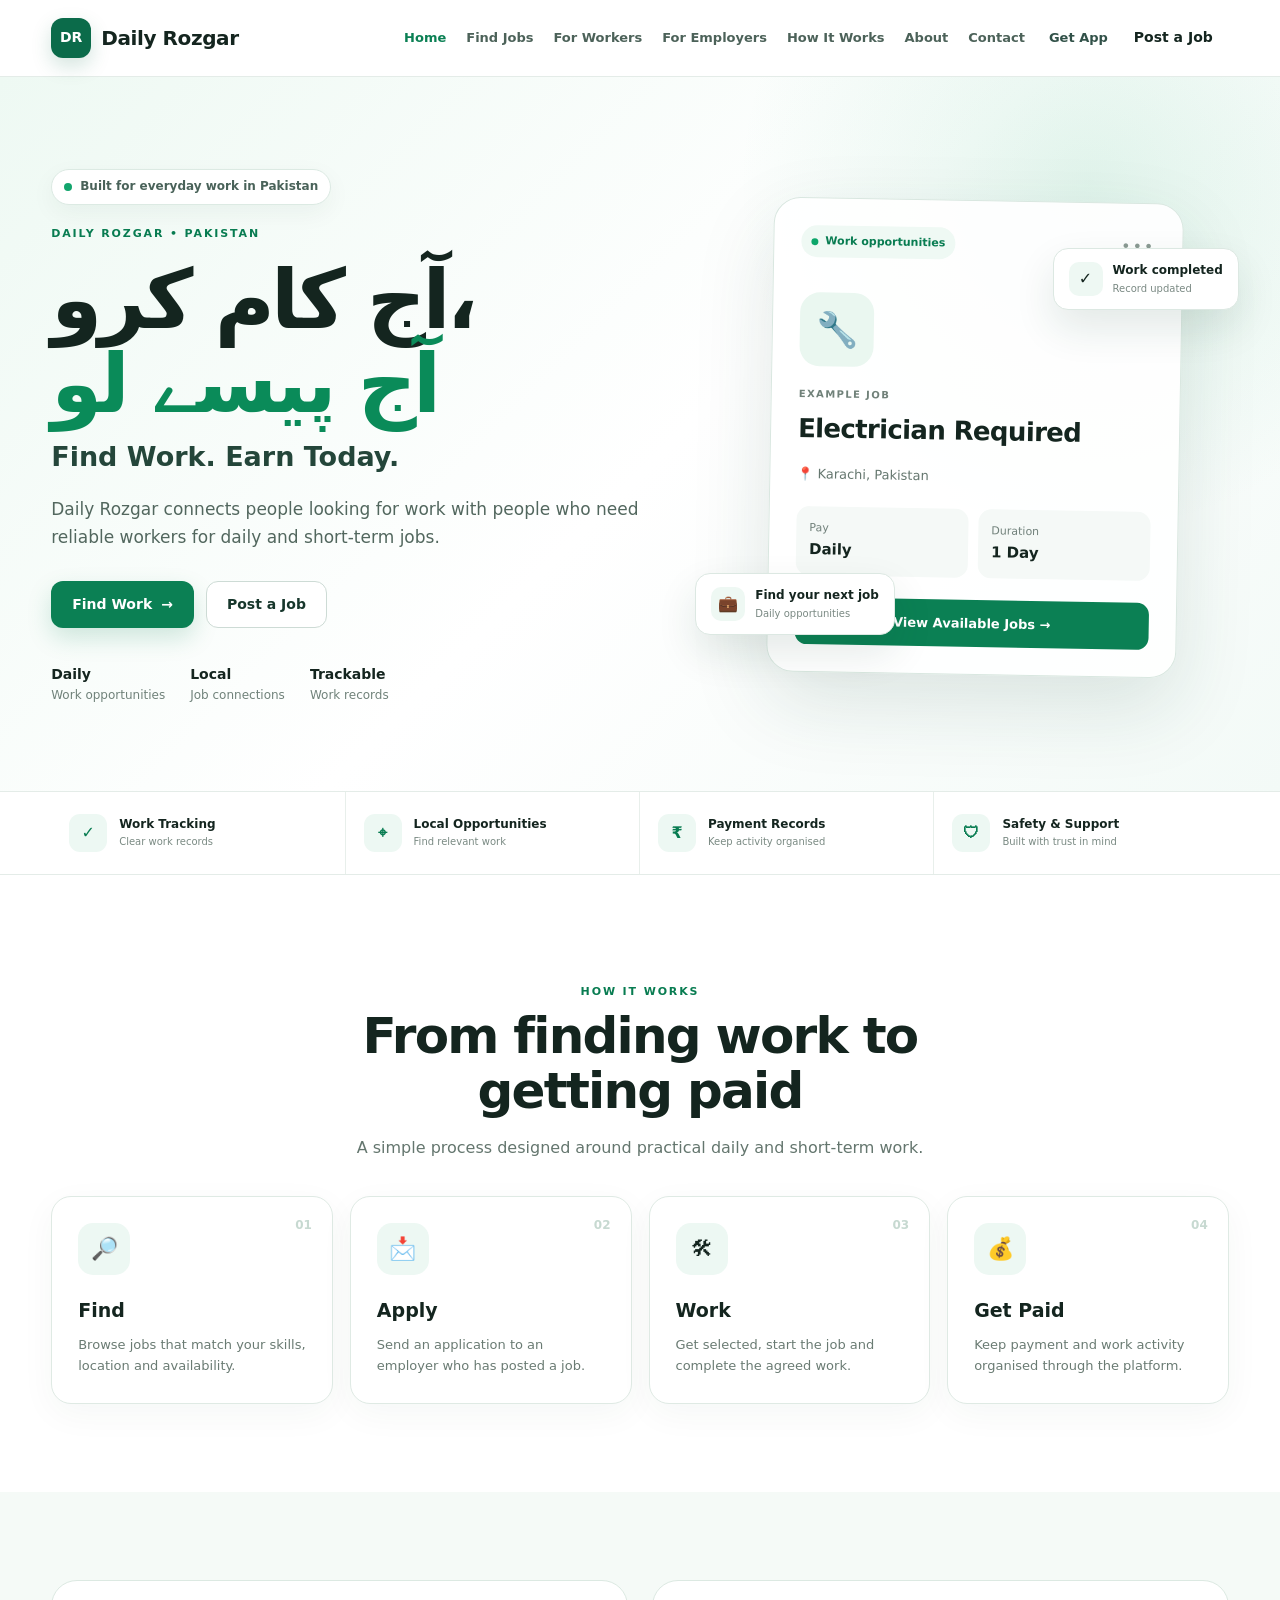
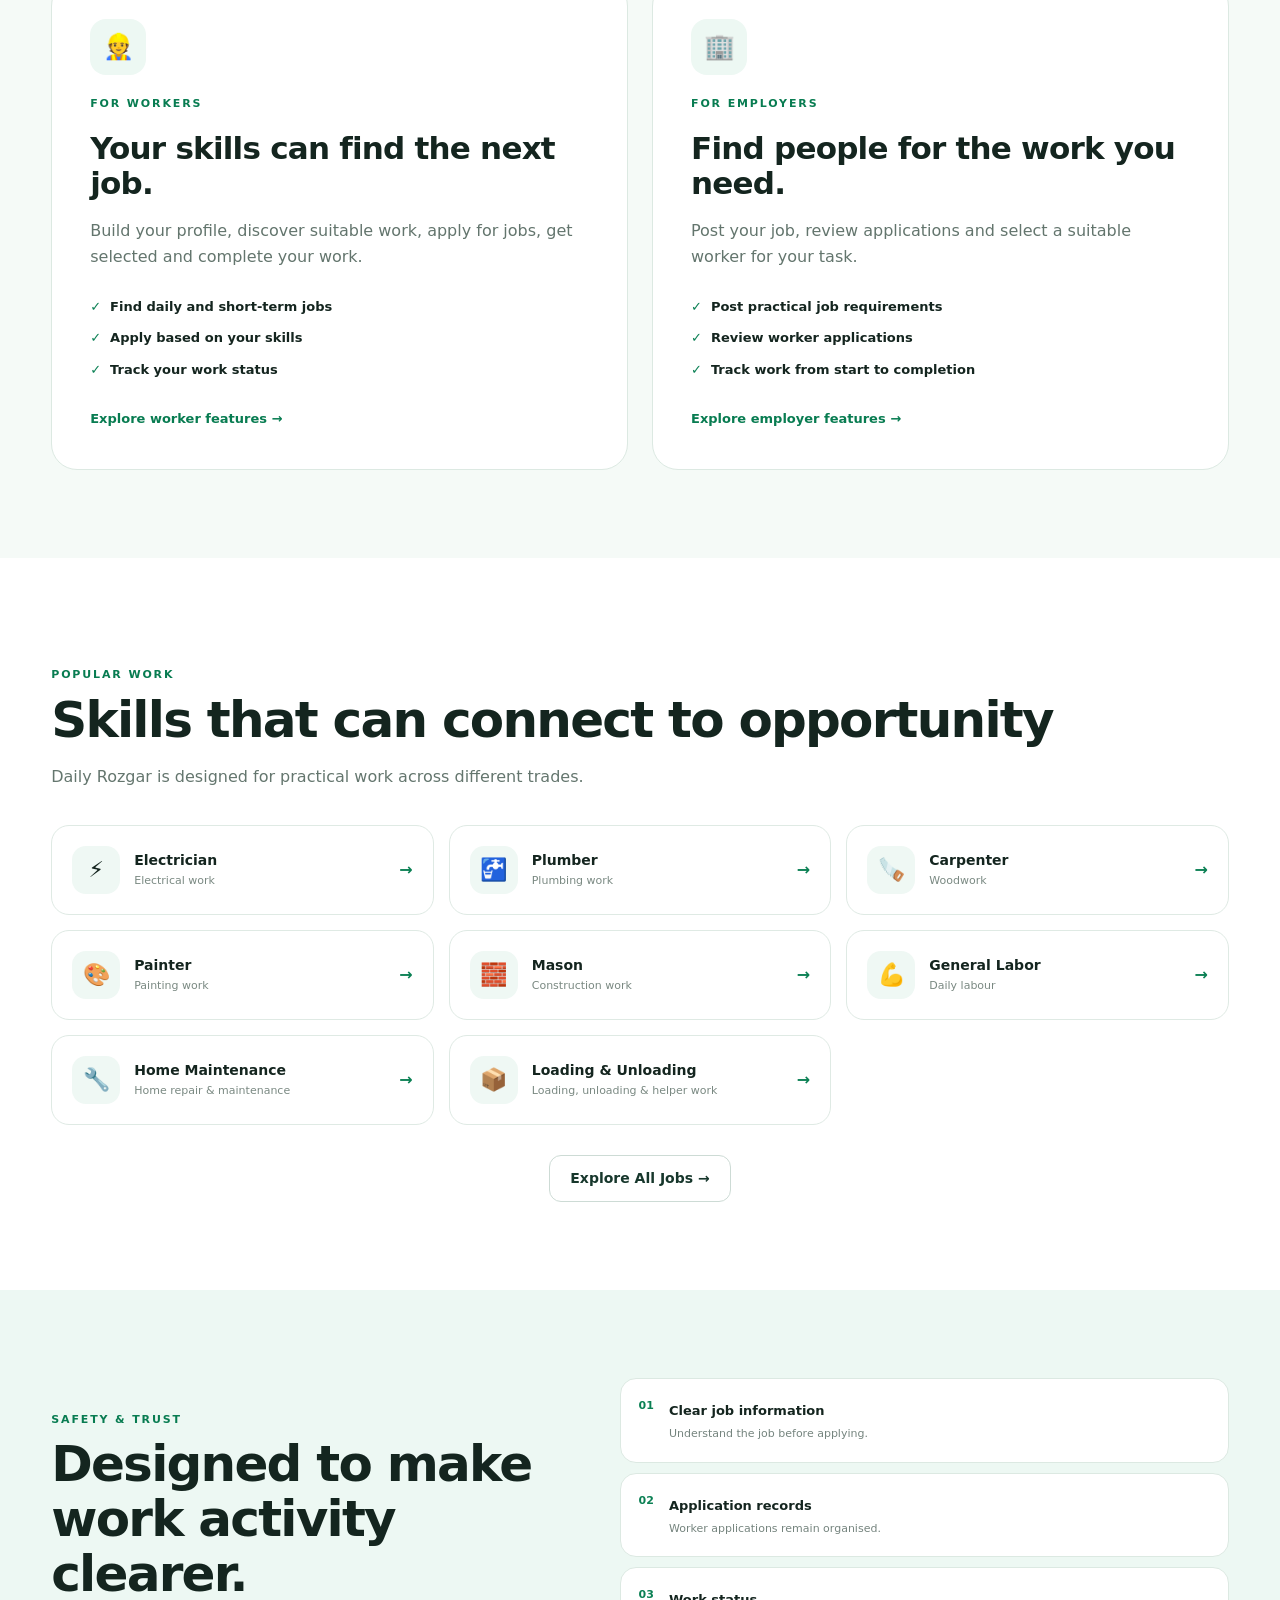
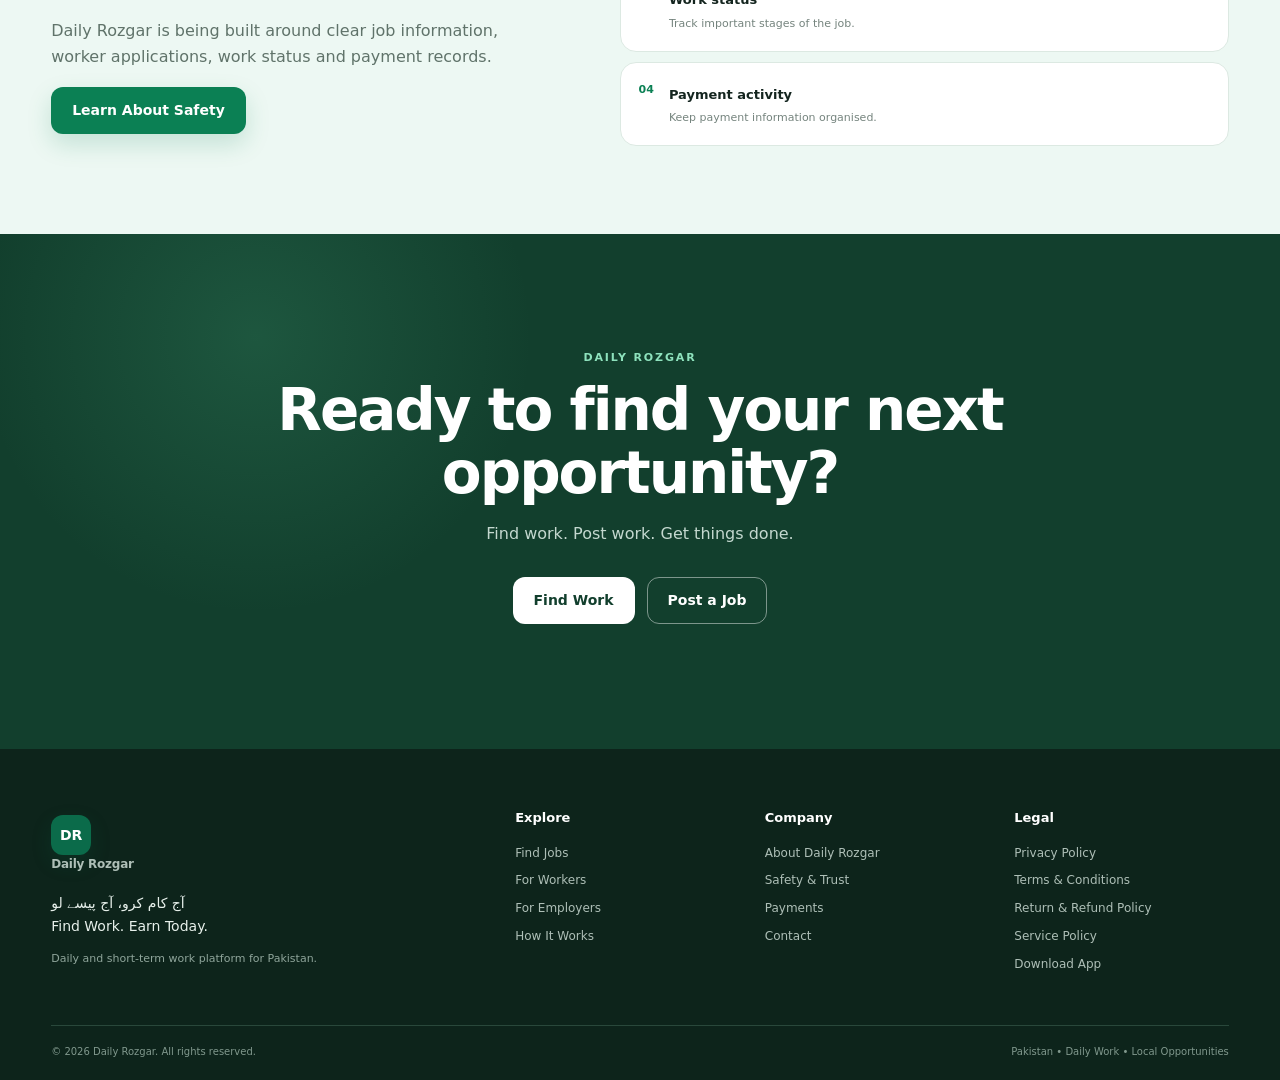
<file: index.html>
<!doctype html>
<html lang="en">
<head>
<meta charset="utf-8">
<meta name="viewport" content="width=device-width, initial-scale=1">
<meta name="description" content="Daily Rozgar connects workers with employers for daily and short-term work across Pakistan.">
<meta name="theme-color" content="#0b6b4a">
<title>Daily Rozgar — Find Work. Earn Today.</title>
<link rel="stylesheet" href="styles.css">
</head>

<body>

<header class="site-header">
  <div class="container nav">

    <a class="brand" href="index.html" aria-label="Daily Rozgar Home">
      <span class="brand-mark">DR</span>
      <span class="brand-name">Daily Rozgar</span>
    </a>

    <button class="menu" aria-label="Open navigation" aria-expanded="false">
      ☰
    </button>

    <nav aria-label="Main navigation">
      <a class="active" href="index.html">Home</a>
      <a href="jobs.html">Find Jobs</a>
      <a href="workers.html">For Workers</a>
      <a href="employers.html">For Employers</a>
      <a href="how-it-works.html">How It Works</a>
      <a href="about.html">About</a>
      <a href="contact.html">Contact</a>
    </nav>

    <div class="nav-actions">
      <a class="nav-login" href="download.html">Get App</a>
      <a class="btn nav-btn" href="employers.html">Post a Job</a>
    </div>

  </div>
</header>

<main>

<!-- HERO -->
<section class="hero">
  <div class="container hero-grid">

    <div class="hero-content">

      <div class="hero-badge">
        <span class="status-dot"></span>
        Built for everyday work in Pakistan
      </div>

      <p class="eyebrow">DAILY ROZGAR • PAKISTAN</p>

      <h1>
        آج کام کرو،
        <span>آج پیسے لو</span>
      </h1>

      <p class="hero-subtitle">
        Find Work. Earn Today.
      </p>

      <p class="hero-text">
        Daily Rozgar connects people looking for work with people who need
        reliable workers for daily and short-term jobs.
      </p>

      <div class="actions">
        <a class="btn primary" href="jobs.html">
          Find Work <span>→</span>
        </a>

        <a class="btn secondary" href="employers.html">
          Post a Job
        </a>
      </div>

      <div class="hero-trust">
        <div>
          <strong>Daily</strong>
          <span>Work opportunities</span>
        </div>

        <div>
          <strong>Local</strong>
          <span>Job connections</span>
        </div>

        <div>
          <strong>Trackable</strong>
          <span>Work records</span>
        </div>
      </div>

    </div>

    <div class="hero-visual">

      <div class="hero-main-card">

        <div class="hero-card-top">
          <span class="live-pill">
            <span></span> Work opportunities
          </span>

          <span class="card-more">•••</span>
        </div>

        <div class="work-icon">🔧</div>

        <p class="card-label">EXAMPLE JOB</p>

        <h2>Electrician Required</h2>

        <p class="card-location">
          📍 Karachi, Pakistan
        </p>

        <div class="job-info">
          <div>
            <span>Pay</span>
            <strong>Daily</strong>
          </div>

          <div>
            <span>Duration</span>
            <strong>1 Day</strong>
          </div>
        </div>

        <a href="jobs.html" class="card-button">
          View Available Jobs →
        </a>

      </div>

      <div class="floating-card floating-one">
        <span class="floating-icon">✓</span>
        <div>
          <strong>Work completed</strong>
          <small>Record updated</small>
        </div>
      </div>

      <div class="floating-card floating-two">
        <span class="floating-icon">💼</span>
        <div>
          <strong>Find your next job</strong>
          <small>Daily opportunities</small>
        </div>
      </div>

    </div>

  </div>
</section>


<!-- TRUST BAR -->
<section class="trust-bar">
  <div class="container trust-items">

    <div>
      <span class="trust-icon">✓</span>
      <div>
        <strong>Work Tracking</strong>
        <small>Clear work records</small>
      </div>
    </div>

    <div>
      <span class="trust-icon">⌖</span>
      <div>
        <strong>Local Opportunities</strong>
        <small>Find relevant work</small>
      </div>
    </div>

    <div>
      <span class="trust-icon">₹</span>
      <div>
        <strong>Payment Records</strong>
        <small>Keep activity organised</small>
      </div>
    </div>

    <div>
      <span class="trust-icon">🛡</span>
      <div>
        <strong>Safety & Support</strong>
        <small>Built with trust in mind</small>
      </div>
    </div>

  </div>
</section>


<!-- HOW IT WORKS -->
<section class="section">
  <div class="container">

    <div class="section-head center">
      <p class="eyebrow">HOW IT WORKS</p>
      <h2>From finding work to getting paid</h2>
      <p>
        A simple process designed around practical daily and short-term work.
      </p>
    </div>

    <div class="steps">

      <article class="step">
        <span class="step-number">01</span>
        <div class="step-icon">🔎</div>
        <h3>Find</h3>
        <p>
          Browse jobs that match your skills, location and availability.
        </p>
      </article>

      <article class="step">
        <span class="step-number">02</span>
        <div class="step-icon">📩</div>
        <h3>Apply</h3>
        <p>
          Send an application to an employer who has posted a job.
        </p>
      </article>

      <article class="step">
        <span class="step-number">03</span>
        <div class="step-icon">🛠</div>
        <h3>Work</h3>
        <p>
          Get selected, start the job and complete the agreed work.
        </p>
      </article>

      <article class="step">
        <span class="step-number">04</span>
        <div class="step-icon">💰</div>
        <h3>Get Paid</h3>
        <p>
          Keep payment and work activity organised through the platform.
        </p>
      </article>

    </div>

  </div>
</section>


<!-- WORKER / EMPLOYER -->
<section class="section section-soft">
  <div class="container two-col">

    <article class="audience-card worker-card">
      <div class="audience-icon">👷</div>
      <p class="eyebrow">FOR WORKERS</p>
      <h2>Your skills can find the next job.</h2>

      <p>
        Build your profile, discover suitable work, apply for jobs,
        get selected and complete your work.
      </p>

      <ul>
        <li>Find daily and short-term jobs</li>
        <li>Apply based on your skills</li>
        <li>Track your work status</li>
      </ul>

      <a class="text-link" href="workers.html">
        Explore worker features →
      </a>
    </article>


    <article class="audience-card employer-card">
      <div class="audience-icon">🏢</div>
      <p class="eyebrow">FOR EMPLOYERS</p>
      <h2>Find people for the work you need.</h2>

      <p>
        Post your job, review applications and select a suitable
        worker for your task.
      </p>

      <ul>
        <li>Post practical job requirements</li>
        <li>Review worker applications</li>
        <li>Track work from start to completion</li>
      </ul>

      <a class="text-link" href="employers.html">
        Explore employer features →
      </a>
    </article>

  </div>
</section>


<!-- CATEGORIES -->
<section class="section">
  <div class="container">

    <div class="section-head">
      <p class="eyebrow">POPULAR WORK</p>
      <h2>Skills that can connect to opportunity</h2>
      <p>
        Daily Rozgar is designed for practical work across different trades.
      </p>
    </div>

    <div class="category-grid">

      <a class="category-card" href="jobs.html">
        <span>⚡</span>
        <div>
          <strong>Electrician</strong>
          <small>Electrical work</small>
        </div>
        <b>→</b>
      </a>

      <a class="category-card" href="jobs.html">
        <span>🚰</span>
        <div>
          <strong>Plumber</strong>
          <small>Plumbing work</small>
        </div>
        <b>→</b>
      </a>

      <a class="category-card" href="jobs.html">
        <span>🪚</span>
        <div>
          <strong>Carpenter</strong>
          <small>Woodwork</small>
        </div>
        <b>→</b>
      </a>

      <a class="category-card" href="jobs.html">
        <span>🎨</span>
        <div>
          <strong>Painter</strong>
          <small>Painting work</small>
        </div>
        <b>→</b>
      </a>

      <a class="category-card" href="jobs.html">
        <span>🧱</span>
        <div>
          <strong>Mason</strong>
          <small>Construction work</small>
        </div>
        <b>→</b>
      </a>

      <a class="category-card" href="jobs.html">
        <span>💪</span>
        <div>
          <strong>General Labor</strong>
          <small>Daily labour</small>
        </div>
        <b>→</b>
      </a>

      <a class="category-card" href="jobs.html">
        <span>🔧</span>
        <div>
          <strong>Home Maintenance</strong>
          <small>Home repair & maintenance</small>
        </div>
        <b>→</b>
      </a>

      <a class="category-card" href="jobs.html">
        <span>📦</span>
        <div>
          <strong>Loading & Unloading</strong>
          <small>Loading, unloading & helper work</small>
        </div>
        <b>→</b>
      </a>

    </div>

    <div class="center-action">
      <a class="btn secondary" href="jobs.html">
        Explore All Jobs →
      </a>
    </div>

  </div>
</section>


<!-- SAFETY -->
<section class="section safety-section">
  <div class="container safety-grid">

    <div>
      <p class="eyebrow">SAFETY & TRUST</p>

      <h2>Designed to make work activity clearer.</h2>

      <p>
        Daily Rozgar is being built around clear job information,
        worker applications, work status and payment records.
      </p>

      <a class="btn primary" href="safety.html">
        Learn About Safety
      </a>
    </div>

    <div class="safety-list">

      <div>
        <span>01</span>
        <div>
          <strong>Clear job information</strong>
          <p>Understand the job before applying.</p>
        </div>
      </div>

      <div>
        <span>02</span>
        <div>
          <strong>Application records</strong>
          <p>Worker applications remain organised.</p>
        </div>
      </div>

      <div>
        <span>03</span>
        <div>
          <strong>Work status</strong>
          <p>Track important stages of the job.</p>
        </div>
      </div>

      <div>
        <span>04</span>
        <div>
          <strong>Payment activity</strong>
          <p>Keep payment information organised.</p>
        </div>
      </div>

    </div>

  </div>
</section>


<!-- FINAL CTA -->
<section class="final-cta">
  <div class="container">

    <p class="eyebrow">DAILY ROZGAR</p>

    <h2>Ready to find your next opportunity?</h2>

    <p>
      Find work. Post work. Get things done.
    </p>

    <div class="actions center-actions">
      <a class="btn light" href="jobs.html">Find Work</a>
      <a class="btn outline-light" href="employers.html">Post a Job</a>
    </div>

  </div>
</section>

</main>


<footer>

  <div class="container footer-grid">

    <div class="footer-brand">
      <a class="brand" href="index.html">
        <span class="brand-mark">DR</span>
        <span class="brand-name">Daily Rozgar</span>
      </a>

      <p>
        آج کام کرو، آج پیسے لو<br>
        Find Work. Earn Today.
      </p>

      <small>
        Daily and short-term work platform for Pakistan.
      </small>
    </div>

    <div>
      <h4>Explore</h4>
      <a href="jobs.html">Find Jobs</a>
      <a href="workers.html">For Workers</a>
      <a href="employers.html">For Employers</a>
      <a href="how-it-works.html">How It Works</a>
    </div>

    <div>
      <h4>Company</h4>
      <a href="about.html">About Daily Rozgar</a>
      <a href="safety.html">Safety & Trust</a>
      <a href="payments.html">Payments</a>
      <a href="contact.html">Contact</a>
    </div>

    <div>
      <h4>Legal</h4>
      <a href="privacy.html">Privacy Policy</a>
      <a href="terms.html">Terms & Conditions</a>
      <a href="refund.html">Return & Refund Policy</a>
      <a href="service-policy.html">Service Policy</a>
      <a href="download.html">Download App</a>
    </div>

  </div>

  <div class="container footer-bottom">

    <div>
      © 2026 Daily Rozgar. All rights reserved.
    </div>

    <div>
      Pakistan • Daily Work • Local Opportunities
    </div>

  </div>

</footer>

<script src="script.js"></script>

</body>
</html>
</file>
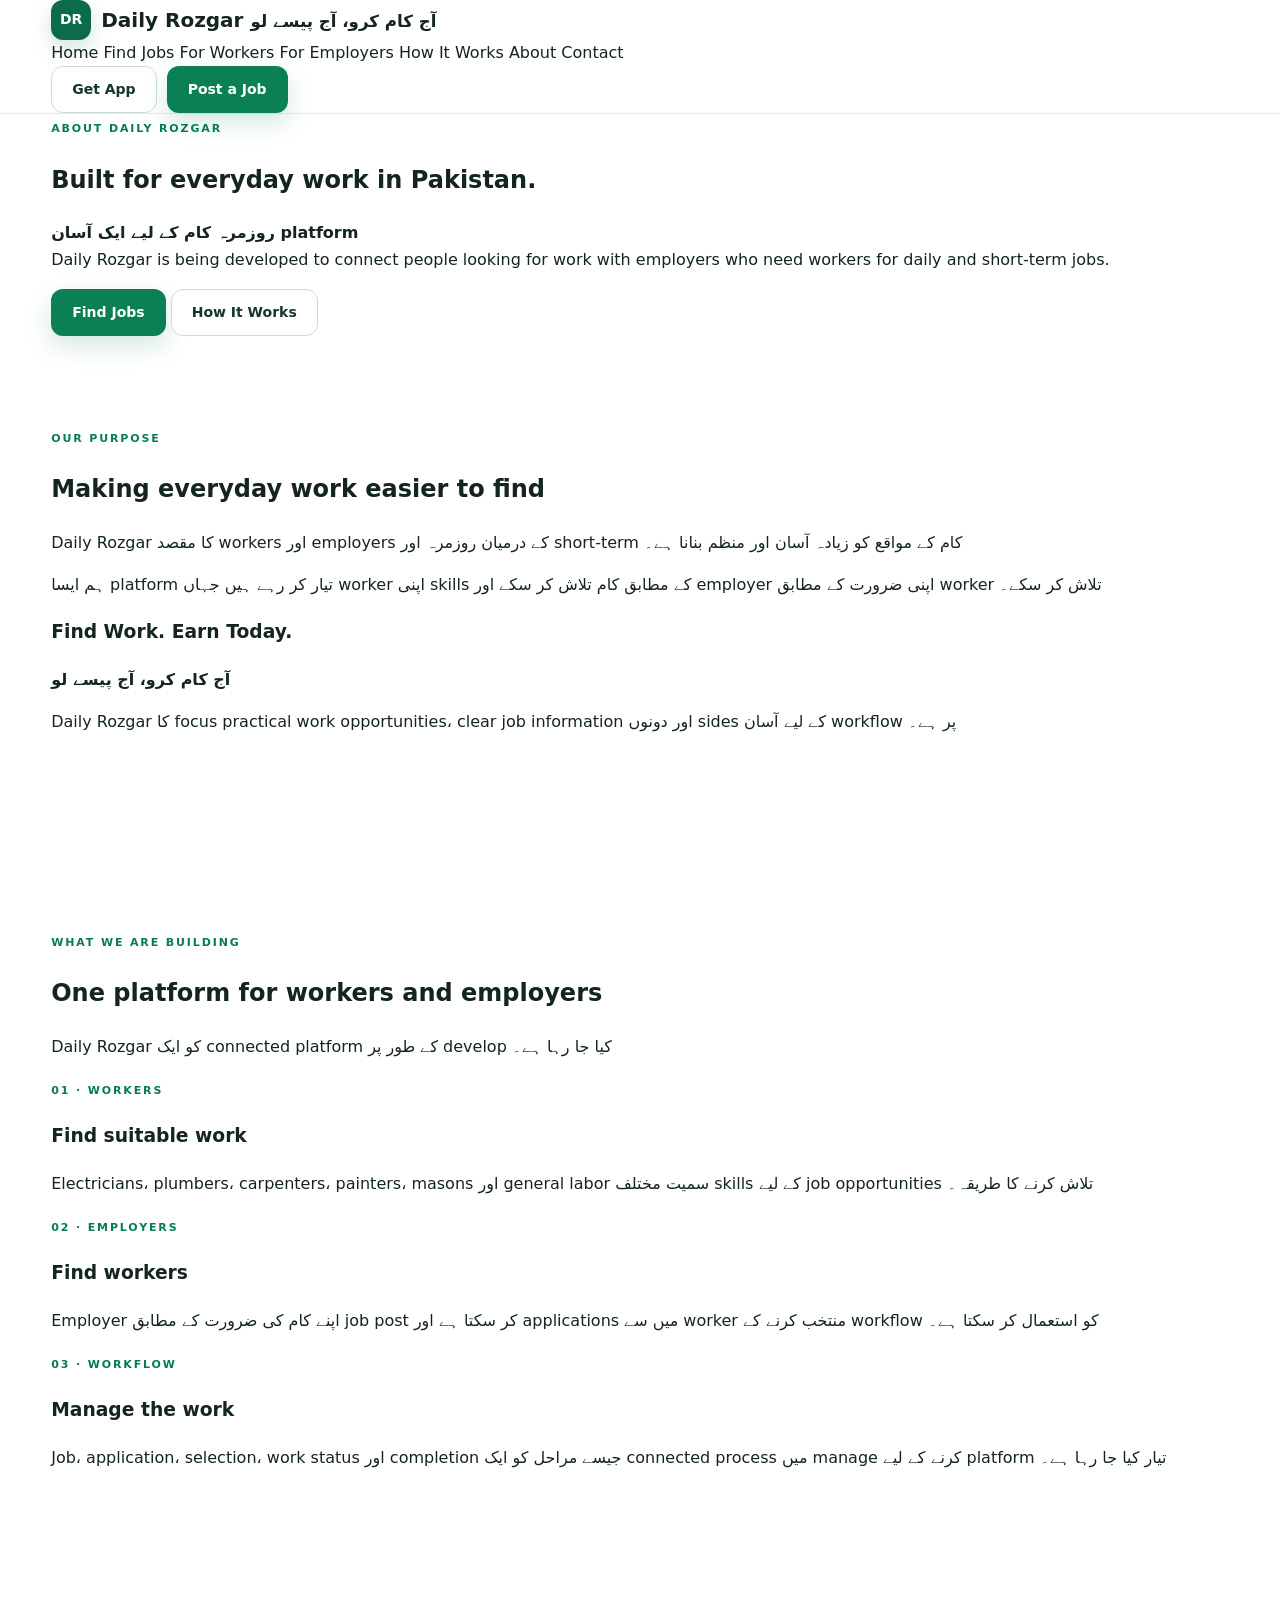
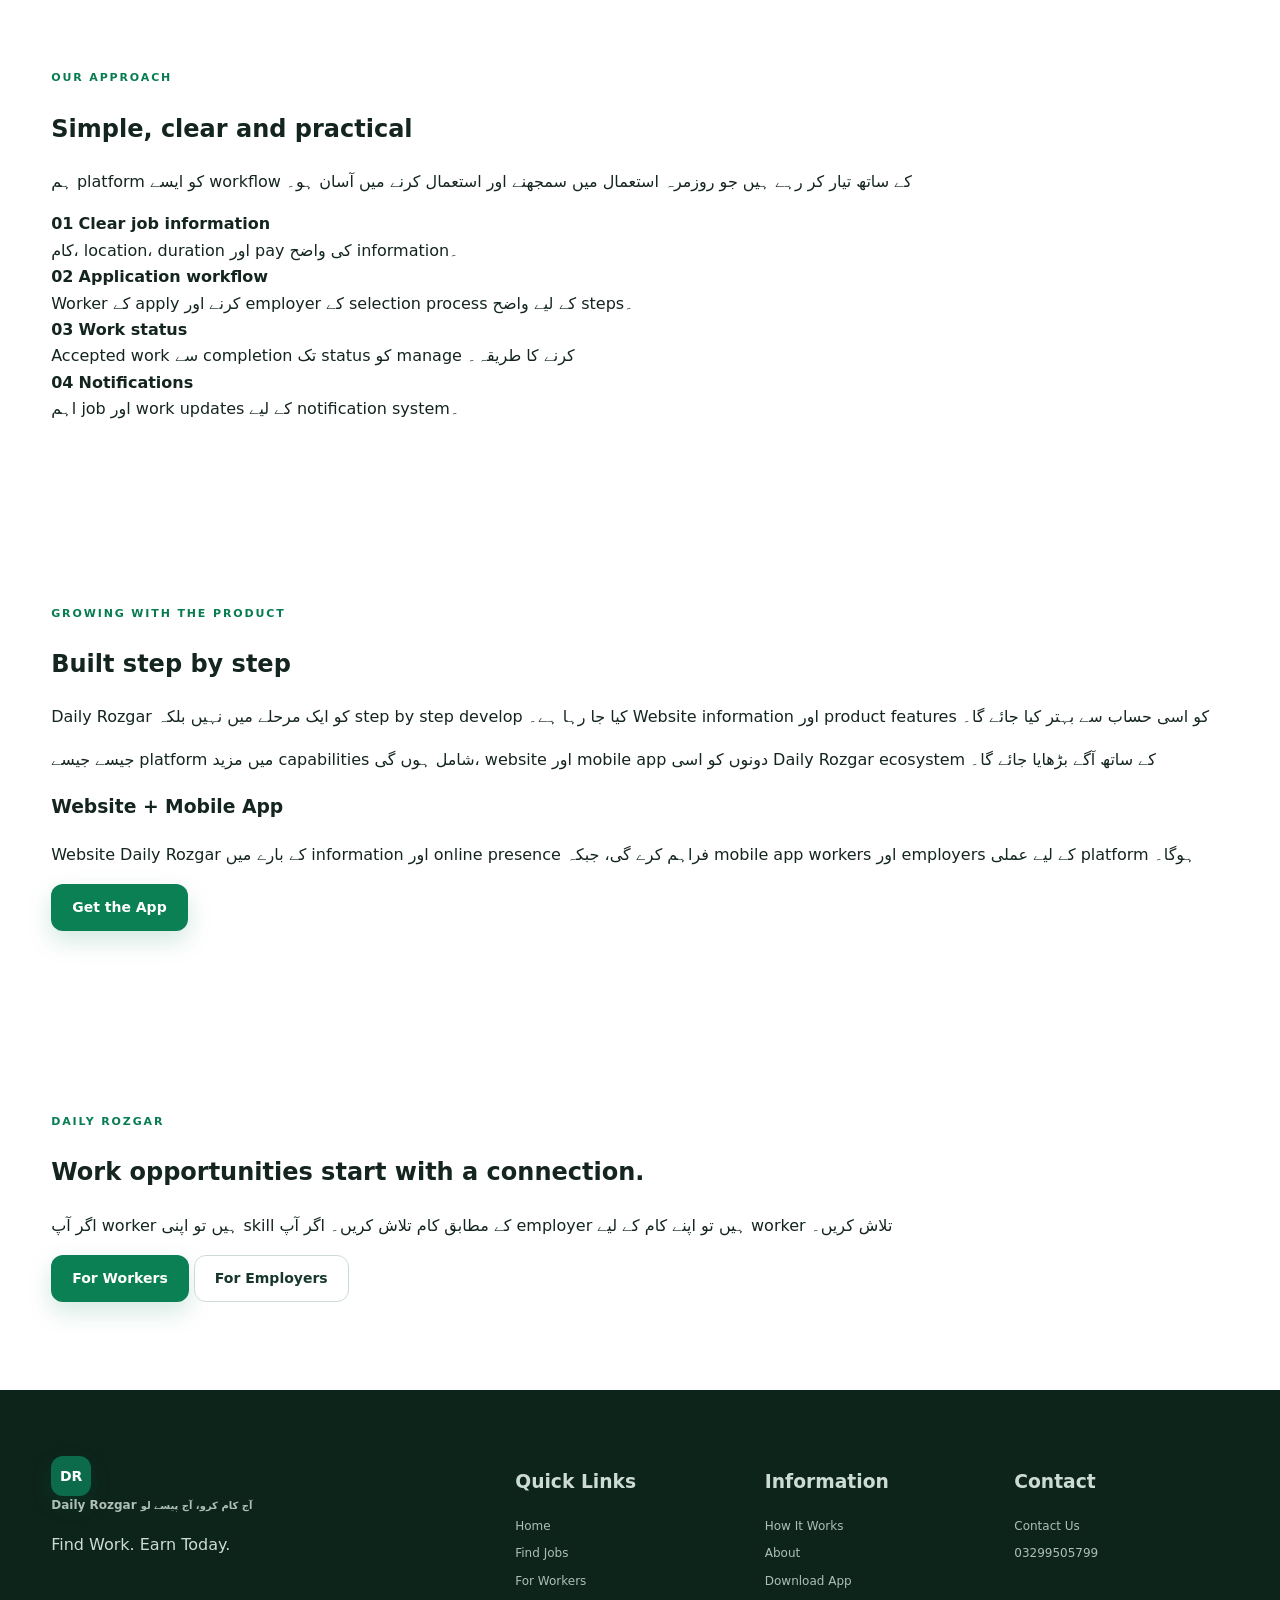
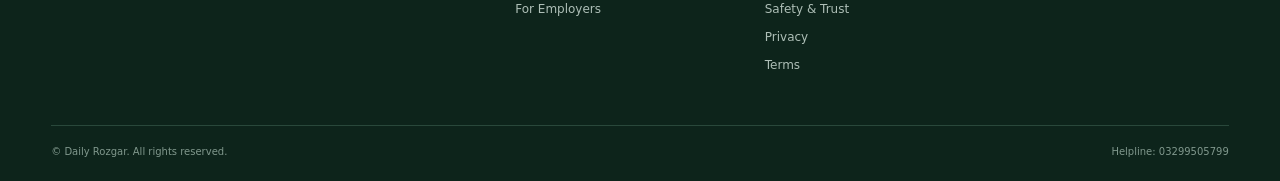
<file: about.html>
<!doctype html>
<html lang="en">
<head>
  <meta charset="utf-8">
  <meta name="viewport" content="width=device-width,initial-scale=1">
  <title>About Daily Rozgar — Find Work. Earn Today.</title>
  <link rel="stylesheet" href="styles.css">
</head>

<body>

<header class="site-header">
  <div class="container nav-wrap">
    <a class="brand" href="index.html">
      <span class="brand-mark">DR</span>
      <span>
        <strong>Daily Rozgar</strong>
        <small>آج کام کرو، آج پیسے لو</small>
      </span>
    </a>

    <nav class="main-nav">
      <a href="index.html">Home</a>
      <a href="jobs.html">Find Jobs</a>
      <a href="workers.html">For Workers</a>
      <a href="employers.html">For Employers</a>
      <a href="how-it-works.html">How It Works</a>
      <a href="about.html">About</a>
      <a href="contact.html">Contact</a>
    </nav>

    <div class="nav-actions">
      <a class="btn secondary" href="download.html">Get App</a>
      <a class="btn primary" href="employers.html">Post a Job</a>
    </div>
  </div>
</header>

<main>

  <section class="page-hero">
    <div class="container">
      <span class="eyebrow">ABOUT DAILY ROZGAR</span>

      <h1>Built for everyday work in Pakistan.</h1>

      <p class="lead">
        <strong>روزمرہ کام کے لیے ایک آسان platform</strong><br>
        Daily Rozgar is being developed to connect people looking for work
        with employers who need workers for daily and short-term jobs.
      </p>

      <div class="hero-actions">
        <a class="btn primary" href="jobs.html">Find Jobs</a>
        <a class="btn secondary" href="how-it-works.html">How It Works</a>
      </div>
    </div>
  </section>

  <section class="section">
    <div class="container split-section">

      <div>
        <span class="eyebrow">OUR PURPOSE</span>
        <h2>Making everyday work easier to find</h2>

        <p>
          Daily Rozgar کا مقصد workers اور employers کے درمیان روزمرہ اور
          short-term کام کے مواقع کو زیادہ آسان اور منظم بنانا ہے۔
        </p>

        <p>
          ہم ایسا platform تیار کر رہے ہیں جہاں worker اپنی skills کے مطابق
          کام تلاش کر سکے اور employer اپنی ضرورت کے مطابق worker تلاش کر سکے۔
        </p>
      </div>

      <div class="notice">
        <h3>Find Work. Earn Today.</h3>
        <p>
          <strong>آج کام کرو، آج پیسے لو</strong>
        </p>
        <p>
          Daily Rozgar کا focus practical work opportunities، clear job
          information اور دونوں sides کے لیے آسان workflow پر ہے۔
        </p>
      </div>

    </div>
  </section>

  <section class="section section-alt">
    <div class="container">

      <div class="section-heading">
        <span class="eyebrow">WHAT WE ARE BUILDING</span>
        <h2>One platform for workers and employers</h2>
        <p>
          Daily Rozgar کو ایک connected platform کے طور پر develop کیا جا رہا ہے۔
        </p>
      </div>

      <div class="cards-grid">

        <article class="info-card">
          <span class="eyebrow">01 · WORKERS</span>
          <h3>Find suitable work</h3>
          <p>
            Electricians، plumbers، carpenters، painters، masons اور general
            labor سمیت مختلف skills کے لیے job opportunities تلاش کرنے کا طریقہ۔
          </p>
        </article>

        <article class="info-card">
          <span class="eyebrow">02 · EMPLOYERS</span>
          <h3>Find workers</h3>
          <p>
            Employer اپنے کام کی ضرورت کے مطابق job post کر سکتا ہے اور
            applications میں سے worker منتخب کرنے کے workflow کو استعمال کر سکتا ہے۔
          </p>
        </article>

        <article class="info-card">
          <span class="eyebrow">03 · WORKFLOW</span>
          <h3>Manage the work</h3>
          <p>
            Job، application، selection، work status اور completion جیسے مراحل
            کو ایک connected process میں manage کرنے کے لیے platform تیار کیا جا رہا ہے۔
          </p>
        </article>

      </div>
    </div>
  </section>

  <section class="section">
    <div class="container">

      <div class="section-heading">
        <span class="eyebrow">OUR APPROACH</span>
        <h2>Simple, clear and practical</h2>
        <p>
          ہم platform کو ایسے workflow کے ساتھ تیار کر رہے ہیں جو روزمرہ استعمال
          میں سمجھنے اور استعمال کرنے میں آسان ہو۔
        </p>
      </div>

      <div class="feature-list">

        <div class="feature-item">
          <strong>01</strong>
          <span>
            <b>Clear job information</b><br>
            کام، location، duration اور pay کی واضح information۔
          </span>
        </div>

        <div class="feature-item">
          <strong>02</strong>
          <span>
            <b>Application workflow</b><br>
            Worker کے apply کرنے اور employer کے selection process کے لیے واضح steps۔
          </span>
        </div>

        <div class="feature-item">
          <strong>03</strong>
          <span>
            <b>Work status</b><br>
            Accepted work سے completion تک status کو manage کرنے کا طریقہ۔
          </span>
        </div>

        <div class="feature-item">
          <strong>04</strong>
          <span>
            <b>Notifications</b><br>
            اہم job اور work updates کے لیے notification system۔
          </span>
        </div>

      </div>
    </div>
  </section>

  <section class="section section-alt">
    <div class="container split-section">

      <div>
        <span class="eyebrow">GROWING WITH THE PRODUCT</span>
        <h2>Built step by step</h2>

        <p>
          Daily Rozgar کو ایک مرحلے میں نہیں بلکہ step by step develop کیا جا رہا ہے۔
          Website information اور product features کو اسی حساب سے بہتر کیا جائے گا۔
        </p>

        <p>
          جیسے جیسے platform میں مزید capabilities شامل ہوں گی، website اور
          mobile app دونوں کو اسی Daily Rozgar ecosystem کے ساتھ آگے بڑھایا جائے گا۔
        </p>
      </div>

      <div class="notice">
        <h3>Website + Mobile App</h3>
        <p>
          Website Daily Rozgar کے بارے میں information اور online presence فراہم
          کرے گی، جبکہ mobile app workers اور employers کے لیے عملی platform ہوگا۔
        </p>
        <a class="btn primary" href="download.html">Get the App</a>
      </div>

    </div>
  </section>

  <section class="section">
    <div class="container cta-box">

      <span class="eyebrow">DAILY ROZGAR</span>

      <h2>Work opportunities start with a connection.</h2>

      <p>
        اگر آپ worker ہیں تو اپنی skill کے مطابق کام تلاش کریں۔
        اگر آپ employer ہیں تو اپنے کام کے لیے worker تلاش کریں۔
      </p>

      <div class="hero-actions">
        <a class="btn primary" href="workers.html">For Workers</a>
        <a class="btn secondary" href="employers.html">For Employers</a>
      </div>

    </div>
  </section>

</main>

<footer class="site-footer">
  <div class="container footer-grid">

    <div>
      <a class="brand" href="index.html">
        <span class="brand-mark">DR</span>
        <span>
          <strong>Daily Rozgar</strong>
          <small>آج کام کرو، آج پیسے لو</small>
        </span>
      </a>

      <p>Find Work. Earn Today.</p>
    </div>

    <div>
      <h3>Quick Links</h3>
      <a href="index.html">Home</a>
      <a href="jobs.html">Find Jobs</a>
      <a href="workers.html">For Workers</a>
      <a href="employers.html">For Employers</a>
    </div>

    <div>
      <h3>Information</h3>
      <a href="how-it-works.html">How It Works</a>
      <a href="about.html">About</a>
      <a href="download.html">Download App</a>
      <a href="safety.html">Safety & Trust</a>
      <a href="privacy.html">Privacy</a>
      <a href="terms.html">Terms</a>
    </div>

    <div>
      <h3>Contact</h3>
      <a href="contact.html">Contact Us</a>
      <a href="tel:+923299505799">03299505799</a>
    </div>

  </div>

  <div class="container footer-bottom">
    <span>© Daily Rozgar. All rights reserved.</span>
    <span>
      Helpline:
      <a href="tel:+923299505799">03299505799</a>
    </span>
  </div>
</footer>

<script src="script.js"></script>

</body>
</html>
</file>
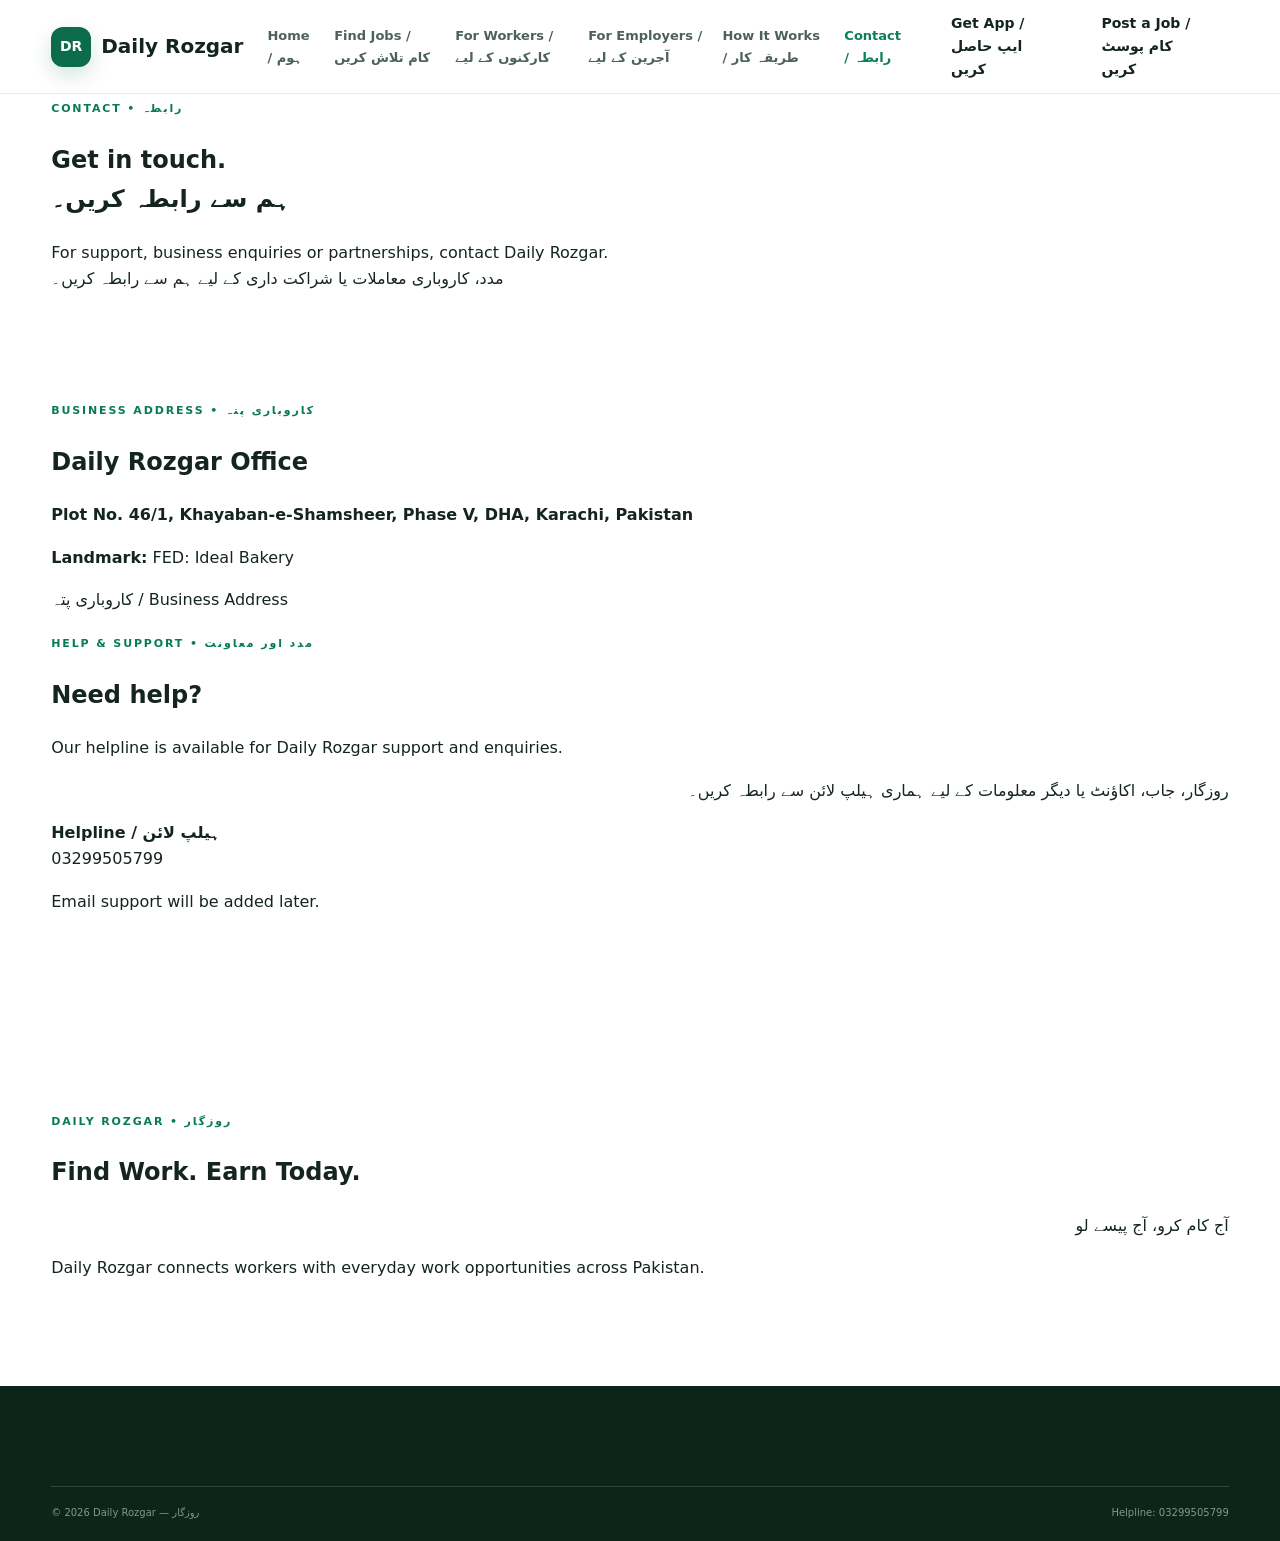
<file: contact.html>
<!doctype html>
<html lang="en">
<head>
  <meta charset="utf-8">
  <meta name="viewport" content="width=device-width, initial-scale=1">
  <title>Contact — Daily Rozgar</title>
  <meta name="description" content="Contact Daily Rozgar for support, business enquiries and partnerships. رابطہ کریں۔">
  <link rel="stylesheet" href="styles.css">
</head>

<body>

<header class="site-header">
  <div class="container nav">
    <a class="brand" href="index.html">
      <span class="brand-mark">DR</span>
      <span>Daily Rozgar</span>
    </a>

    <button class="menu" aria-label="Open menu">☰</button>

    <nav>
      <a href="index.html">Home / ہوم</a>
      <a href="jobs.html">Find Jobs / کام تلاش کریں</a>
      <a href="workers.html">For Workers / کارکنوں کے لیے</a>
      <a href="employers.html">For Employers / آجرین کے لیے</a>
      <a href="how-it-works.html">How It Works / طریقہ کار</a>
      <a class="active" href="contact.html">Contact / رابطہ</a>
    </nav>

    <div class="nav-actions">
      <a class="btn btn-primary" href="download.html">Get App / ایپ حاصل کریں</a>
      <a class="btn btn-dark" href="employers.html">Post a Job / کام پوسٹ کریں</a>
    </div>
  </div>
</header>

<main>

  <section class="page-hero">
    <div class="container">
      <span class="eyebrow">CONTACT • رابطہ</span>
      <h1>Get in touch.<br><span>ہم سے رابطہ کریں۔</span></h1>
      <p>
        For support, business enquiries or partnerships, contact Daily Rozgar.
        <br>
        مدد، کاروباری معاملات یا شراکت داری کے لیے ہم سے رابطہ کریں۔
      </p>
    </div>
  </section>

  <section class="section">
    <div class="container contact-grid">

      <div class="panel">
        <span class="eyebrow">BUSINESS ADDRESS • کاروباری پتہ</span>
        <h2>Daily Rozgar Office</h2>

        <p>
          <strong>Plot No. 46/1, Khayaban-e-Shamsheer, Phase V, DHA, Karachi, Pakistan</strong>
        </p>

        <p>
          <strong>Landmark:</strong> FED: Ideal Bakery
        </p>

        <p class="muted">
          کاروباری پتہ / Business Address
        </p>
      </div>

      <div class="panel">
        <span class="eyebrow">HELP & SUPPORT • مدد اور معاونت</span>
        <h2>Need help?</h2>

        <p>
          Our helpline is available for Daily Rozgar support and enquiries.
        </p>

        <p dir="rtl">
          روزگار، جاب، اکاؤنٹ یا دیگر معلومات کے لیے ہماری ہیلپ لائن سے رابطہ کریں۔
        </p>

        <p>
          <strong>Helpline / ہیلپ لائن</strong><br>
          <a href="tel:+923299505799" class="contact-phone">
            03299505799
          </a>
        </p>

        <p class="muted">
          Email support will be added later.
        </p>
      </div>

    </div>
  </section>

  <section class="section">
    <div class="container">
      <div class="panel contact-note">
        <span class="eyebrow">DAILY ROZGAR • روزگار</span>
        <h2>Find Work. Earn Today.</h2>
        <p dir="rtl">
          آج کام کرو، آج پیسے لو
        </p>
        <p>
          Daily Rozgar connects workers with everyday work opportunities
          across Pakistan.
        </p>
      </div>
    </div>
  </section>

</main>

<footer class="simple-footer">
  <div class="container">
    <div class="footer-bottom">
      <span>© 2026 Daily Rozgar — روزگار</span>
      <span>Helpline: <a href="tel:+923299505799">03299505799</a></span>
    </div>
  </div>
</footer>

<script src="script.js"></script>
</body>
</html>
</file>
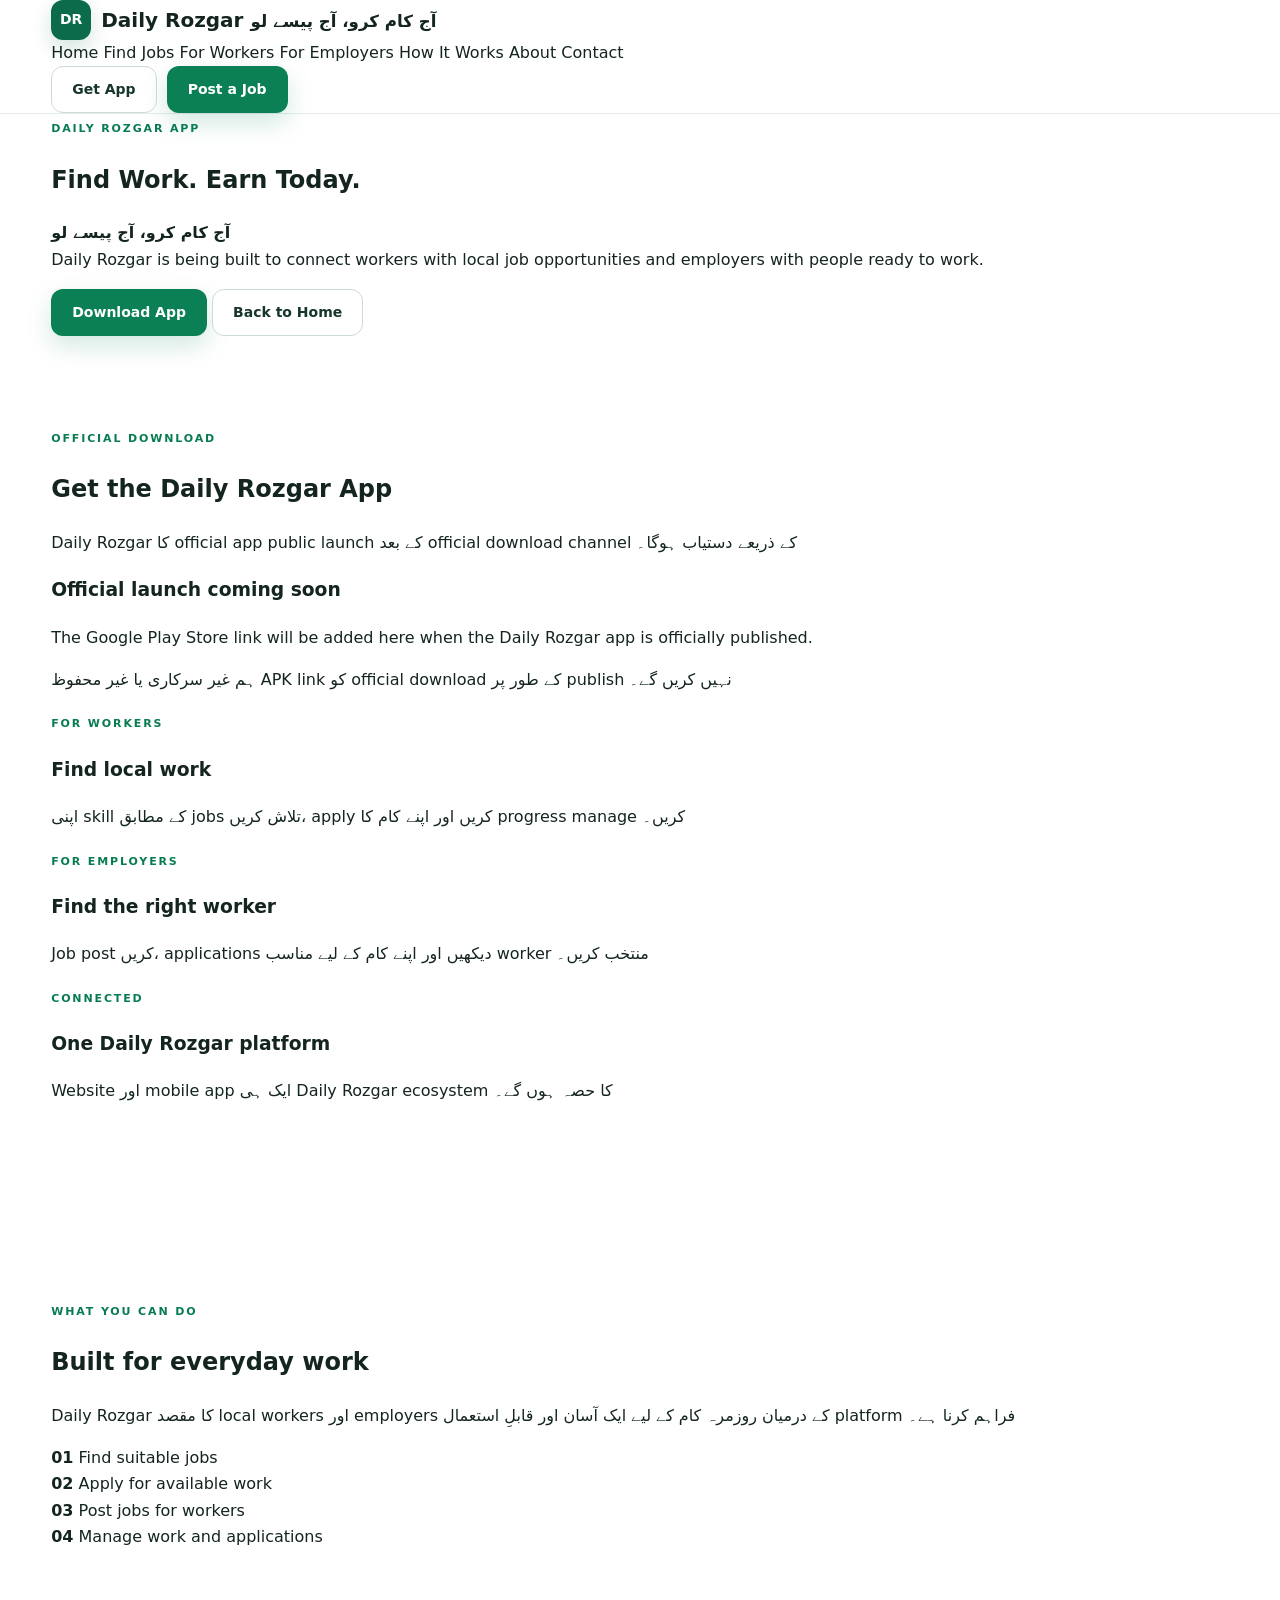
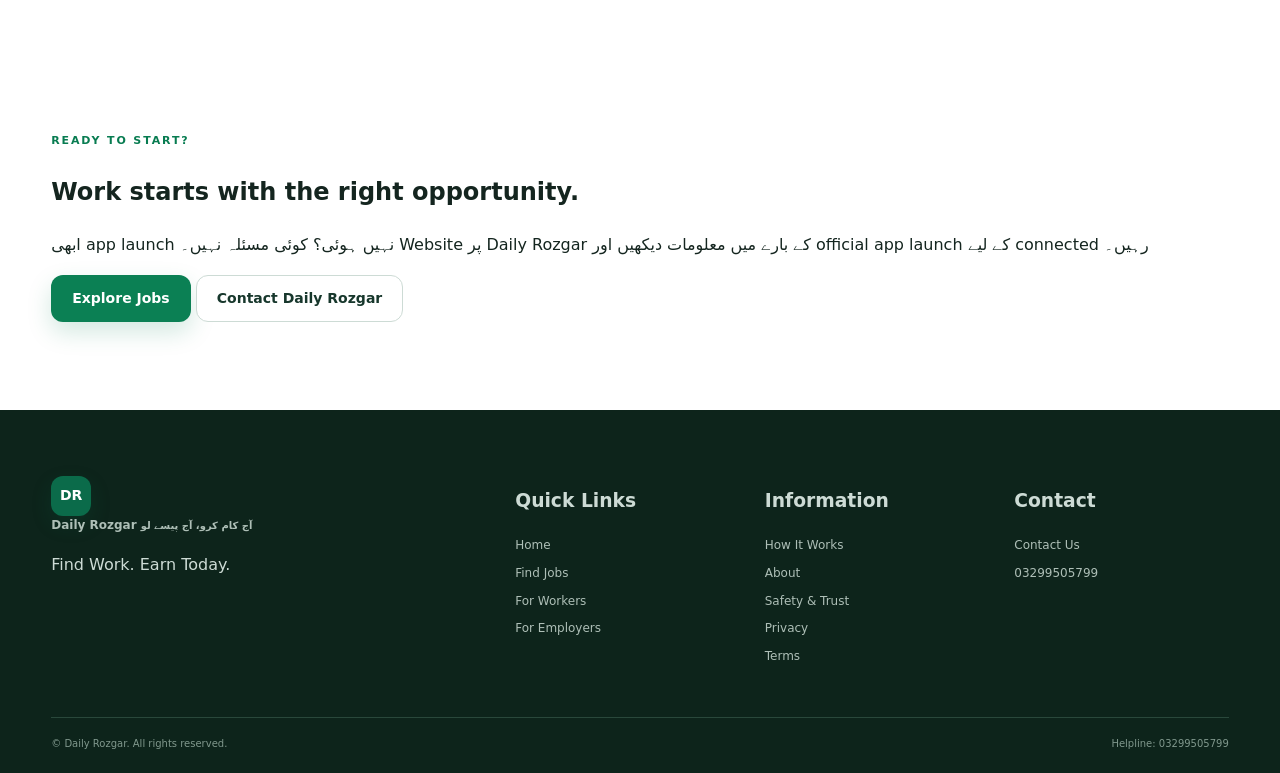
<file: download.html>
<!doctype html>
<html lang="en">
<head>
  <meta charset="utf-8">
  <meta name="viewport" content="width=device-width,initial-scale=1">
  <title>Download App — Daily Rozgar</title>
  <link rel="stylesheet" href="styles.css">
</head>

<body>

<header class="site-header">
  <div class="container nav-wrap">
    <a class="brand" href="index.html">
      <span class="brand-mark">DR</span>
      <span>
        <strong>Daily Rozgar</strong>
        <small>آج کام کرو، آج پیسے لو</small>
      </span>
    </a>

    <nav class="main-nav">
      <a href="index.html">Home</a>
      <a href="jobs.html">Find Jobs</a>
      <a href="workers.html">For Workers</a>
      <a href="employers.html">For Employers</a>
      <a href="how-it-works.html">How It Works</a>
      <a href="about.html">About</a>
      <a href="contact.html">Contact</a>
    </nav>

    <div class="nav-actions">
      <a class="btn secondary" href="download.html">Get App</a>
      <a class="btn primary" href="employers.html">Post a Job</a>
    </div>
  </div>
</header>

<main>

  <section class="page-hero">
    <div class="container">
      <span class="eyebrow">DAILY ROZGAR APP</span>

      <h1>Find Work. Earn Today.</h1>

      <p class="lead">
        <strong>آج کام کرو، آج پیسے لو</strong><br>
        Daily Rozgar is being built to connect workers with local job opportunities
        and employers with people ready to work.
      </p>

      <div class="hero-actions">
        <a class="btn primary" href="#download">Download App</a>
        <a class="btn secondary" href="index.html">Back to Home</a>
      </div>
    </div>
  </section>

  <section id="download" class="section">
    <div class="container">

      <div class="section-heading">
        <span class="eyebrow">OFFICIAL DOWNLOAD</span>
        <h2>Get the Daily Rozgar App</h2>
        <p>
          Daily Rozgar کا official app public launch کے بعد official download
          channel کے ذریعے دستیاب ہوگا۔
        </p>
      </div>

      <div class="notice">
        <h3>Official launch coming soon</h3>
        <p>
          The Google Play Store link will be added here when the Daily Rozgar app
          is officially published.
        </p>
        <p>
          ہم غیر سرکاری یا غیر محفوظ APK link کو official download کے طور پر
          publish نہیں کریں گے۔
        </p>
      </div>

      <div class="cards-grid">

        <article class="info-card">
          <span class="eyebrow">FOR WORKERS</span>
          <h3>Find local work</h3>
          <p>
            اپنی skill کے مطابق jobs تلاش کریں، apply کریں اور اپنے کام کا
            progress manage کریں۔
          </p>
        </article>

        <article class="info-card">
          <span class="eyebrow">FOR EMPLOYERS</span>
          <h3>Find the right worker</h3>
          <p>
            Job post کریں، applications دیکھیں اور اپنے کام کے لیے مناسب worker
            منتخب کریں۔
          </p>
        </article>

        <article class="info-card">
          <span class="eyebrow">CONNECTED</span>
          <h3>One Daily Rozgar platform</h3>
          <p>
            Website اور mobile app ایک ہی Daily Rozgar ecosystem کا حصہ ہوں گے۔
          </p>
        </article>

      </div>
    </div>
  </section>

  <section class="section section-alt">
    <div class="container split-section">

      <div>
        <span class="eyebrow">WHAT YOU CAN DO</span>
        <h2>Built for everyday work</h2>
        <p>
          Daily Rozgar کا مقصد local workers اور employers کے درمیان روزمرہ
          کام کے لیے ایک آسان اور قابلِ استعمال platform فراہم کرنا ہے۔
        </p>
      </div>

      <div class="feature-list">
        <div class="feature-item">
          <strong>01</strong>
          <span>Find suitable jobs</span>
        </div>

        <div class="feature-item">
          <strong>02</strong>
          <span>Apply for available work</span>
        </div>

        <div class="feature-item">
          <strong>03</strong>
          <span>Post jobs for workers</span>
        </div>

        <div class="feature-item">
          <strong>04</strong>
          <span>Manage work and applications</span>
        </div>
      </div>

    </div>
  </section>

  <section class="section">
    <div class="container cta-box">
      <span class="eyebrow">READY TO START?</span>
      <h2>Work starts with the right opportunity.</h2>
      <p>
        ابھی app launch نہیں ہوئی؟ کوئی مسئلہ نہیں۔ Website پر Daily Rozgar
        کے بارے میں معلومات دیکھیں اور official app launch کے لیے connected رہیں۔
      </p>

      <div class="hero-actions">
        <a class="btn primary" href="jobs.html">Explore Jobs</a>
        <a class="btn secondary" href="contact.html">Contact Daily Rozgar</a>
      </div>
    </div>
  </section>

</main>

<footer class="site-footer">
  <div class="container footer-grid">

    <div>
      <a class="brand" href="index.html">
        <span class="brand-mark">DR</span>
        <span>
          <strong>Daily Rozgar</strong>
          <small>آج کام کرو، آج پیسے لو</small>
        </span>
      </a>
      <p>
        Find Work. Earn Today.
      </p>
    </div>

    <div>
      <h3>Quick Links</h3>
      <a href="index.html">Home</a>
      <a href="jobs.html">Find Jobs</a>
      <a href="workers.html">For Workers</a>
      <a href="employers.html">For Employers</a>
    </div>

    <div>
      <h3>Information</h3>
      <a href="how-it-works.html">How It Works</a>
      <a href="about.html">About</a>
      <a href="safety.html">Safety & Trust</a>
      <a href="privacy.html">Privacy</a>
      <a href="terms.html">Terms</a>
    </div>

    <div>
      <h3>Contact</h3>
      <a href="contact.html">Contact Us</a>
      <a href="tel:+923299505799">03299505799</a>
    </div>

  </div>

  <div class="container footer-bottom">
    <span>© Daily Rozgar. All rights reserved.</span>
    <span>Helpline: <a href="tel:+923299505799">03299505799</a></span>
  </div>
</footer>

<script src="script.js"></script>

</body>
</html>
</file>
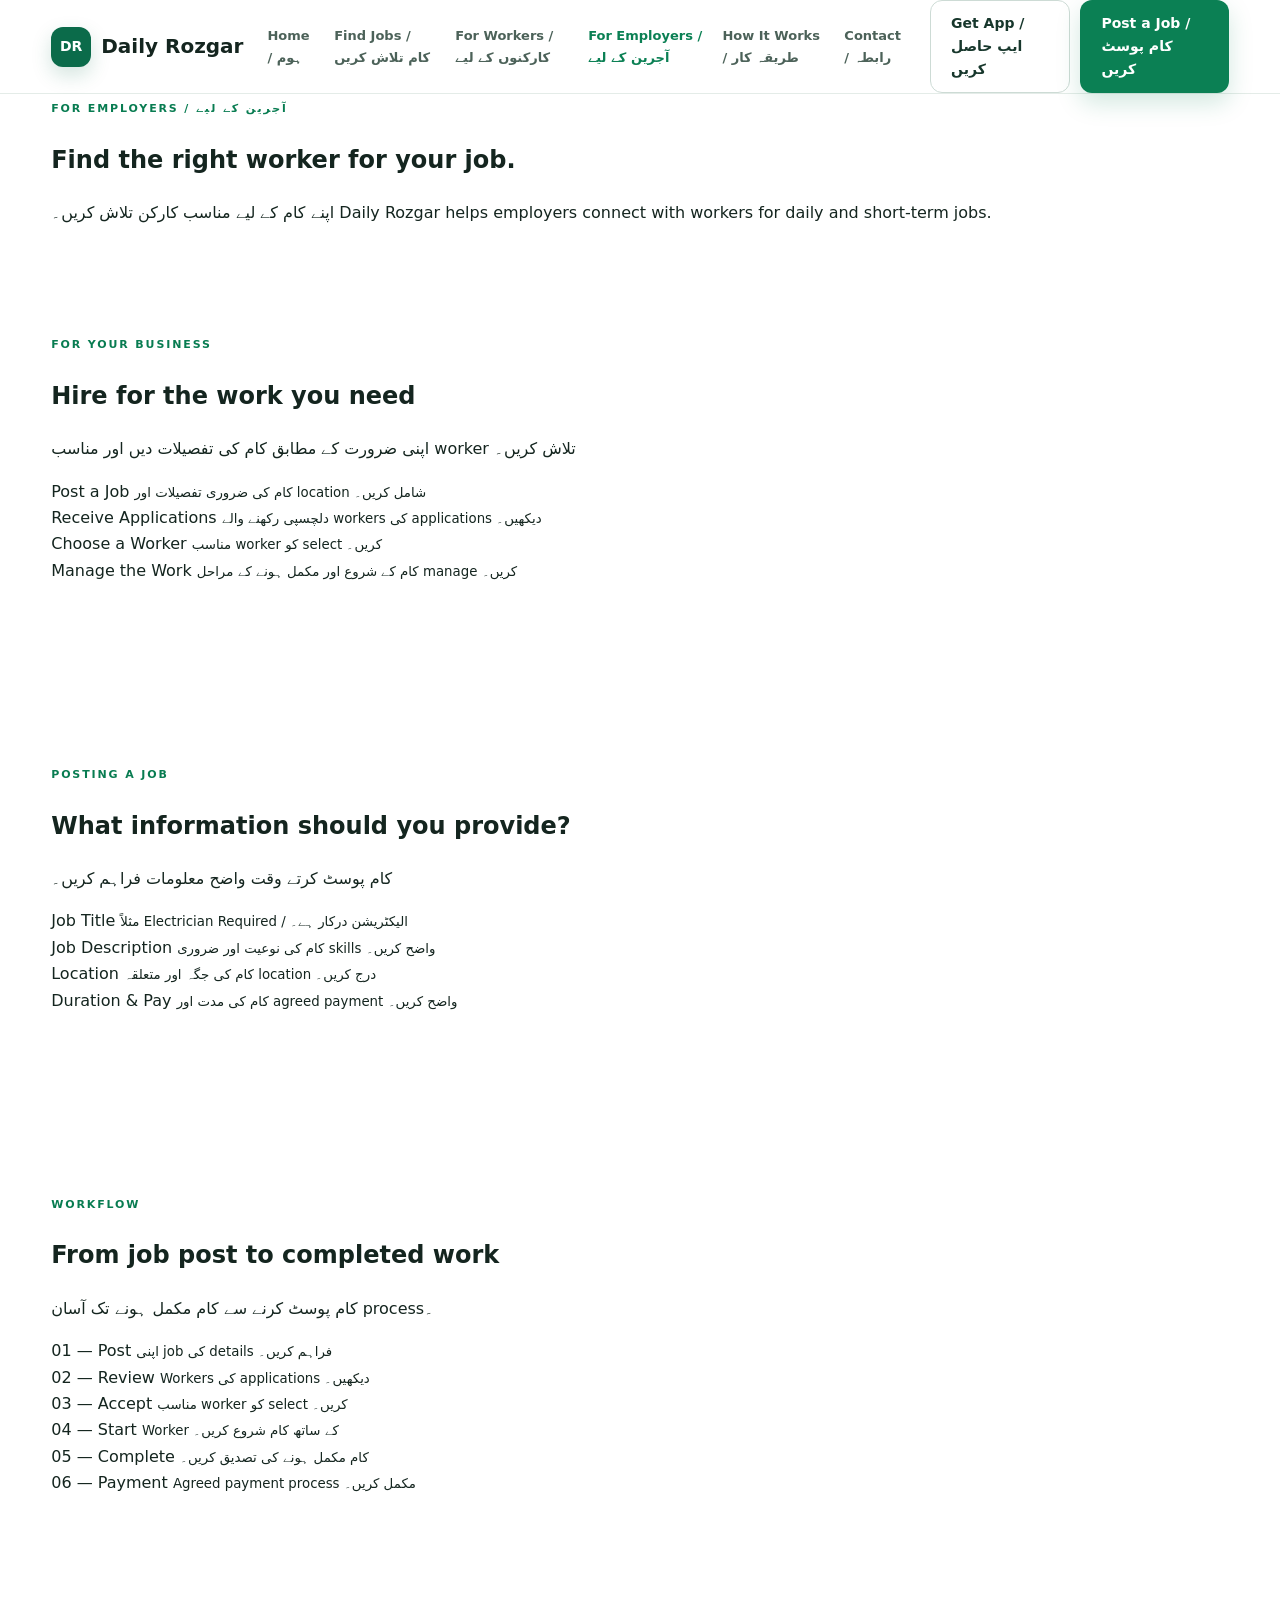
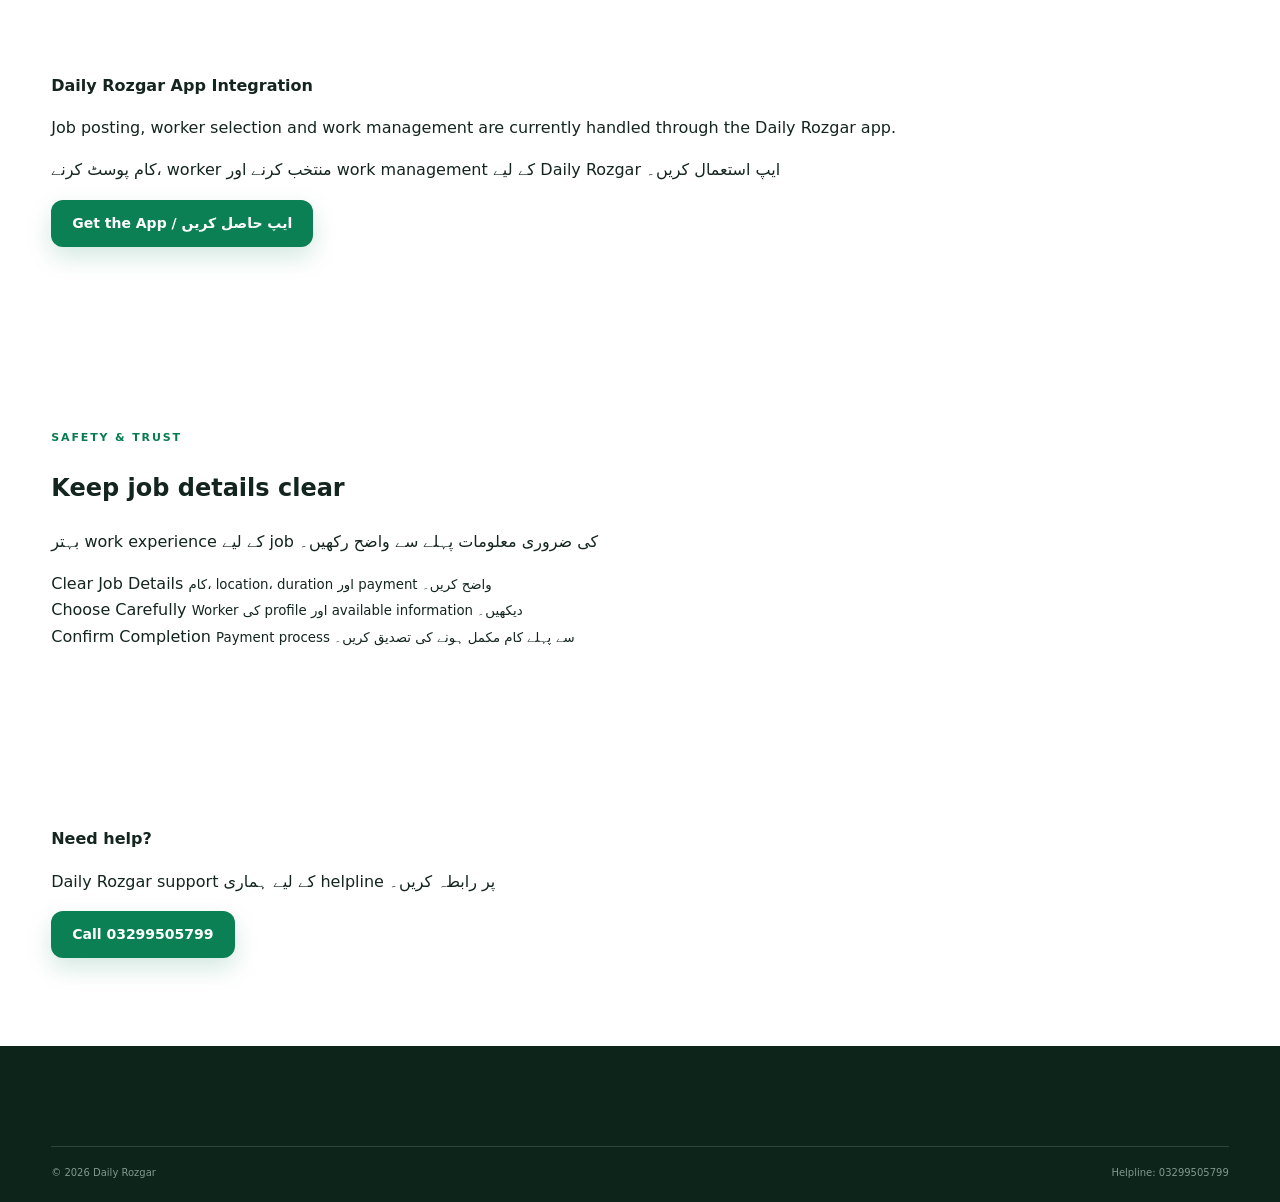
<file: employers.html>
<!doctype html>
<html lang="en">
<head>
<meta charset="utf-8">
<meta name="viewport" content="width=device-width,initial-scale=1">
<title>For Employers — Daily Rozgar</title>
<link rel="stylesheet" href="styles.css">
</head>

<body>

<header class="site-header">
  <div class="container nav">
    <a class="brand" href="index.html">
      <span class="brand-mark">DR</span>
      <span>Daily Rozgar</span>
    </a>

    <button class="menu">☰</button>

    <nav>
      <a href="index.html">Home / ہوم</a>
      <a href="jobs.html">Find Jobs / کام تلاش کریں</a>
      <a href="workers.html">For Workers / کارکنوں کے لیے</a>
      <a class="active" href="employers.html">For Employers / آجرین کے لیے</a>
      <a href="how-it-works.html">How It Works / طریقہ کار</a>
      <a href="contact.html">Contact / رابطہ</a>
    </nav>

    <div class="nav-actions">
      <a class="btn secondary" href="download.html">Get App / ایپ حاصل کریں</a>
      <a class="btn primary" href="employers.html">Post a Job / کام پوسٹ کریں</a>
    </div>
  </div>
</header>

<main>

<section class="page-hero">
  <div class="container">
    <span class="eyebrow">FOR EMPLOYERS / آجرین کے لیے</span>
    <h1>Find the right worker for your job.</h1>
    <p>
      اپنے کام کے لیے مناسب کارکن تلاش کریں۔
      Daily Rozgar helps employers connect with workers for daily and short-term jobs.
    </p>
  </div>
</section>

<section class="section">
  <div class="container">

    <div class="section-heading">
      <span class="eyebrow">FOR YOUR BUSINESS</span>
      <h2>Hire for the work you need</h2>
      <p>
        اپنی ضرورت کے مطابق کام کی تفصیلات دیں اور مناسب worker تلاش کریں۔
      </p>
    </div>

    <div class="cards job-cards">

      <div class="card">
        <span>Post a Job</span>
        <small>کام کی ضروری تفصیلات اور location شامل کریں۔</small>
      </div>

      <div class="card">
        <span>Receive Applications</span>
        <small>دلچسپی رکھنے والے workers کی applications دیکھیں۔</small>
      </div>

      <div class="card">
        <span>Choose a Worker</span>
        <small>مناسب worker کو select کریں۔</small>
      </div>

      <div class="card">
        <span>Manage the Work</span>
        <small>کام کے شروع اور مکمل ہونے کے مراحل manage کریں۔</small>
      </div>

    </div>

  </div>
</section>

<section class="section">
  <div class="container">

    <div class="section-heading">
      <span class="eyebrow">POSTING A JOB</span>
      <h2>What information should you provide?</h2>
      <p>کام پوسٹ کرتے وقت واضح معلومات فراہم کریں۔</p>
    </div>

    <div class="cards job-cards">

      <div class="card">
        <span>Job Title</span>
        <small>مثلاً Electrician Required / الیکٹریشن درکار ہے۔</small>
      </div>

      <div class="card">
        <span>Job Description</span>
        <small>کام کی نوعیت اور ضروری skills واضح کریں۔</small>
      </div>

      <div class="card">
        <span>Location</span>
        <small>کام کی جگہ اور متعلقہ location درج کریں۔</small>
      </div>

      <div class="card">
        <span>Duration & Pay</span>
        <small>کام کی مدت اور agreed payment واضح کریں۔</small>
      </div>

    </div>

  </div>
</section>

<section class="section">
  <div class="container">

    <div class="section-heading">
      <span class="eyebrow">WORKFLOW</span>
      <h2>From job post to completed work</h2>
      <p>کام پوسٹ کرنے سے کام مکمل ہونے تک آسان process۔</p>
    </div>

    <div class="cards job-cards">

      <div class="card">
        <span>01 — Post</span>
        <small>اپنی job کی details فراہم کریں۔</small>
      </div>

      <div class="card">
        <span>02 — Review</span>
        <small>Workers کی applications دیکھیں۔</small>
      </div>

      <div class="card">
        <span>03 — Accept</span>
        <small>مناسب worker کو select کریں۔</small>
      </div>

      <div class="card">
        <span>04 — Start</span>
        <small>Worker کے ساتھ کام شروع کریں۔</small>
      </div>

      <div class="card">
        <span>05 — Complete</span>
        <small>کام مکمل ہونے کی تصدیق کریں۔</small>
      </div>

      <div class="card">
        <span>06 — Payment</span>
        <small>Agreed payment process مکمل کریں۔</small>
      </div>

    </div>

  </div>
</section>

<section class="section">
  <div class="container">

    <div class="notice">
      <b>Daily Rozgar App Integration</b>

      <p>
        Job posting, worker selection and work management are currently handled through the Daily Rozgar app.
      </p>

      <p>
        کام پوسٹ کرنے، worker منتخب کرنے اور work management کے لیے Daily Rozgar ایپ استعمال کریں۔
      </p>

      <a class="btn primary" href="download.html">
        Get the App / ایپ حاصل کریں
      </a>
    </div>

  </div>
</section>

<section class="section">
  <div class="container">

    <div class="section-heading">
      <span class="eyebrow">SAFETY & TRUST</span>
      <h2>Keep job details clear</h2>
      <p>
        بہتر work experience کے لیے job کی ضروری معلومات پہلے سے واضح رکھیں۔
      </p>
    </div>

    <div class="cards job-cards">

      <div class="card">
        <span>Clear Job Details</span>
        <small>کام، location، duration اور payment واضح کریں۔</small>
      </div>

      <div class="card">
        <span>Choose Carefully</span>
        <small>Worker کی profile اور available information دیکھیں۔</small>
      </div>

      <div class="card">
        <span>Confirm Completion</span>
        <small>Payment process سے پہلے کام مکمل ہونے کی تصدیق کریں۔</small>
      </div>

    </div>

  </div>
</section>

<section class="section">
  <div class="container">

    <div class="notice">
      <b>Need help?</b>

      <p>
        Daily Rozgar support کے لیے ہماری helpline پر رابطہ کریں۔
      </p>

      <a class="btn primary" href="tel:+923299505799">
        Call 03299505799
      </a>
    </div>

  </div>
</section>

</main>

<footer class="simple-footer">
  <div class="container footer-bottom">
    <span>© 2026 Daily Rozgar</span>
    <span>Helpline: <a href="tel:+923299505799">03299505799</a></span>
  </div>
</footer>

<script src="script.js"></script>

</body>
</html>
</file>
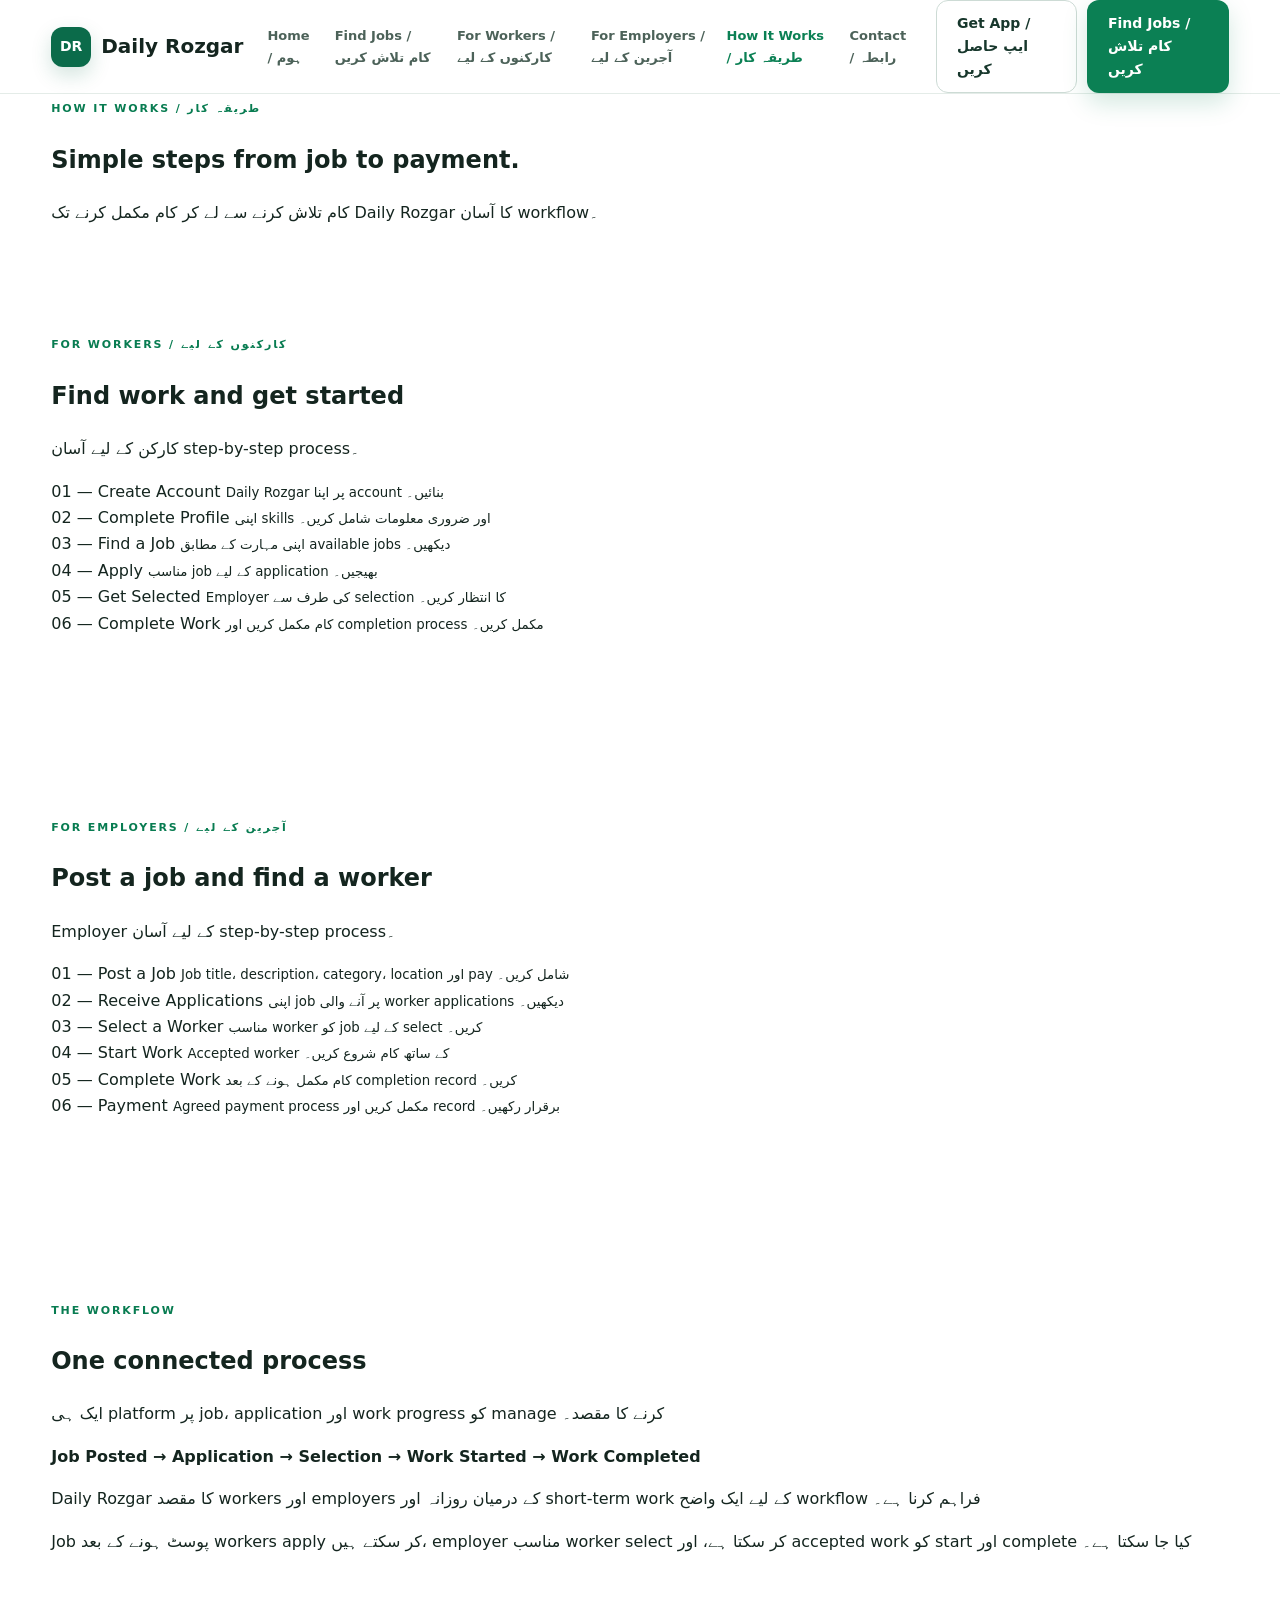
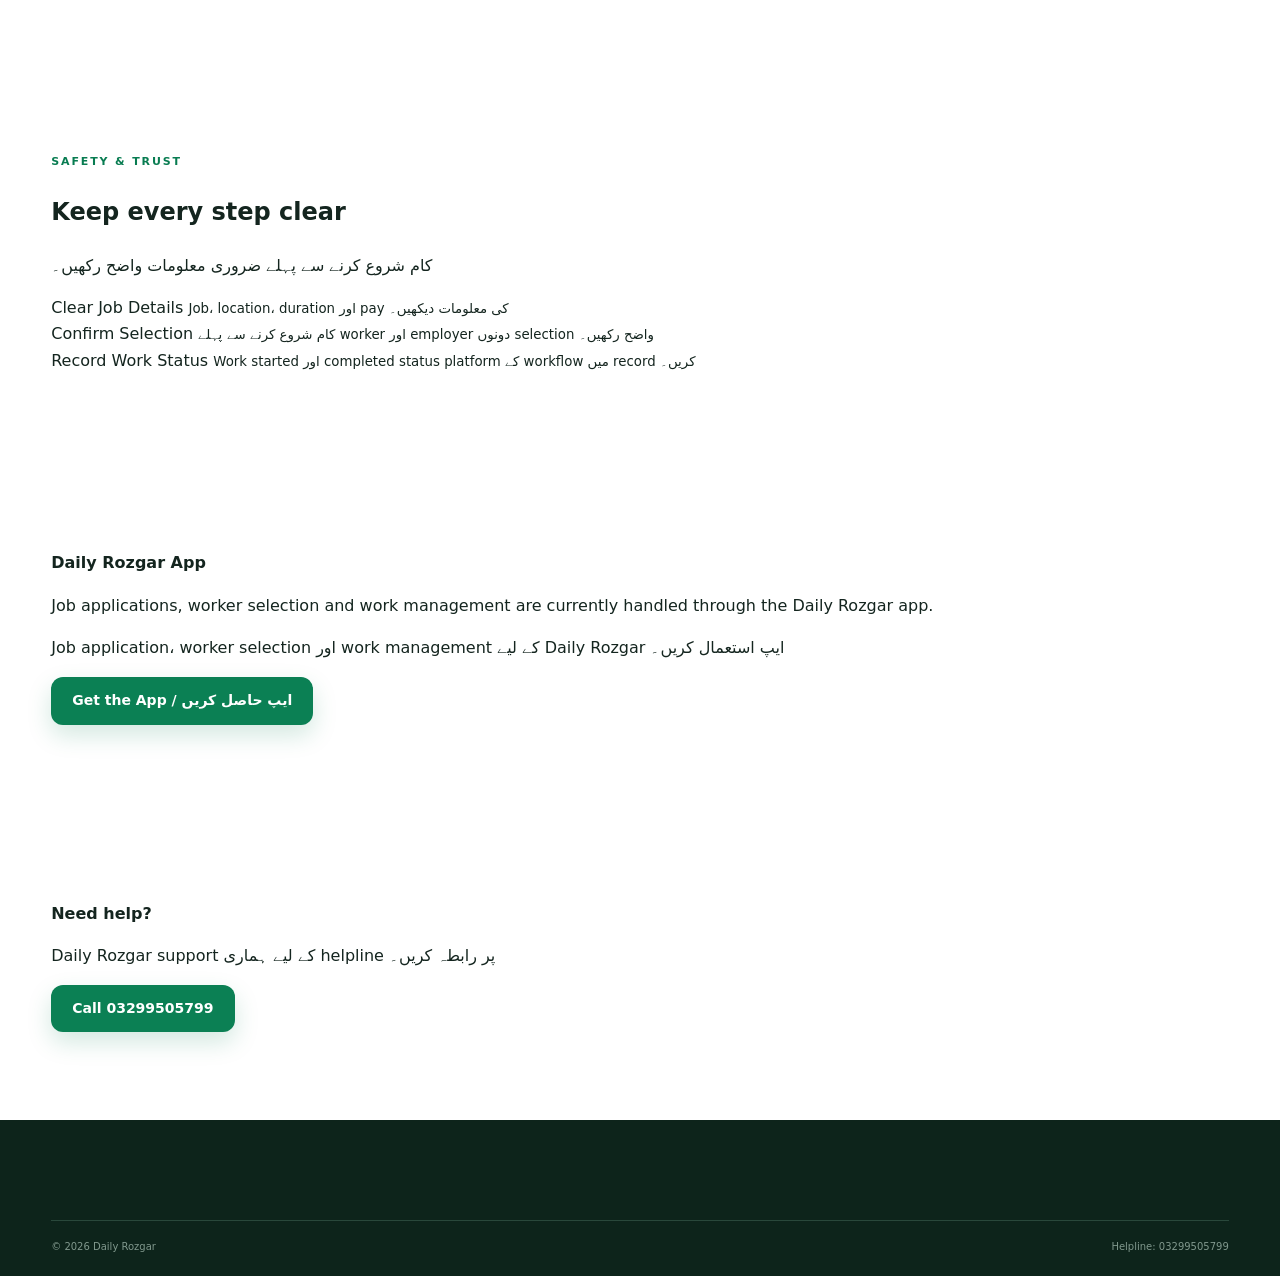
<file: how-it-works.html>
<!doctype html>
<html lang="en">
<head>
<meta charset="utf-8">
<meta name="viewport" content="width=device-width,initial-scale=1">
<title>How It Works — Daily Rozgar</title>
<link rel="stylesheet" href="styles.css">
</head>

<body>

<header class="site-header">
  <div class="container nav">
    <a class="brand" href="index.html">
      <span class="brand-mark">DR</span>
      <span>Daily Rozgar</span>
    </a>

    <button class="menu">☰</button>

    <nav>
      <a href="index.html">Home / ہوم</a>
      <a href="jobs.html">Find Jobs / کام تلاش کریں</a>
      <a href="workers.html">For Workers / کارکنوں کے لیے</a>
      <a href="employers.html">For Employers / آجرین کے لیے</a>
      <a class="active" href="how-it-works.html">How It Works / طریقہ کار</a>
      <a href="contact.html">Contact / رابطہ</a>
    </nav>

    <div class="nav-actions">
      <a class="btn secondary" href="download.html">Get App / ایپ حاصل کریں</a>
      <a class="btn primary" href="jobs.html">Find Jobs / کام تلاش کریں</a>
    </div>
  </div>
</header>

<main>

<section class="page-hero">
  <div class="container">
    <span class="eyebrow">HOW IT WORKS / طریقہ کار</span>
    <h1>Simple steps from job to payment.</h1>
    <p>
      کام تلاش کرنے سے لے کر کام مکمل کرنے تک Daily Rozgar کا آسان workflow۔
    </p>
  </div>
</section>

<section class="section">
  <div class="container">

    <div class="section-heading">
      <span class="eyebrow">FOR WORKERS / کارکنوں کے لیے</span>
      <h2>Find work and get started</h2>
      <p>کارکن کے لیے آسان step-by-step process۔</p>
    </div>

    <div class="cards job-cards">

      <div class="card">
        <span>01 — Create Account</span>
        <small>Daily Rozgar پر اپنا account بنائیں۔</small>
      </div>

      <div class="card">
        <span>02 — Complete Profile</span>
        <small>اپنی skills اور ضروری معلومات شامل کریں۔</small>
      </div>

      <div class="card">
        <span>03 — Find a Job</span>
        <small>اپنی مہارت کے مطابق available jobs دیکھیں۔</small>
      </div>

      <div class="card">
        <span>04 — Apply</span>
        <small>مناسب job کے لیے application بھیجیں۔</small>
      </div>

      <div class="card">
        <span>05 — Get Selected</span>
        <small>Employer کی طرف سے selection کا انتظار کریں۔</small>
      </div>

      <div class="card">
        <span>06 — Complete Work</span>
        <small>کام مکمل کریں اور completion process مکمل کریں۔</small>
      </div>

    </div>

  </div>
</section>

<section class="section">
  <div class="container">

    <div class="section-heading">
      <span class="eyebrow">FOR EMPLOYERS / آجرین کے لیے</span>
      <h2>Post a job and find a worker</h2>
      <p>Employer کے لیے آسان step-by-step process۔</p>
    </div>

    <div class="cards job-cards">

      <div class="card">
        <span>01 — Post a Job</span>
        <small>Job title، description، category، location اور pay شامل کریں۔</small>
      </div>

      <div class="card">
        <span>02 — Receive Applications</span>
        <small>اپنی job پر آنے والی worker applications دیکھیں۔</small>
      </div>

      <div class="card">
        <span>03 — Select a Worker</span>
        <small>مناسب worker کو job کے لیے select کریں۔</small>
      </div>

      <div class="card">
        <span>04 — Start Work</span>
        <small>Accepted worker کے ساتھ کام شروع کریں۔</small>
      </div>

      <div class="card">
        <span>05 — Complete Work</span>
        <small>کام مکمل ہونے کے بعد completion record کریں۔</small>
      </div>

      <div class="card">
        <span>06 — Payment</span>
        <small>Agreed payment process مکمل کریں اور record برقرار رکھیں۔</small>
      </div>

    </div>

  </div>
</section>

<section class="section">
  <div class="container">

    <div class="section-heading">
      <span class="eyebrow">THE WORKFLOW</span>
      <h2>One connected process</h2>
      <p>
        ایک ہی platform پر job، application اور work progress کو manage کرنے کا مقصد۔
      </p>
    </div>

    <div class="notice">

      <b>Job Posted → Application → Selection → Work Started → Work Completed</b>

      <p>
        Daily Rozgar کا مقصد workers اور employers کے درمیان روزانہ اور short-term work کے لیے ایک واضح workflow فراہم کرنا ہے۔
      </p>

      <p>
        Job پوسٹ ہونے کے بعد workers apply کر سکتے ہیں، employer مناسب worker select کر سکتا ہے، اور accepted work کو start اور complete کیا جا سکتا ہے۔
      </p>

    </div>

  </div>
</section>

<section class="section">
  <div class="container">

    <div class="section-heading">
      <span class="eyebrow">SAFETY & TRUST</span>
      <h2>Keep every step clear</h2>
      <p>کام شروع کرنے سے پہلے ضروری معلومات واضح رکھیں۔</p>
    </div>

    <div class="cards job-cards">

      <div class="card">
        <span>Clear Job Details</span>
        <small>Job، location، duration اور pay کی معلومات دیکھیں۔</small>
      </div>

      <div class="card">
        <span>Confirm Selection</span>
        <small>کام شروع کرنے سے پہلے worker اور employer دونوں selection واضح رکھیں۔</small>
      </div>

      <div class="card">
        <span>Record Work Status</span>
        <small>Work started اور completed status platform کے workflow میں record کریں۔</small>
      </div>

    </div>

  </div>
</section>

<section class="section">
  <div class="container">

    <div class="notice">
      <b>Daily Rozgar App</b>

      <p>
        Job applications, worker selection and work management are currently handled through the Daily Rozgar app.
      </p>

      <p>
        Job application، worker selection اور work management کے لیے Daily Rozgar ایپ استعمال کریں۔
      </p>

      <a class="btn primary" href="download.html">
        Get the App / ایپ حاصل کریں
      </a>
    </div>

  </div>
</section>

<section class="section">
  <div class="container">

    <div class="notice">
      <b>Need help?</b>

      <p>
        Daily Rozgar support کے لیے ہماری helpline پر رابطہ کریں۔
      </p>

      <a class="btn primary" href="tel:+923299505799">
        Call 03299505799
      </a>
    </div>

  </div>
</section>

</main>

<footer class="simple-footer">
  <div class="container footer-bottom">
    <span>© 2026 Daily Rozgar</span>
    <span>Helpline: <a href="tel:+923299505799">03299505799</a></span>
  </div>
</footer>

<script src="script.js"></script>

</body>
</html>
</file>
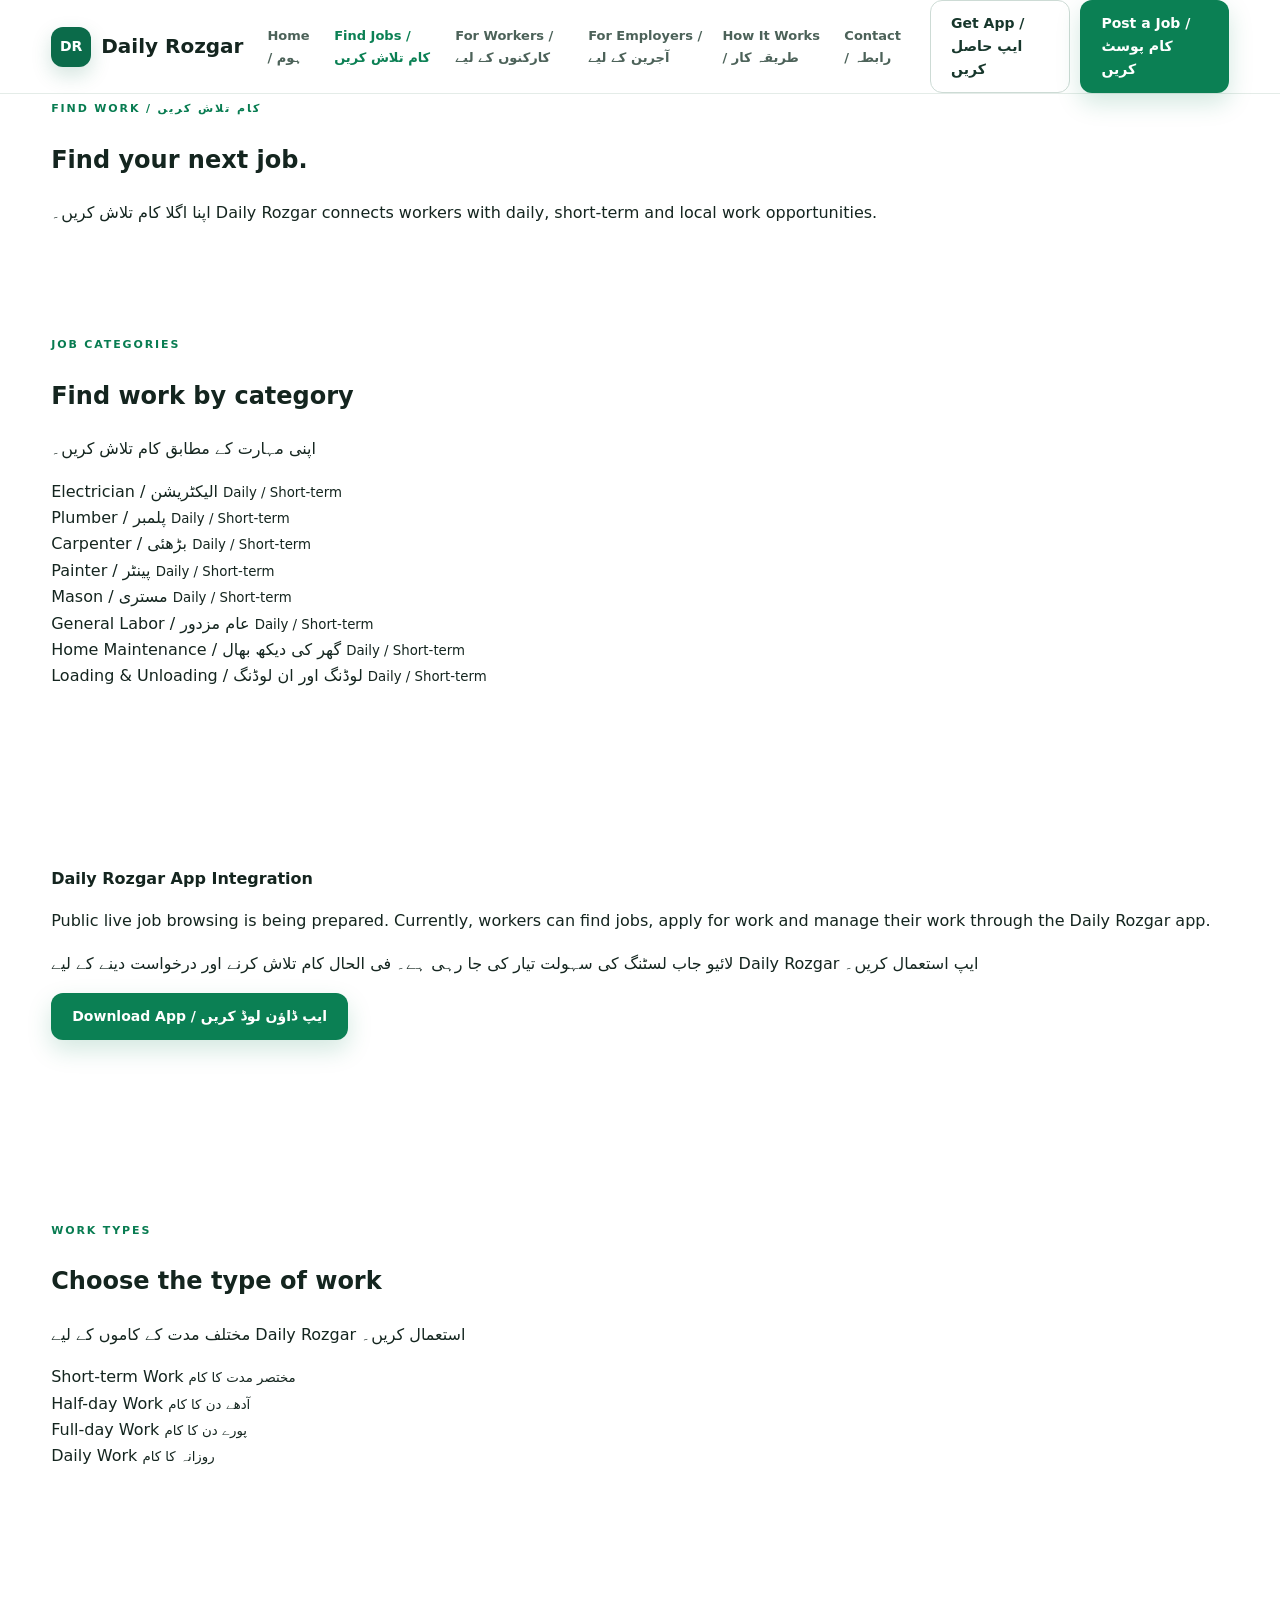
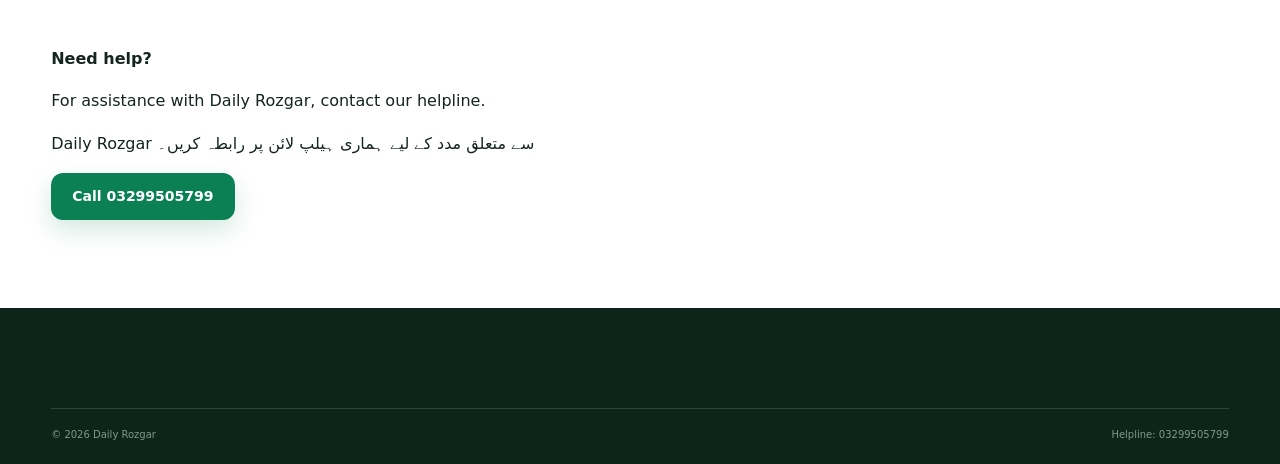
<file: jobs.html>
<!doctype html>
<html lang="en">
<head>
<meta charset="utf-8">
<meta name="viewport" content="width=device-width,initial-scale=1">
<title>Find Jobs — Daily Rozgar</title>
<link rel="stylesheet" href="styles.css">
</head>

<body>

<header class="site-header">
  <div class="container nav">
    <a class="brand" href="index.html">
      <span class="brand-mark">DR</span>
      <span>Daily Rozgar</span>
    </a>

    <button class="menu">☰</button>

    <nav>
      <a href="index.html">Home / ہوم</a>
      <a class="active" href="jobs.html">Find Jobs / کام تلاش کریں</a>
      <a href="workers.html">For Workers / کارکنوں کے لیے</a>
      <a href="employers.html">For Employers / آجرین کے لیے</a>
      <a href="how-it-works.html">How It Works / طریقہ کار</a>
      <a href="contact.html">Contact / رابطہ</a>
    </nav>

    <div class="nav-actions">
      <a class="btn secondary" href="download.html">Get App / ایپ حاصل کریں</a>
      <a class="btn primary" href="employers.html">Post a Job / کام پوسٹ کریں</a>
    </div>
  </div>
</header>

<main>

<section class="page-hero">
  <div class="container">
    <span class="eyebrow">FIND WORK / کام تلاش کریں</span>
    <h1>Find your next job.</h1>
    <p>
      اپنا اگلا کام تلاش کریں۔
      Daily Rozgar connects workers with daily, short-term and local work opportunities.
    </p>
  </div>
</section>

<section class="section">
  <div class="container">

    <div class="section-heading">
      <span class="eyebrow">JOB CATEGORIES</span>
      <h2>Find work by category</h2>
      <p>اپنی مہارت کے مطابق کام تلاش کریں۔</p>
    </div>

    <div class="cards job-cards">

      <div class="card">
        <span>Electrician / الیکٹریشن</span>
        <small>Daily / Short-term</small>
      </div>

      <div class="card">
        <span>Plumber / پلمبر</span>
        <small>Daily / Short-term</small>
      </div>

      <div class="card">
        <span>Carpenter / بڑھئی</span>
        <small>Daily / Short-term</small>
      </div>

      <div class="card">
        <span>Painter / پینٹر</span>
        <small>Daily / Short-term</small>
      </div>

      <div class="card">
        <span>Mason / مستری</span>
        <small>Daily / Short-term</small>
      </div>

      <div class="card">
        <span>General Labor / عام مزدور</span>
        <small>Daily / Short-term</small>
      </div>

      <div class="card">
        <span>Home Maintenance / گھر کی دیکھ بھال</span>
        <small>Daily / Short-term</small>
      </div>

      <div class="card">
        <span>Loading & Unloading / لوڈنگ اور ان لوڈنگ</span>
        <small>Daily / Short-term</small>
      </div>

    </div>
  </div>
</section>

<section class="section">
  <div class="container">

    <div class="notice">
      <b>Daily Rozgar App Integration</b>

      <p>
        Public live job browsing is being prepared.
        Currently, workers can find jobs, apply for work and manage their work through the Daily Rozgar app.
      </p>

      <p>
        لائیو جاب لسٹنگ کی سہولت تیار کی جا رہی ہے۔
        فی الحال کام تلاش کرنے اور درخواست دینے کے لیے Daily Rozgar ایپ استعمال کریں۔
      </p>

      <a class="btn primary" href="download.html">
        Download App / ایپ ڈاؤن لوڈ کریں
      </a>
    </div>

  </div>
</section>

<section class="section">
  <div class="container">

    <div class="section-heading">
      <span class="eyebrow">WORK TYPES</span>
      <h2>Choose the type of work</h2>
      <p>مختلف مدت کے کاموں کے لیے Daily Rozgar استعمال کریں۔</p>
    </div>

    <div class="cards job-cards">

      <div class="card">
        <span>Short-term Work</span>
        <small>مختصر مدت کا کام</small>
      </div>

      <div class="card">
        <span>Half-day Work</span>
        <small>آدھے دن کا کام</small>
      </div>

      <div class="card">
        <span>Full-day Work</span>
        <small>پورے دن کا کام</small>
      </div>

      <div class="card">
        <span>Daily Work</span>
        <small>روزانہ کا کام</small>
      </div>

    </div>

  </div>
</section>

<section class="section">
  <div class="container">

    <div class="notice">
      <b>Need help?</b>

      <p>
        For assistance with Daily Rozgar, contact our helpline.
      </p>

      <p>
        Daily Rozgar سے متعلق مدد کے لیے ہماری ہیلپ لائن پر رابطہ کریں۔
      </p>

      <a class="btn primary" href="tel:+923299505799">
        Call 03299505799
      </a>
    </div>

  </div>
</section>

</main>

<footer class="simple-footer">
  <div class="container footer-bottom">
    <span>© 2026 Daily Rozgar</span>
    <span>Helpline: <a href="tel:+923299505799">03299505799</a></span>
  </div>
</footer>

<script src="script.js"></script>

</body>
</html>
</file>
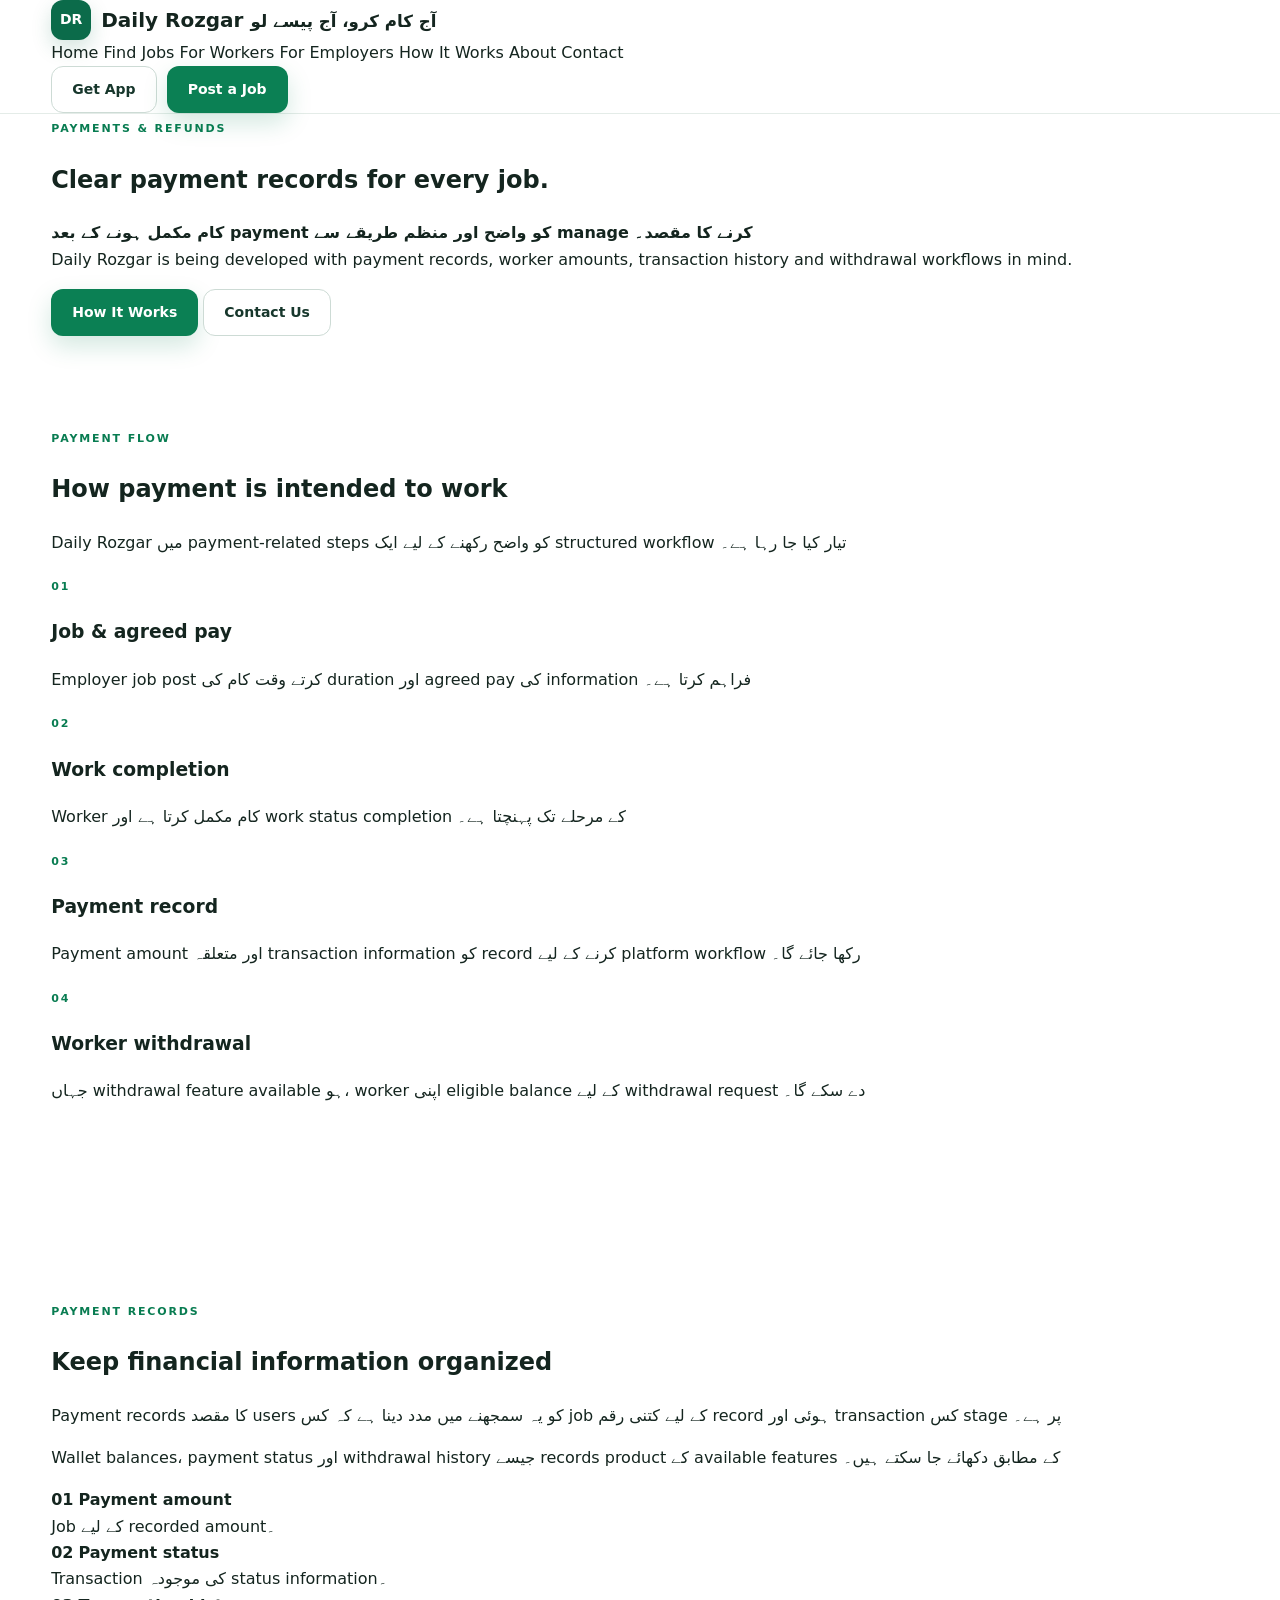
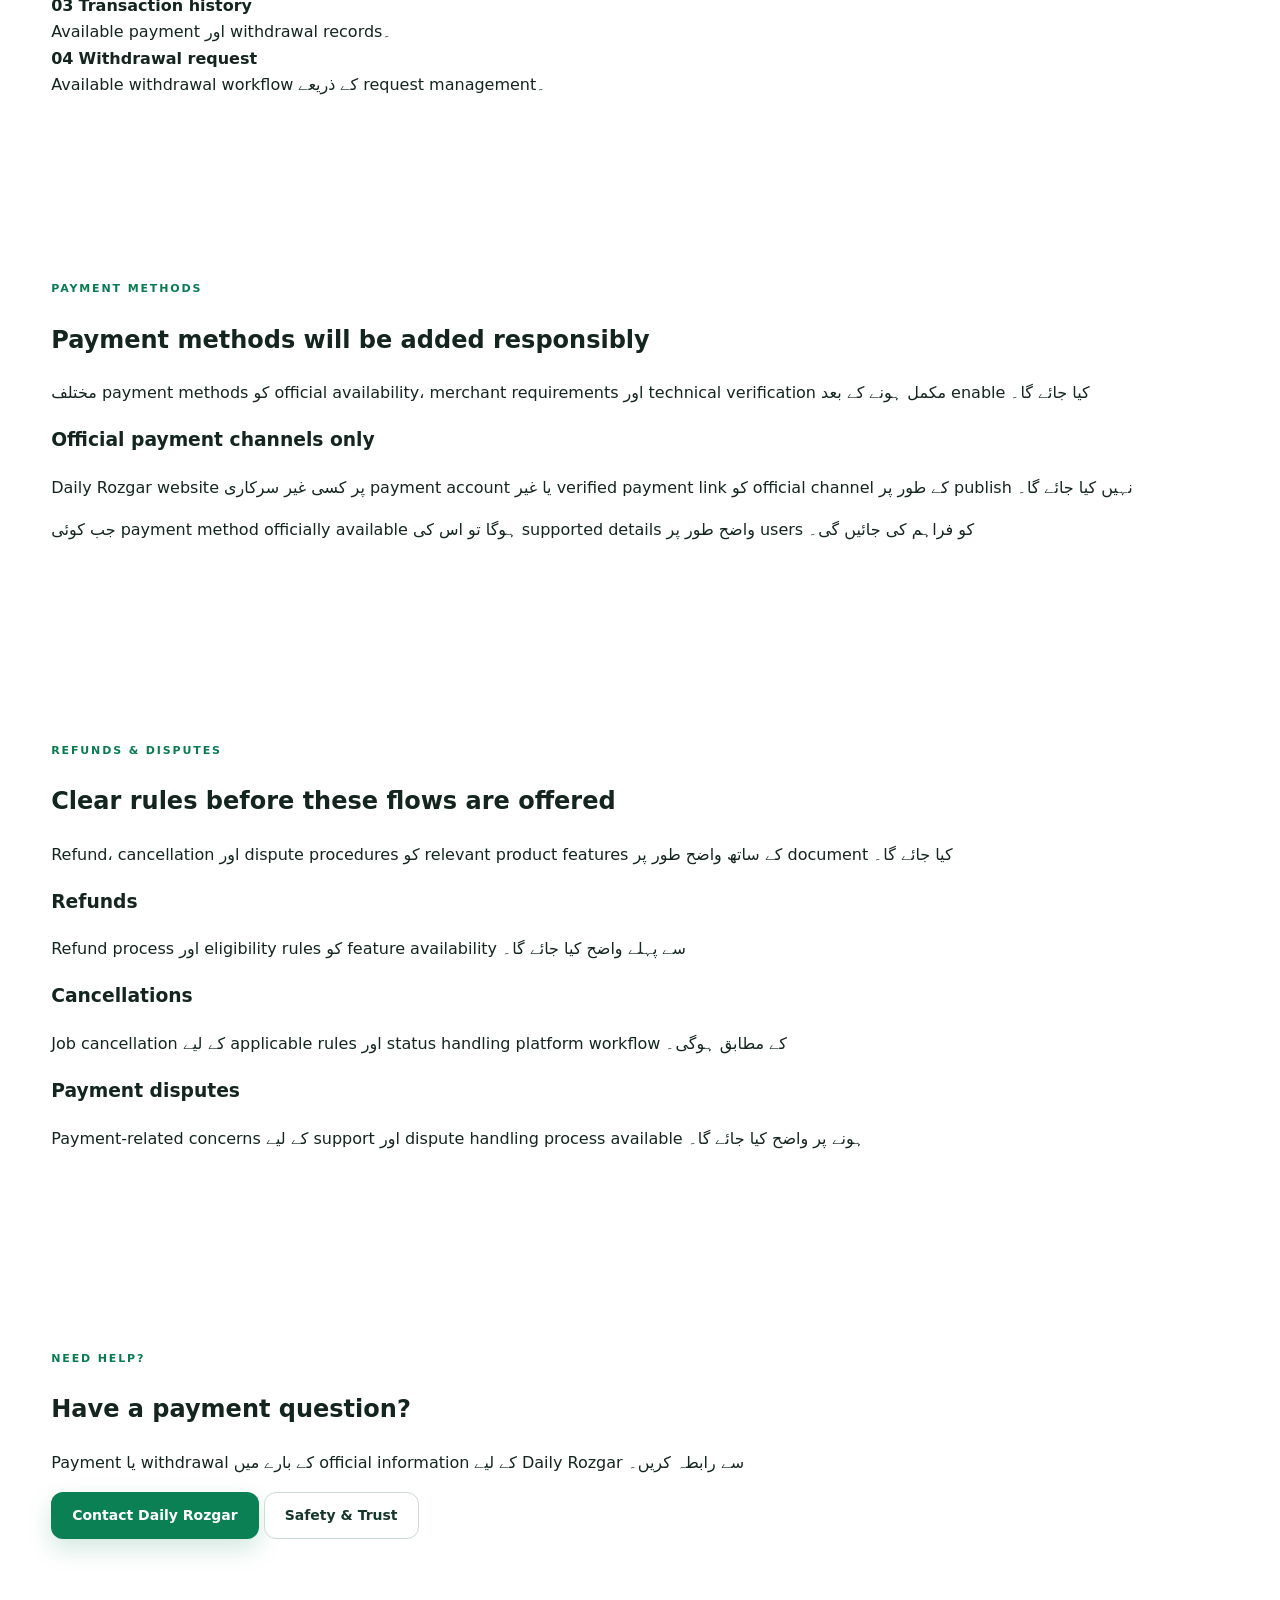
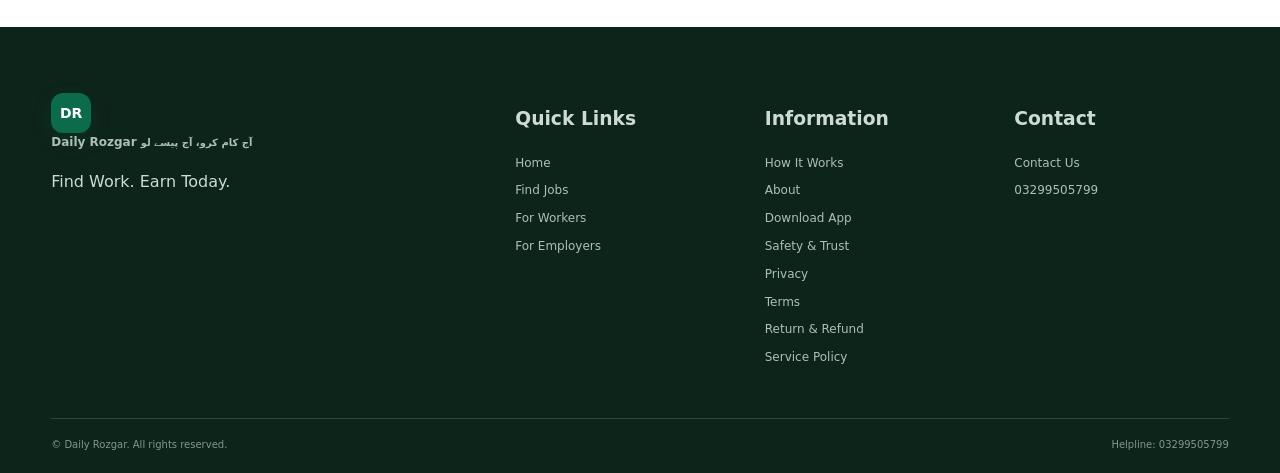
<file: payments.html>
<!doctype html>
<html lang="en">
<head>
  <meta charset="utf-8">
  <meta name="viewport" content="width=device-width,initial-scale=1">
  <title>Payments & Refunds — Daily Rozgar</title>
  <link rel="stylesheet" href="styles.css">
</head>

<body>

<header class="site-header">
  <div class="container nav-wrap">
    <a class="brand" href="index.html">
      <span class="brand-mark">DR</span>
      <span>
        <strong>Daily Rozgar</strong>
        <small>آج کام کرو، آج پیسے لو</small>
      </span>
    </a>

    <nav class="main-nav">
      <a href="index.html">Home</a>
      <a href="jobs.html">Find Jobs</a>
      <a href="workers.html">For Workers</a>
      <a href="employers.html">For Employers</a>
      <a href="how-it-works.html">How It Works</a>
      <a href="about.html">About</a>
      <a href="contact.html">Contact</a>
    </nav>

    <div class="nav-actions">
      <a class="btn secondary" href="download.html">Get App</a>
      <a class="btn primary" href="employers.html">Post a Job</a>
    </div>
  </div>
</header>

<main>

  <section class="page-hero">
    <div class="container">
      <span class="eyebrow">PAYMENTS & REFUNDS</span>

      <h1>Clear payment records for every job.</h1>

      <p class="lead">
        <strong>کام مکمل ہونے کے بعد payment کو واضح اور منظم طریقے سے manage کرنے کا مقصد۔</strong><br>
        Daily Rozgar is being developed with payment records, worker amounts,
        transaction history and withdrawal workflows in mind.
      </p>

      <div class="hero-actions">
        <a class="btn primary" href="how-it-works.html">How It Works</a>
        <a class="btn secondary" href="contact.html">Contact Us</a>
      </div>
    </div>
  </section>

  <section class="section">
    <div class="container">

      <div class="section-heading">
        <span class="eyebrow">PAYMENT FLOW</span>
        <h2>How payment is intended to work</h2>
        <p>
          Daily Rozgar میں payment-related steps کو واضح رکھنے کے لیے ایک
          structured workflow تیار کیا جا رہا ہے۔
        </p>
      </div>

      <div class="cards-grid">

        <article class="info-card">
          <span class="eyebrow">01</span>
          <h3>Job & agreed pay</h3>
          <p>
            Employer job post کرتے وقت کام کی duration اور agreed pay کی
            information فراہم کرتا ہے۔
          </p>
        </article>

        <article class="info-card">
          <span class="eyebrow">02</span>
          <h3>Work completion</h3>
          <p>
            Worker کام مکمل کرتا ہے اور work status completion کے مرحلے تک
            پہنچتا ہے۔
          </p>
        </article>

        <article class="info-card">
          <span class="eyebrow">03</span>
          <h3>Payment record</h3>
          <p>
            Payment amount اور متعلقہ transaction information کو record کرنے
            کے لیے platform workflow رکھا جائے گا۔
          </p>
        </article>

        <article class="info-card">
          <span class="eyebrow">04</span>
          <h3>Worker withdrawal</h3>
          <p>
            جہاں withdrawal feature available ہو، worker اپنی eligible balance
            کے لیے withdrawal request دے سکے گا۔
          </p>
        </article>

      </div>
    </div>
  </section>

  <section class="section section-alt">
    <div class="container split-section">

      <div>
        <span class="eyebrow">PAYMENT RECORDS</span>
        <h2>Keep financial information organized</h2>

        <p>
          Payment records کا مقصد users کو یہ سمجھنے میں مدد دینا ہے کہ
          کس job کے لیے کتنی رقم record ہوئی اور transaction کس stage پر ہے۔
        </p>

        <p>
          Wallet balances، payment status اور withdrawal history جیسے records
          product کے available features کے مطابق دکھائے جا سکتے ہیں۔
        </p>
      </div>

      <div class="feature-list">

        <div class="feature-item">
          <strong>01</strong>
          <span>
            <b>Payment amount</b><br>
            Job کے لیے recorded amount۔
          </span>
        </div>

        <div class="feature-item">
          <strong>02</strong>
          <span>
            <b>Payment status</b><br>
            Transaction کی موجودہ status information۔
          </span>
        </div>

        <div class="feature-item">
          <strong>03</strong>
          <span>
            <b>Transaction history</b><br>
            Available payment اور withdrawal records۔
          </span>
        </div>

        <div class="feature-item">
          <strong>04</strong>
          <span>
            <b>Withdrawal request</b><br>
            Available withdrawal workflow کے ذریعے request management۔
          </span>
        </div>

      </div>
    </div>
  </section>

  <section class="section">
    <div class="container">

      <div class="section-heading">
        <span class="eyebrow">PAYMENT METHODS</span>
        <h2>Payment methods will be added responsibly</h2>
        <p>
          مختلف payment methods کو official availability، merchant requirements
          اور technical verification مکمل ہونے کے بعد enable کیا جائے گا۔
        </p>
      </div>

      <div class="notice">
        <h3>Official payment channels only</h3>

        <p>
          Daily Rozgar website پر کسی غیر سرکاری payment account یا غیر verified
          payment link کو official channel کے طور پر publish نہیں کیا جائے گا۔
        </p>

        <p>
          جب کوئی payment method officially available ہوگا تو اس کی supported
          details واضح طور پر users کو فراہم کی جائیں گی۔
        </p>
      </div>

    </div>
  </section>

  <section class="section section-alt">
    <div class="container">

      <div class="section-heading">
        <span class="eyebrow">REFUNDS & DISPUTES</span>
        <h2>Clear rules before these flows are offered</h2>
        <p>
          Refund، cancellation اور dispute procedures کو relevant product
          features کے ساتھ واضح طور پر document کیا جائے گا۔
        </p>
      </div>

      <div class="cards-grid">

        <article class="info-card">
          <h3>Refunds</h3>
          <p>
            Refund process اور eligibility rules کو feature availability سے
            پہلے واضح کیا جائے گا۔
          </p>
        </article>

        <article class="info-card">
          <h3>Cancellations</h3>
          <p>
            Job cancellation کے لیے applicable rules اور status handling
            platform workflow کے مطابق ہوگی۔
          </p>
        </article>

        <article class="info-card">
          <h3>Payment disputes</h3>
          <p>
            Payment-related concerns کے لیے support اور dispute handling
            process available ہونے پر واضح کیا جائے گا۔
          </p>
        </article>

      </div>
    </div>
  </section>

  <section class="section">
    <div class="container cta-box">

      <span class="eyebrow">NEED HELP?</span>

      <h2>Have a payment question?</h2>

      <p>
        Payment یا withdrawal کے بارے میں official information کے لیے
        Daily Rozgar سے رابطہ کریں۔
      </p>

      <div class="hero-actions">
        <a class="btn primary" href="contact.html">Contact Daily Rozgar</a>
        <a class="btn secondary" href="safety.html">Safety & Trust</a>
      </div>

    </div>
  </section>

</main>

<footer class="site-footer">
  <div class="container footer-grid">

    <div>
      <a class="brand" href="index.html">
        <span class="brand-mark">DR</span>
        <span>
          <strong>Daily Rozgar</strong>
          <small>آج کام کرو، آج پیسے لو</small>
        </span>
      </a>

      <p>Find Work. Earn Today.</p>
    </div>

    <div>
      <h3>Quick Links</h3>
      <a href="index.html">Home</a>
      <a href="jobs.html">Find Jobs</a>
      <a href="workers.html">For Workers</a>
      <a href="employers.html">For Employers</a>
    </div>

    <div>
      <h3>Information</h3>
      <a href="how-it-works.html">How It Works</a>
      <a href="about.html">About</a>
      <a href="download.html">Download App</a>
      <a href="safety.html">Safety & Trust</a>
      <a href="privacy.html">Privacy</a>
      <a href="terms.html">Terms</a>
      <a href="refund.html">Return & Refund</a>
      <a href="service-policy.html">Service Policy</a>
    </div>

    <div>
      <h3>Contact</h3>
      <a href="contact.html">Contact Us</a>
      <a href="tel:+923299505799">03299505799</a>
    </div>

  </div>

  <div class="container footer-bottom">
    <span>© Daily Rozgar. All rights reserved.</span>
    <span>
      Helpline:
      <a href="tel:+923299505799">03299505799</a>
    </span>
  </div>
</footer>

<script src="script.js"></script>

</body>
</html>
</file>
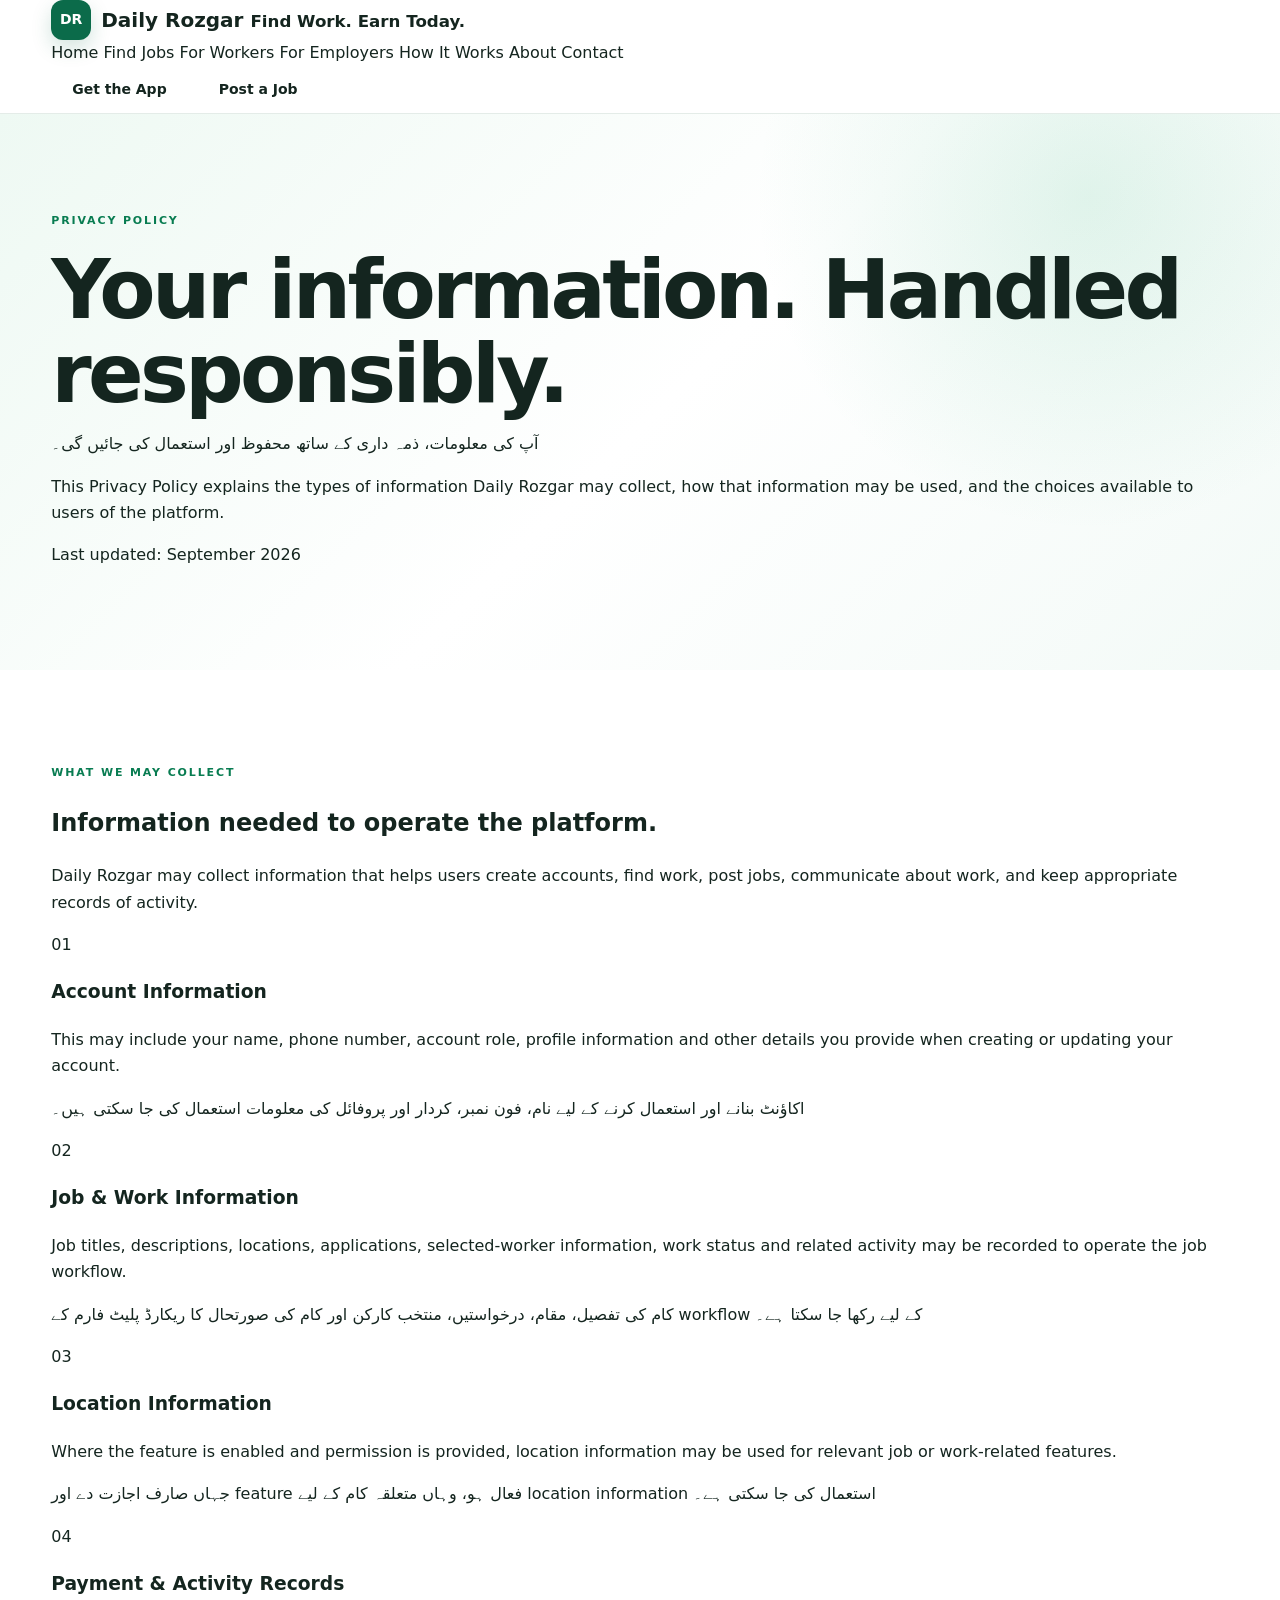
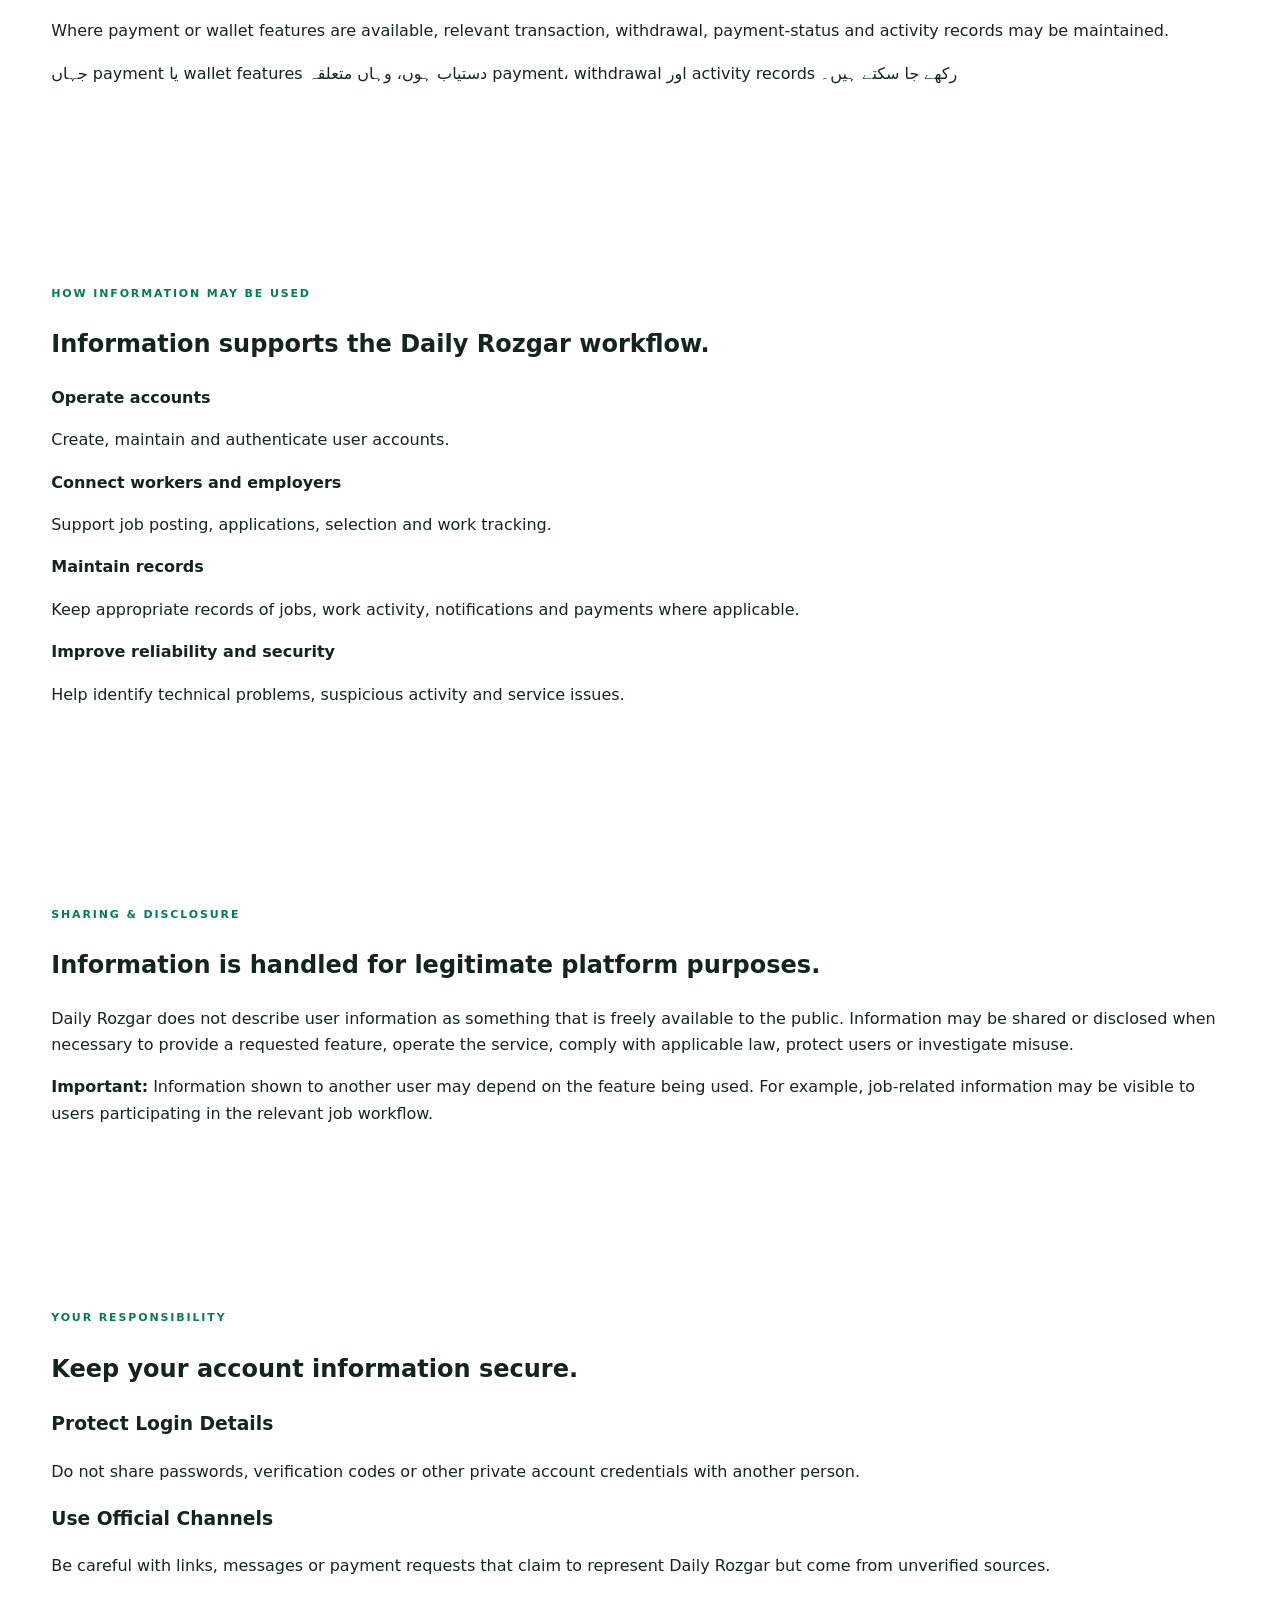
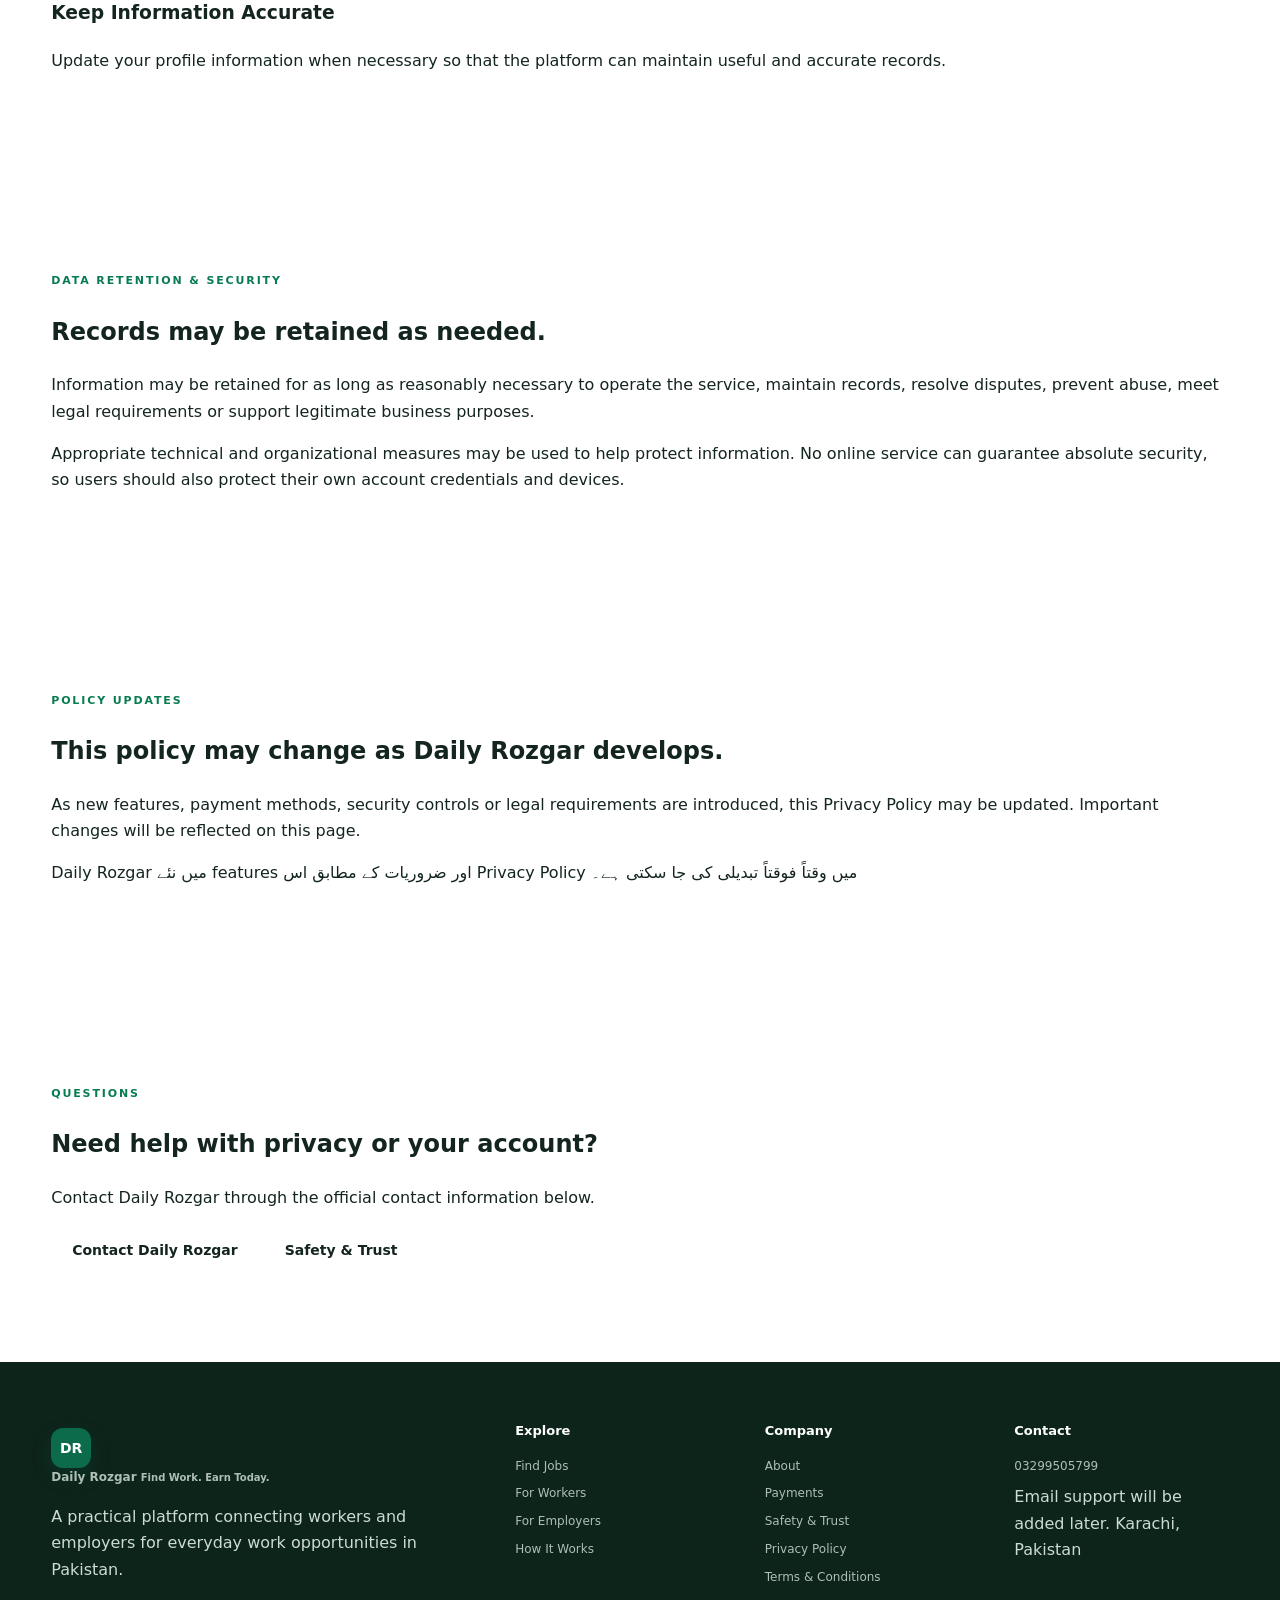
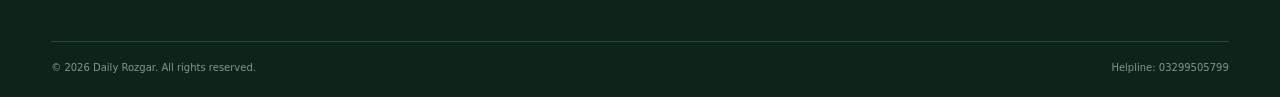
<file: privacy.html>
<!doctype html>
<html lang="en">
<head>
  <meta charset="utf-8">
  <meta name="viewport" content="width=device-width,initial-scale=1">
  <title>Privacy Policy — Daily Rozgar</title>
  <meta name="description" content="Daily Rozgar privacy policy — how account, job, work and payment-related information may be handled.">
  <link rel="stylesheet" href="styles.css">
</head>

<body>

<header class="site-header">
  <div class="container nav-wrap">
    <a class="brand" href="index.html">
      <span class="brand-mark">DR</span>
      <span>
        <strong>Daily Rozgar</strong>
        <small>Find Work. Earn Today.</small>
      </span>
    </a>

    <nav class="main-nav">
      <a href="index.html">Home</a>
      <a href="jobs.html">Find Jobs</a>
      <a href="workers.html">For Workers</a>
      <a href="employers.html">For Employers</a>
      <a href="how-it-works.html">How It Works</a>
      <a href="about.html">About</a>
      <a href="contact.html">Contact</a>
    </nav>

    <div class="nav-actions">
      <a class="btn btn-secondary" href="download.html">Get the App</a>
      <a class="btn btn-primary" href="employers.html">Post a Job</a>
    </div>
  </div>
</header>

<main>

  <section class="hero">
    <div class="container">
      <span class="eyebrow">PRIVACY POLICY</span>
      <h1>Your information. Handled responsibly.</h1>
      <p class="hero-urdu">آپ کی معلومات، ذمہ داری کے ساتھ محفوظ اور استعمال کی جائیں گی۔</p>
      <p>
        This Privacy Policy explains the types of information Daily Rozgar may
        collect, how that information may be used, and the choices available to
        users of the platform.
      </p>
      <p class="muted">Last updated: September 2026</p>
    </div>
  </section>

  <section class="section">
    <div class="container">

      <div class="section-heading">
        <span class="eyebrow">WHAT WE MAY COLLECT</span>
        <h2>Information needed to operate the platform.</h2>
        <p>
          Daily Rozgar may collect information that helps users create accounts,
          find work, post jobs, communicate about work, and keep appropriate
          records of activity.
        </p>
      </div>

      <div class="card-grid">

        <article class="info-card">
          <span class="card-number">01</span>
          <h3>Account Information</h3>
          <p>
            This may include your name, phone number, account role, profile
            information and other details you provide when creating or updating
            your account.
          </p>
          <p class="urdu">
            اکاؤنٹ بنانے اور استعمال کرنے کے لیے نام، فون نمبر، کردار اور
            پروفائل کی معلومات استعمال کی جا سکتی ہیں۔
          </p>
        </article>

        <article class="info-card">
          <span class="card-number">02</span>
          <h3>Job & Work Information</h3>
          <p>
            Job titles, descriptions, locations, applications, selected-worker
            information, work status and related activity may be recorded to
            operate the job workflow.
          </p>
          <p class="urdu">
            کام کی تفصیل، مقام، درخواستیں، منتخب کارکن اور کام کی صورتحال کا
            ریکارڈ پلیٹ فارم کے workflow کے لیے رکھا جا سکتا ہے۔
          </p>
        </article>

        <article class="info-card">
          <span class="card-number">03</span>
          <h3>Location Information</h3>
          <p>
            Where the feature is enabled and permission is provided, location
            information may be used for relevant job or work-related features.
          </p>
          <p class="urdu">
            جہاں صارف اجازت دے اور feature فعال ہو، وہاں متعلقہ کام کے لیے
            location information استعمال کی جا سکتی ہے۔
          </p>
        </article>

        <article class="info-card">
          <span class="card-number">04</span>
          <h3>Payment & Activity Records</h3>
          <p>
            Where payment or wallet features are available, relevant transaction,
            withdrawal, payment-status and activity records may be maintained.
          </p>
          <p class="urdu">
            جہاں payment یا wallet features دستیاب ہوں، وہاں متعلقہ payment،
            withdrawal اور activity records رکھے جا سکتے ہیں۔
          </p>
        </article>

      </div>
    </div>
  </section>

  <section class="section section-alt">
    <div class="container split">

      <div>
        <span class="eyebrow">HOW INFORMATION MAY BE USED</span>
        <h2>Information supports the Daily Rozgar workflow.</h2>
      </div>

      <div class="content-stack">
        <div class="list-item">
          <strong>Operate accounts</strong>
          <p>Create, maintain and authenticate user accounts.</p>
        </div>

        <div class="list-item">
          <strong>Connect workers and employers</strong>
          <p>Support job posting, applications, selection and work tracking.</p>
        </div>

        <div class="list-item">
          <strong>Maintain records</strong>
          <p>Keep appropriate records of jobs, work activity, notifications and payments where applicable.</p>
        </div>

        <div class="list-item">
          <strong>Improve reliability and security</strong>
          <p>Help identify technical problems, suspicious activity and service issues.</p>
        </div>
      </div>

    </div>
  </section>

  <section class="section">
    <div class="container">

      <div class="section-heading">
        <span class="eyebrow">SHARING & DISCLOSURE</span>
        <h2>Information is handled for legitimate platform purposes.</h2>
        <p>
          Daily Rozgar does not describe user information as something that is
          freely available to the public. Information may be shared or disclosed
          when necessary to provide a requested feature, operate the service,
          comply with applicable law, protect users or investigate misuse.
        </p>
      </div>

      <div class="notice">
        <strong>Important:</strong>
        Information shown to another user may depend on the feature being used.
        For example, job-related information may be visible to users participating
        in the relevant job workflow.
      </div>

    </div>
  </section>

  <section class="section section-alt">
    <div class="container">

      <div class="section-heading">
        <span class="eyebrow">YOUR RESPONSIBILITY</span>
        <h2>Keep your account information secure.</h2>
      </div>

      <div class="card-grid">

        <article class="info-card">
          <h3>Protect Login Details</h3>
          <p>
            Do not share passwords, verification codes or other private account
            credentials with another person.
          </p>
        </article>

        <article class="info-card">
          <h3>Use Official Channels</h3>
          <p>
            Be careful with links, messages or payment requests that claim to
            represent Daily Rozgar but come from unverified sources.
          </p>
        </article>

        <article class="info-card">
          <h3>Keep Information Accurate</h3>
          <p>
            Update your profile information when necessary so that the platform
            can maintain useful and accurate records.
          </p>
        </article>

      </div>

    </div>
  </section>

  <section class="section">
    <div class="container">

      <div class="section-heading">
        <span class="eyebrow">DATA RETENTION & SECURITY</span>
        <h2>Records may be retained as needed.</h2>
        <p>
          Information may be retained for as long as reasonably necessary to
          operate the service, maintain records, resolve disputes, prevent abuse,
          meet legal requirements or support legitimate business purposes.
        </p>
        <p>
          Appropriate technical and organizational measures may be used to help
          protect information. No online service can guarantee absolute security,
          so users should also protect their own account credentials and devices.
        </p>
      </div>

    </div>
  </section>

  <section class="section section-alt">
    <div class="container split">

      <div>
        <span class="eyebrow">POLICY UPDATES</span>
        <h2>This policy may change as Daily Rozgar develops.</h2>
      </div>

      <div>
        <p>
          As new features, payment methods, security controls or legal
          requirements are introduced, this Privacy Policy may be updated.
          Important changes will be reflected on this page.
        </p>
        <p class="urdu">
          Daily Rozgar میں نئے features اور ضروریات کے مطابق اس Privacy Policy
          میں وقتاً فوقتاً تبدیلی کی جا سکتی ہے۔
        </p>
      </div>

    </div>
  </section>

  <section class="section">
    <div class="container cta-box">
      <div>
        <span class="eyebrow">QUESTIONS</span>
        <h2>Need help with privacy or your account?</h2>
        <p>
          Contact Daily Rozgar through the official contact information below.
        </p>
      </div>

      <div class="cta-actions">
        <a class="btn btn-primary" href="contact.html">Contact Daily Rozgar</a>
        <a class="btn btn-secondary" href="safety.html">Safety & Trust</a>
      </div>
    </div>
  </section>

</main>

<footer class="site-footer">
  <div class="container footer-grid">

    <div>
      <a class="brand" href="index.html">
        <span class="brand-mark">DR</span>
        <span>
          <strong>Daily Rozgar</strong>
          <small>Find Work. Earn Today.</small>
        </span>
      </a>
      <p>
        A practical platform connecting workers and employers for everyday work
        opportunities in Pakistan.
      </p>
    </div>

    <div>
      <h4>Explore</h4>
      <a href="jobs.html">Find Jobs</a>
      <a href="workers.html">For Workers</a>
      <a href="employers.html">For Employers</a>
      <a href="how-it-works.html">How It Works</a>
    </div>

    <div>
      <h4>Company</h4>
      <a href="about.html">About</a>
      <a href="payments.html">Payments</a>
      <a href="safety.html">Safety & Trust</a>
      <a href="privacy.html">Privacy Policy</a>
      <a href="terms.html">Terms & Conditions</a>
    </div>

    <div>
      <h4>Contact</h4>
      <a href="tel:+923299505799">03299505799</a>
      <span>Email support will be added later.</span>
      <span>Karachi, Pakistan</span>
    </div>

  </div>

  <div class="container footer-bottom">
    <span>© 2026 Daily Rozgar. All rights reserved.</span>
    <span>Helpline: <a href="tel:+923299505799">03299505799</a></span>
  </div>
</footer>

<script src="script.js"></script>

</body>
</html>
</file>
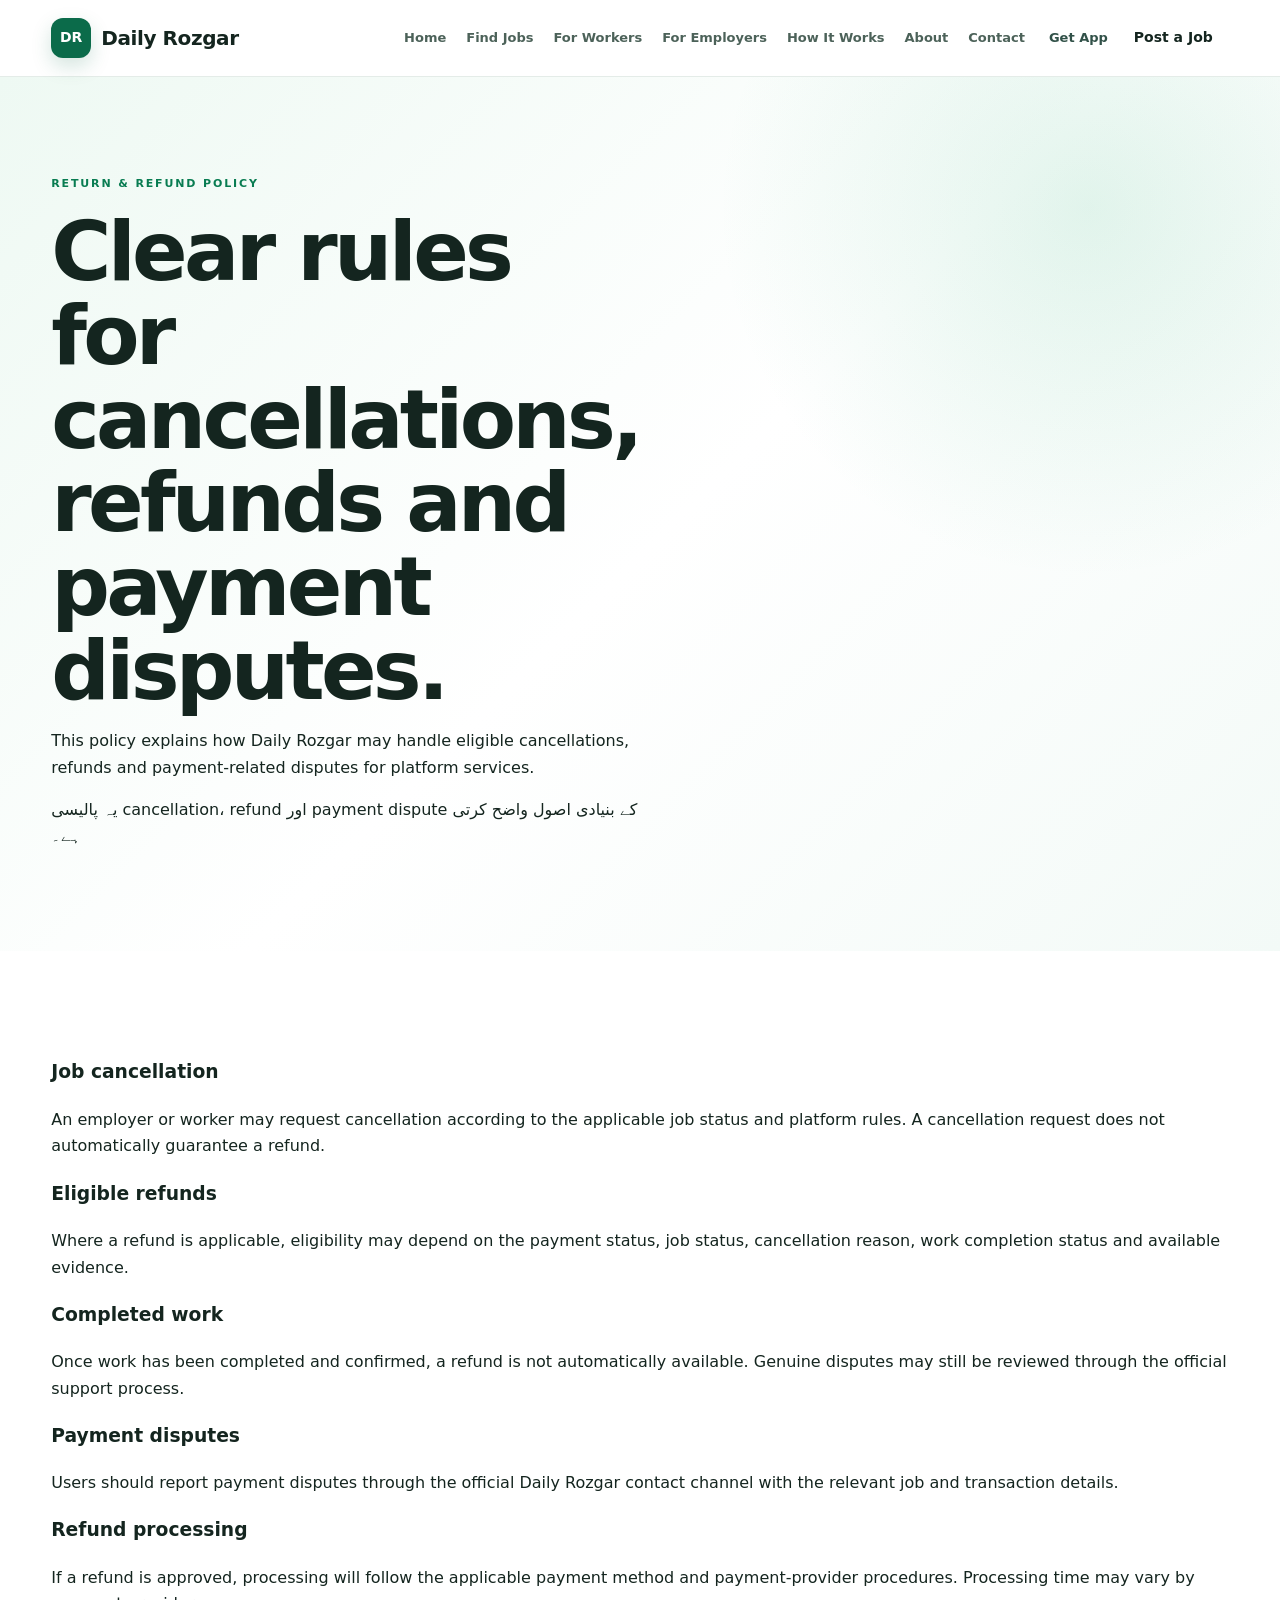
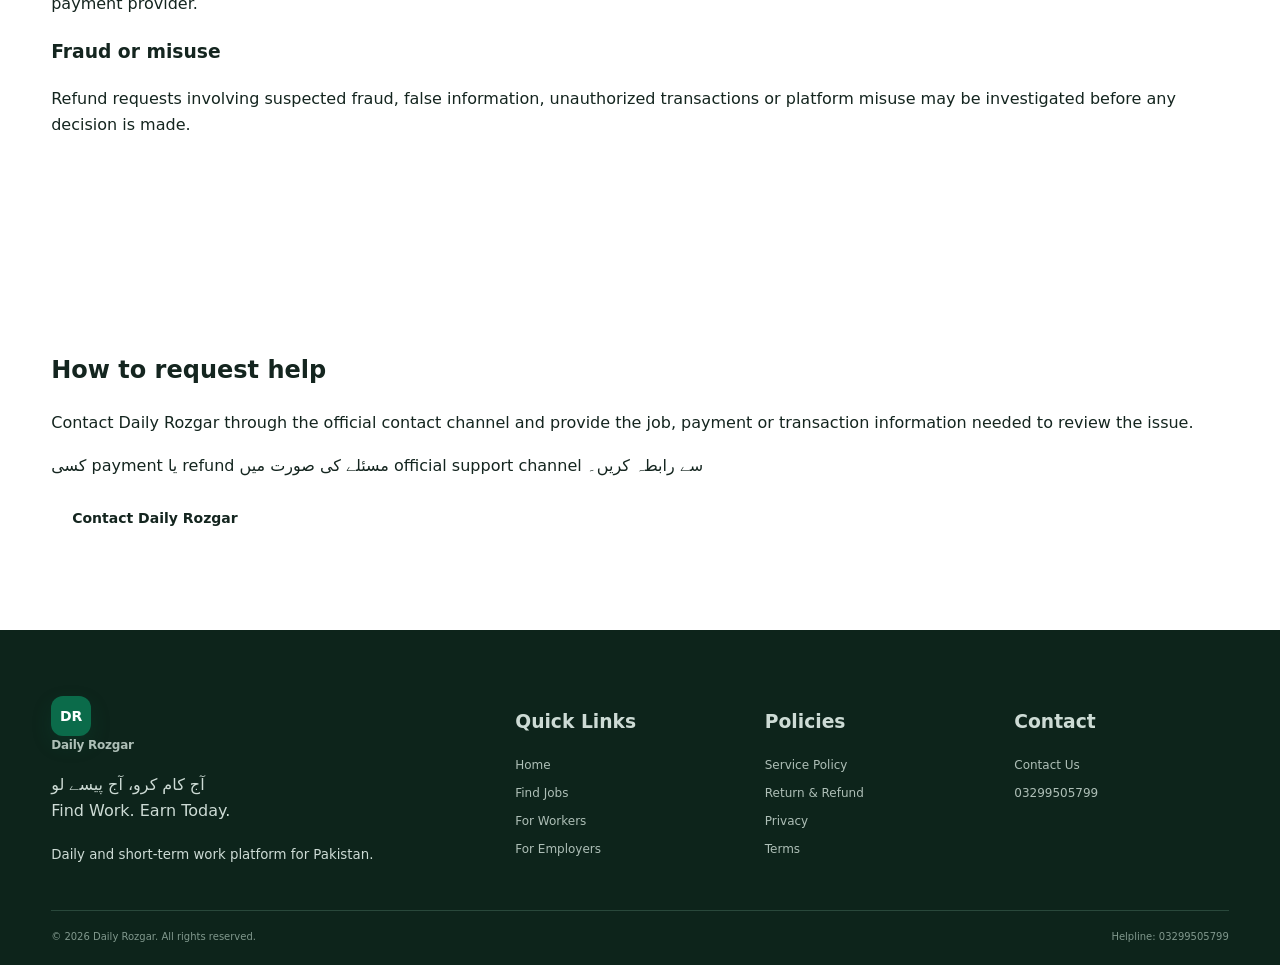
<file: refund.html>
<!doctype html>
<html lang="en">
<head>
<meta charset="utf-8">
<meta name="viewport" content="width=device-width, initial-scale=1">
<meta name="description" content="Daily Rozgar Return & Refund Policy for job cancellations, payment disputes and eligible refunds.">
<meta name="theme-color" content="#0b6b4a">
<title>Return & Refund Policy — Daily Rozgar</title>
<link rel="stylesheet" href="styles.css">
</head>

<body>

<header class="site-header">
  <div class="container nav">

    <a class="brand" href="index.html" aria-label="Daily Rozgar Home">
      <span class="brand-mark">DR</span>
      <span class="brand-name">Daily Rozgar</span>
    </a>

    <button class="menu" aria-label="Open navigation" aria-expanded="false">☰</button>

    <nav aria-label="Main navigation">
      <a href="index.html">Home</a>
      <a href="jobs.html">Find Jobs</a>
      <a href="workers.html">For Workers</a>
      <a href="employers.html">For Employers</a>
      <a href="how-it-works.html">How It Works</a>
      <a href="about.html">About</a>
      <a href="contact.html">Contact</a>
    </nav>

    <div class="nav-actions">
      <a class="nav-login" href="download.html">Get App</a>
      <a class="btn nav-btn" href="employers.html">Post a Job</a>
    </div>

  </div>
</header>

<main>

<section class="hero">
  <div class="container hero-grid">
    <div class="hero-content">
      <span class="eyebrow">RETURN & REFUND POLICY</span>
      <h1>Clear rules for cancellations, refunds and payment disputes.</h1>
      <p>
        This policy explains how Daily Rozgar may handle eligible
        cancellations, refunds and payment-related disputes for platform services.
      </p>
      <p>
        یہ پالیسی cancellation، refund اور payment dispute کے بنیادی اصول واضح کرتی ہے۔
      </p>
    </div>
  </div>
</section>

<section class="section">
  <div class="container">

    <div class="cards">

      <article class="card">
        <h3>Job cancellation</h3>
        <p>
          An employer or worker may request cancellation according to the
          applicable job status and platform rules. A cancellation request
          does not automatically guarantee a refund.
        </p>
      </article>

      <article class="card">
        <h3>Eligible refunds</h3>
        <p>
          Where a refund is applicable, eligibility may depend on the payment
          status, job status, cancellation reason, work completion status and
          available evidence.
        </p>
      </article>

      <article class="card">
        <h3>Completed work</h3>
        <p>
          Once work has been completed and confirmed, a refund is not
          automatically available. Genuine disputes may still be reviewed
          through the official support process.
        </p>
      </article>

      <article class="card">
        <h3>Payment disputes</h3>
        <p>
          Users should report payment disputes through the official Daily
          Rozgar contact channel with the relevant job and transaction details.
        </p>
      </article>

      <article class="card">
        <h3>Refund processing</h3>
        <p>
          If a refund is approved, processing will follow the applicable
          payment method and payment-provider procedures. Processing time may
          vary by payment provider.
        </p>
      </article>

      <article class="card">
        <h3>Fraud or misuse</h3>
        <p>
          Refund requests involving suspected fraud, false information,
          unauthorized transactions or platform misuse may be investigated
          before any decision is made.
        </p>
      </article>

    </div>

  </div>
</section>

<section class="section">
  <div class="container">
    <div class="notice">
      <h2>How to request help</h2>
      <p>
        Contact Daily Rozgar through the official contact channel and provide
        the job, payment or transaction information needed to review the issue.
      </p>
      <p>
        کسی payment یا refund مسئلے کی صورت میں official support channel سے رابطہ کریں۔
      </p>
      <a class="btn btn-primary" href="contact.html">Contact Daily Rozgar</a>
    </div>
  </div>
</section>

</main>

<footer class="site-footer">
  <div class="container footer-grid">

    <div>
      <a class="brand" href="index.html">
        <span class="brand-mark">DR</span>
        <span class="brand-name">Daily Rozgar</span>
      </a>
      <p>آج کام کرو، آج پیسے لو<br>Find Work. Earn Today.</p>
      <small>Daily and short-term work platform for Pakistan.</small>
    </div>

    <div>
      <h3>Quick Links</h3>
      <a href="index.html">Home</a>
      <a href="jobs.html">Find Jobs</a>
      <a href="workers.html">For Workers</a>
      <a href="employers.html">For Employers</a>
    </div>

    <div>
      <h3>Policies</h3>
      <a href="service-policy.html">Service Policy</a>
      <a href="refund.html">Return & Refund</a>
      <a href="privacy.html">Privacy</a>
      <a href="terms.html">Terms</a>
    </div>

    <div>
      <h3>Contact</h3>
      <a href="contact.html">Contact Us</a>
      <a href="tel:+923299505799">03299505799</a>
    </div>

  </div>

  <div class="container footer-bottom">
    <span>© 2026 Daily Rozgar. All rights reserved.</span>
    <span>
      Helpline:
      <a href="tel:+923299505799">03299505799</a>
    </span>
  </div>
</footer>

<script src="script.js"></script>

</body>
</html>
</file>
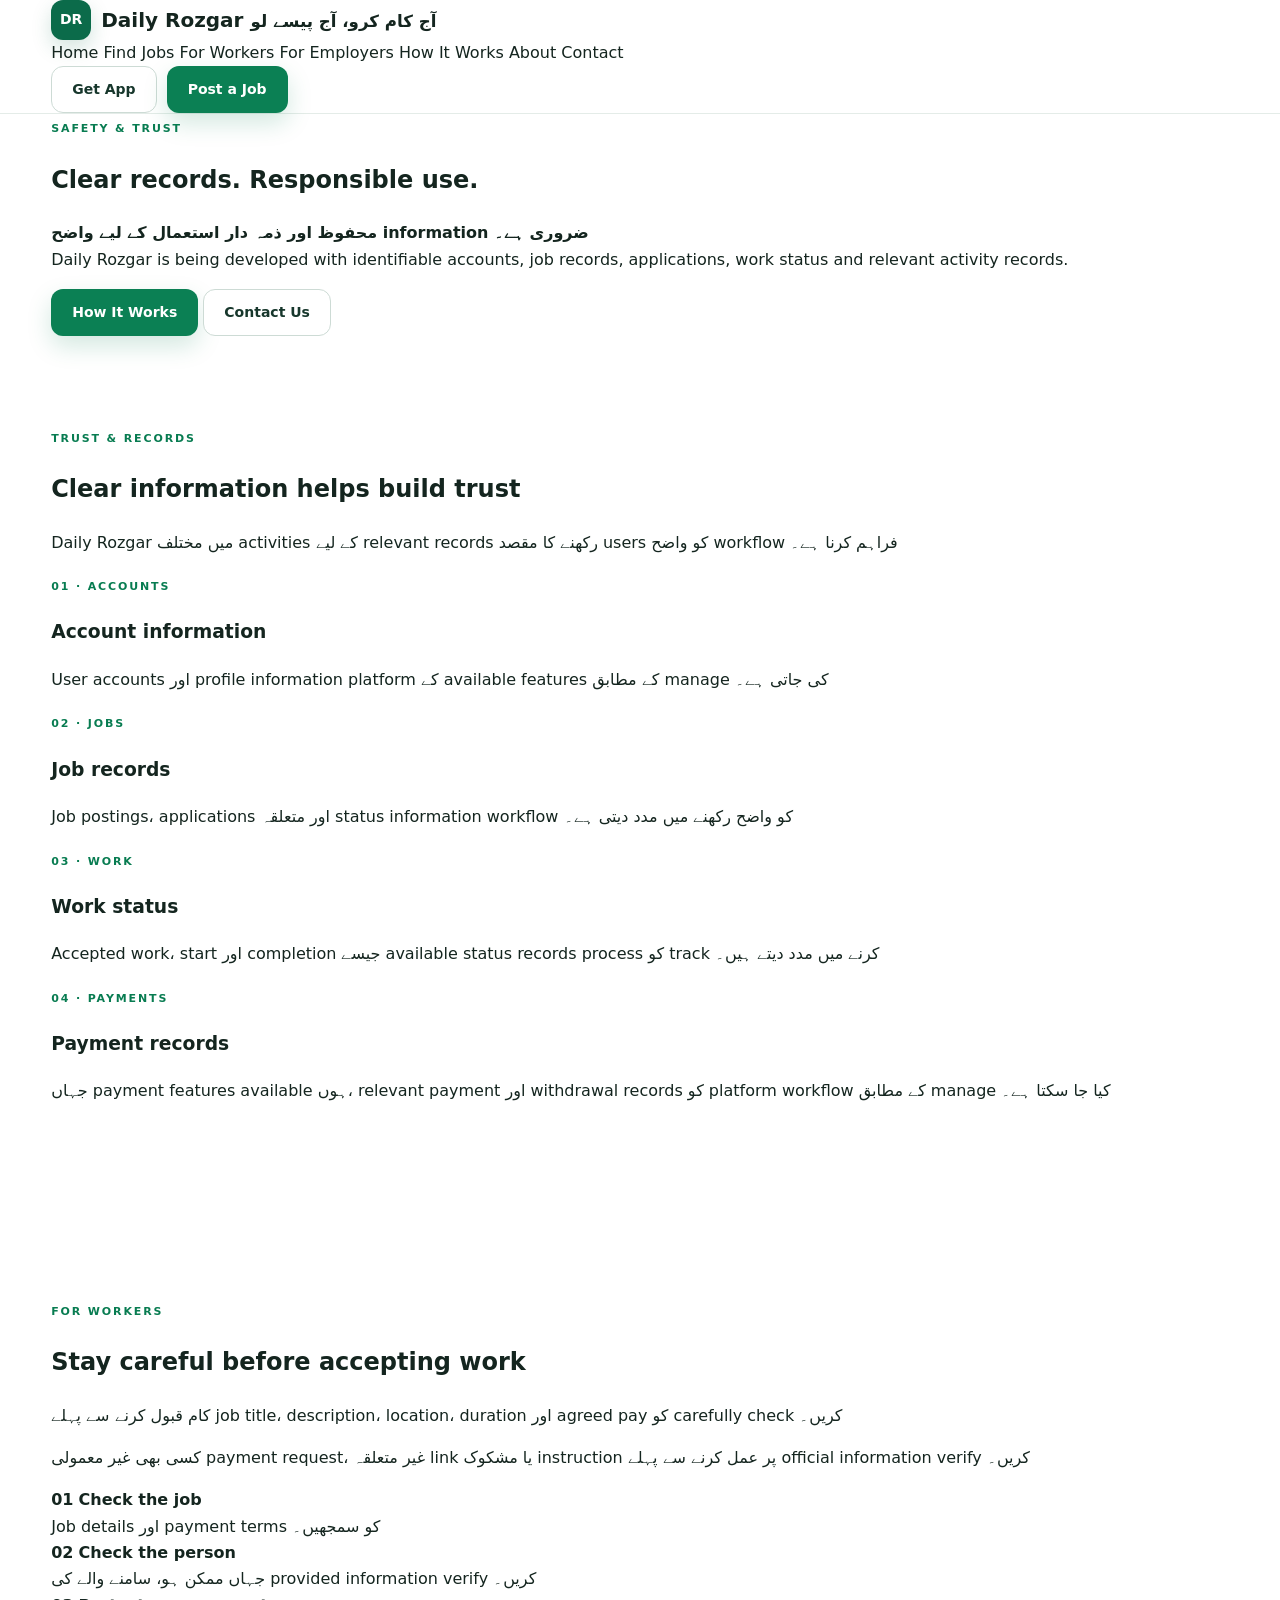
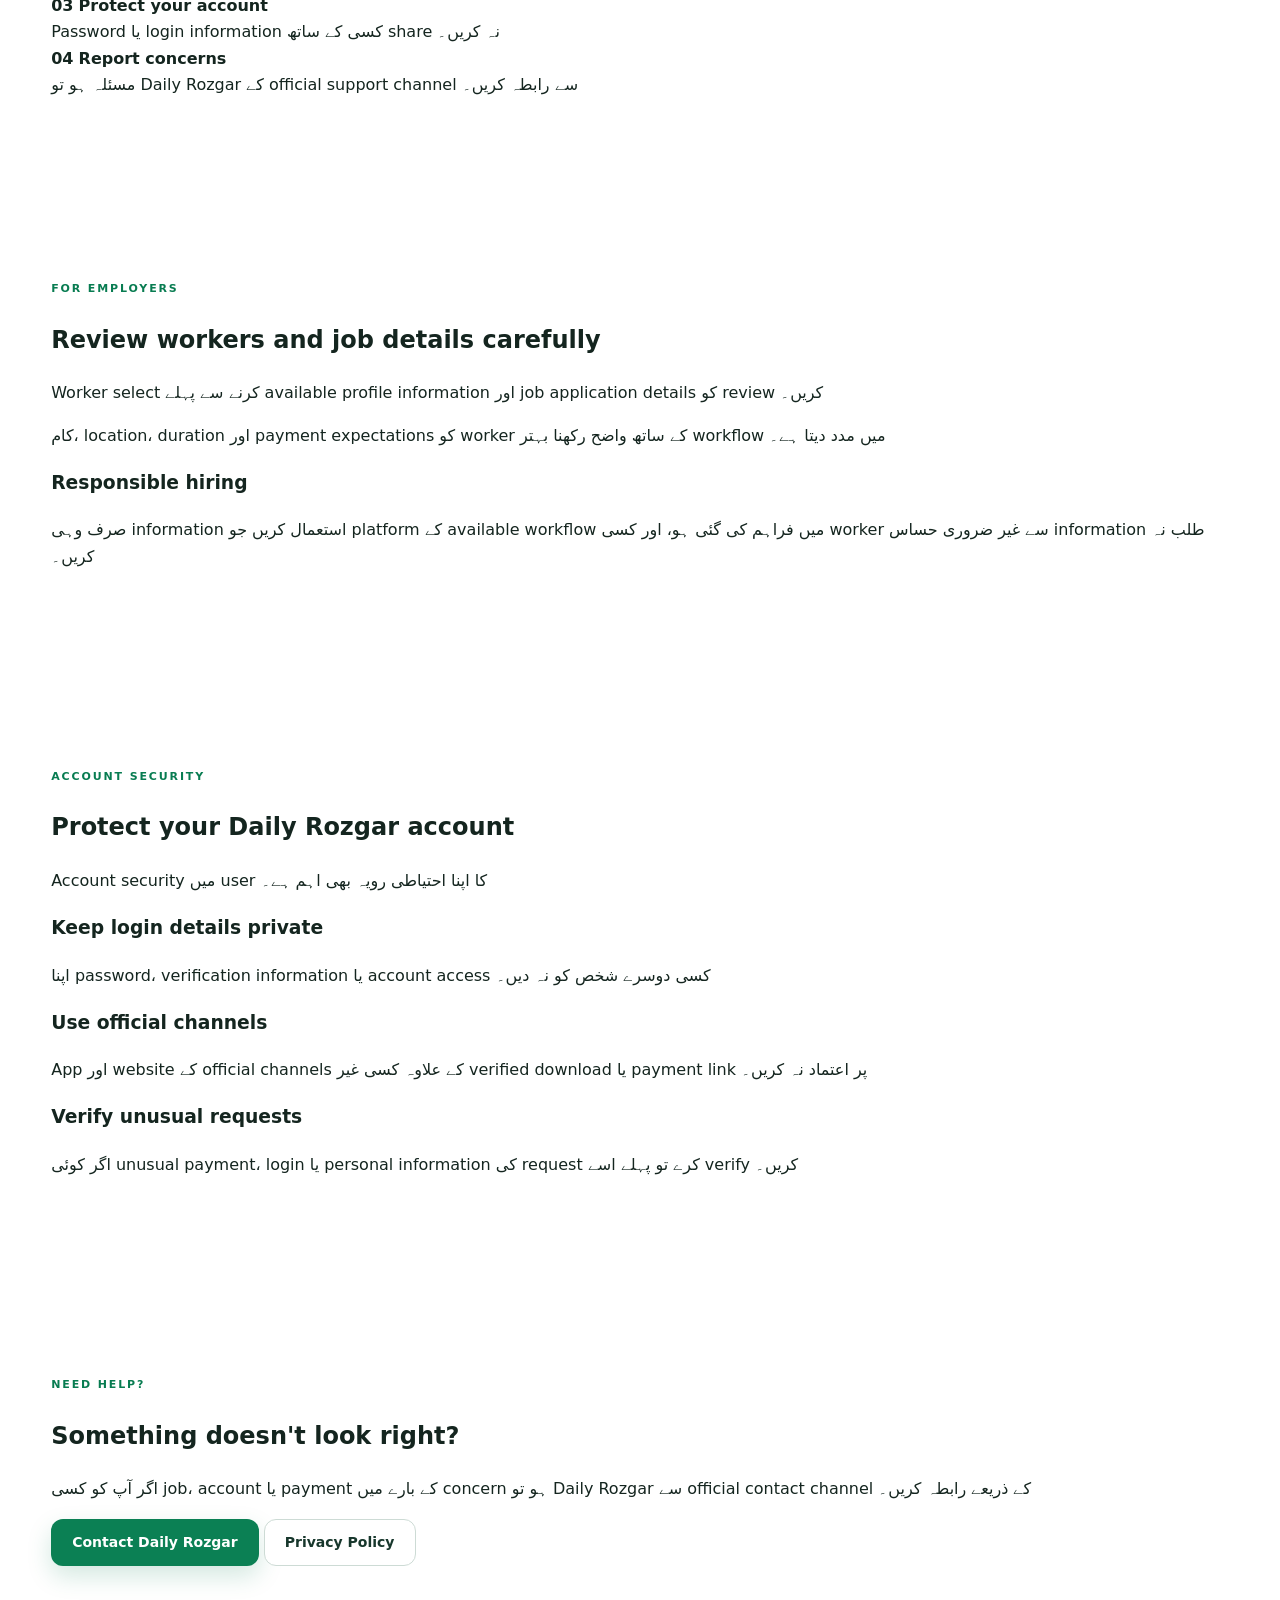
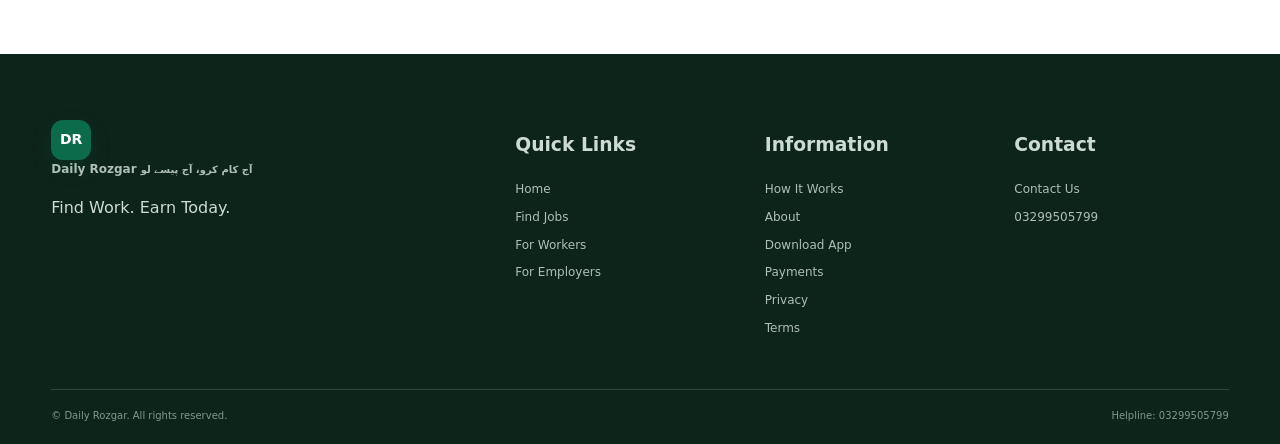
<file: safety.html>
<!doctype html>
<html lang="en">
<head>
  <meta charset="utf-8">
  <meta name="viewport" content="width=device-width,initial-scale=1">
  <title>Safety & Trust — Daily Rozgar</title>
  <link rel="stylesheet" href="styles.css">
</head>

<body>

<header class="site-header">
  <div class="container nav-wrap">
    <a class="brand" href="index.html">
      <span class="brand-mark">DR</span>
      <span>
        <strong>Daily Rozgar</strong>
        <small>آج کام کرو، آج پیسے لو</small>
      </span>
    </a>

    <nav class="main-nav">
      <a href="index.html">Home</a>
      <a href="jobs.html">Find Jobs</a>
      <a href="workers.html">For Workers</a>
      <a href="employers.html">For Employers</a>
      <a href="how-it-works.html">How It Works</a>
      <a href="about.html">About</a>
      <a href="contact.html">Contact</a>
    </nav>

    <div class="nav-actions">
      <a class="btn secondary" href="download.html">Get App</a>
      <a class="btn primary" href="employers.html">Post a Job</a>
    </div>
  </div>
</header>

<main>

  <section class="page-hero">
    <div class="container">
      <span class="eyebrow">SAFETY & TRUST</span>

      <h1>Clear records. Responsible use.</h1>

      <p class="lead">
        <strong>محفوظ اور ذمہ دار استعمال کے لیے واضح information ضروری ہے۔</strong><br>
        Daily Rozgar is being developed with identifiable accounts, job records,
        applications, work status and relevant activity records.
      </p>

      <div class="hero-actions">
        <a class="btn primary" href="how-it-works.html">How It Works</a>
        <a class="btn secondary" href="contact.html">Contact Us</a>
      </div>
    </div>
  </section>

  <section class="section">
    <div class="container">

      <div class="section-heading">
        <span class="eyebrow">TRUST & RECORDS</span>
        <h2>Clear information helps build trust</h2>
        <p>
          Daily Rozgar میں مختلف activities کے لیے relevant records رکھنے کا
          مقصد users کو واضح workflow فراہم کرنا ہے۔
        </p>
      </div>

      <div class="cards-grid">

        <article class="info-card">
          <span class="eyebrow">01 · ACCOUNTS</span>
          <h3>Account information</h3>
          <p>
            User accounts اور profile information platform کے available features
            کے مطابق manage کی جاتی ہے۔
          </p>
        </article>

        <article class="info-card">
          <span class="eyebrow">02 · JOBS</span>
          <h3>Job records</h3>
          <p>
            Job postings، applications اور متعلقہ status information workflow
            کو واضح رکھنے میں مدد دیتی ہے۔
          </p>
        </article>

        <article class="info-card">
          <span class="eyebrow">03 · WORK</span>
          <h3>Work status</h3>
          <p>
            Accepted work، start اور completion جیسے available status records
            process کو track کرنے میں مدد دیتے ہیں۔
          </p>
        </article>

        <article class="info-card">
          <span class="eyebrow">04 · PAYMENTS</span>
          <h3>Payment records</h3>
          <p>
            جہاں payment features available ہوں، relevant payment اور withdrawal
            records کو platform workflow کے مطابق manage کیا جا سکتا ہے۔
          </p>
        </article>

      </div>
    </div>
  </section>

  <section class="section section-alt">
    <div class="container split-section">

      <div>
        <span class="eyebrow">FOR WORKERS</span>
        <h2>Stay careful before accepting work</h2>

        <p>
          کام قبول کرنے سے پہلے job title، description، location، duration اور
          agreed pay کو carefully check کریں۔
        </p>

        <p>
          کسی بھی غیر معمولی payment request، غیر متعلقہ link یا مشکوک instruction
          پر عمل کرنے سے پہلے official information verify کریں۔
        </p>
      </div>

      <div class="feature-list">

        <div class="feature-item">
          <strong>01</strong>
          <span>
            <b>Check the job</b><br>
            Job details اور payment terms کو سمجھیں۔
          </span>
        </div>

        <div class="feature-item">
          <strong>02</strong>
          <span>
            <b>Check the person</b><br>
            جہاں ممکن ہو، سامنے والے کی provided information verify کریں۔
          </span>
        </div>

        <div class="feature-item">
          <strong>03</strong>
          <span>
            <b>Protect your account</b><br>
            Password یا login information کسی کے ساتھ share نہ کریں۔
          </span>
        </div>

        <div class="feature-item">
          <strong>04</strong>
          <span>
            <b>Report concerns</b><br>
            مسئلہ ہو تو Daily Rozgar کے official support channel سے رابطہ کریں۔
          </span>
        </div>

      </div>
    </div>
  </section>

  <section class="section">
    <div class="container split-section">

      <div>
        <span class="eyebrow">FOR EMPLOYERS</span>
        <h2>Review workers and job details carefully</h2>

        <p>
          Worker select کرنے سے پہلے available profile information اور job
          application details کو review کریں۔
        </p>

        <p>
          کام، location، duration اور payment expectations کو worker کے ساتھ
          واضح رکھنا بہتر workflow میں مدد دیتا ہے۔
        </p>
      </div>

      <div class="notice">
        <h3>Responsible hiring</h3>
        <p>
          صرف وہی information استعمال کریں جو platform کے available workflow
          میں فراہم کی گئی ہو، اور کسی worker سے غیر ضروری حساس information
          طلب نہ کریں۔
        </p>
      </div>

    </div>
  </section>

  <section class="section section-alt">
    <div class="container">

      <div class="section-heading">
        <span class="eyebrow">ACCOUNT SECURITY</span>
        <h2>Protect your Daily Rozgar account</h2>
        <p>
          Account security میں user کا اپنا احتیاطی رویہ بھی اہم ہے۔
        </p>
      </div>

      <div class="cards-grid">

        <article class="info-card">
          <h3>Keep login details private</h3>
          <p>
            اپنا password، verification information یا account access کسی
            دوسرے شخص کو نہ دیں۔
          </p>
        </article>

        <article class="info-card">
          <h3>Use official channels</h3>
          <p>
            App اور website کے official channels کے علاوہ کسی غیر verified
            download یا payment link پر اعتماد نہ کریں۔
          </p>
        </article>

        <article class="info-card">
          <h3>Verify unusual requests</h3>
          <p>
            اگر کوئی unusual payment، login یا personal information کی request
            کرے تو پہلے اسے verify کریں۔
          </p>
        </article>

      </div>
    </div>
  </section>

  <section class="section">
    <div class="container cta-box">

      <span class="eyebrow">NEED HELP?</span>

      <h2>Something doesn't look right?</h2>

      <p>
        اگر آپ کو کسی job، account یا payment کے بارے میں concern ہو تو
        Daily Rozgar سے official contact channel کے ذریعے رابطہ کریں۔
      </p>

      <div class="hero-actions">
        <a class="btn primary" href="contact.html">Contact Daily Rozgar</a>
        <a class="btn secondary" href="privacy.html">Privacy Policy</a>
      </div>

    </div>
  </section>

</main>

<footer class="site-footer">
  <div class="container footer-grid">

    <div>
      <a class="brand" href="index.html">
        <span class="brand-mark">DR</span>
        <span>
          <strong>Daily Rozgar</strong>
          <small>آج کام کرو، آج پیسے لو</small>
        </span>
      </a>

      <p>Find Work. Earn Today.</p>
    </div>

    <div>
      <h3>Quick Links</h3>
      <a href="index.html">Home</a>
      <a href="jobs.html">Find Jobs</a>
      <a href="workers.html">For Workers</a>
      <a href="employers.html">For Employers</a>
    </div>

    <div>
      <h3>Information</h3>
      <a href="how-it-works.html">How It Works</a>
      <a href="about.html">About</a>
      <a href="download.html">Download App</a>
      <a href="payments.html">Payments</a>
      <a href="privacy.html">Privacy</a>
      <a href="terms.html">Terms</a>
    </div>

    <div>
      <h3>Contact</h3>
      <a href="contact.html">Contact Us</a>
      <a href="tel:+923299505799">03299505799</a>
    </div>

  </div>

  <div class="container footer-bottom">
    <span>© Daily Rozgar. All rights reserved.</span>
    <span>
      Helpline:
      <a href="tel:+923299505799">03299505799</a>
    </span>
  </div>
</footer>

<script src="script.js"></script>

</body>
</html>
</file>
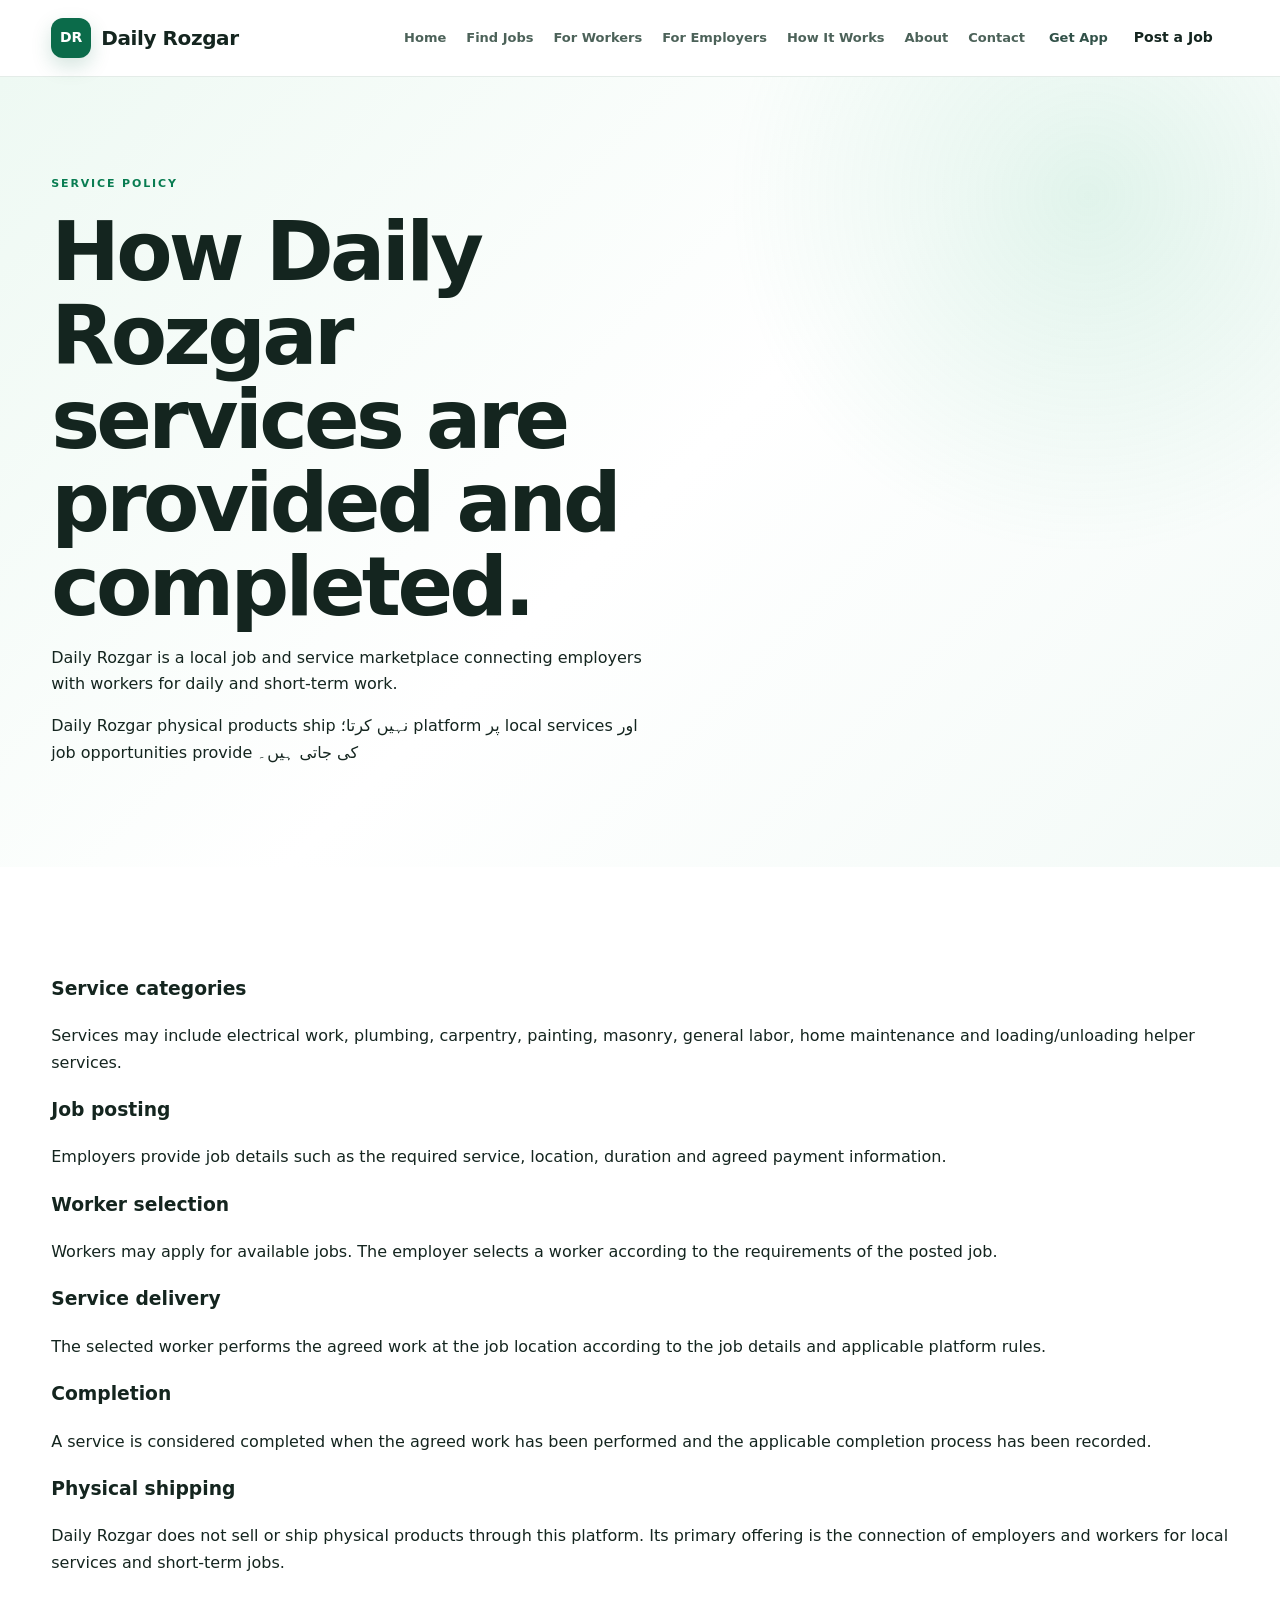
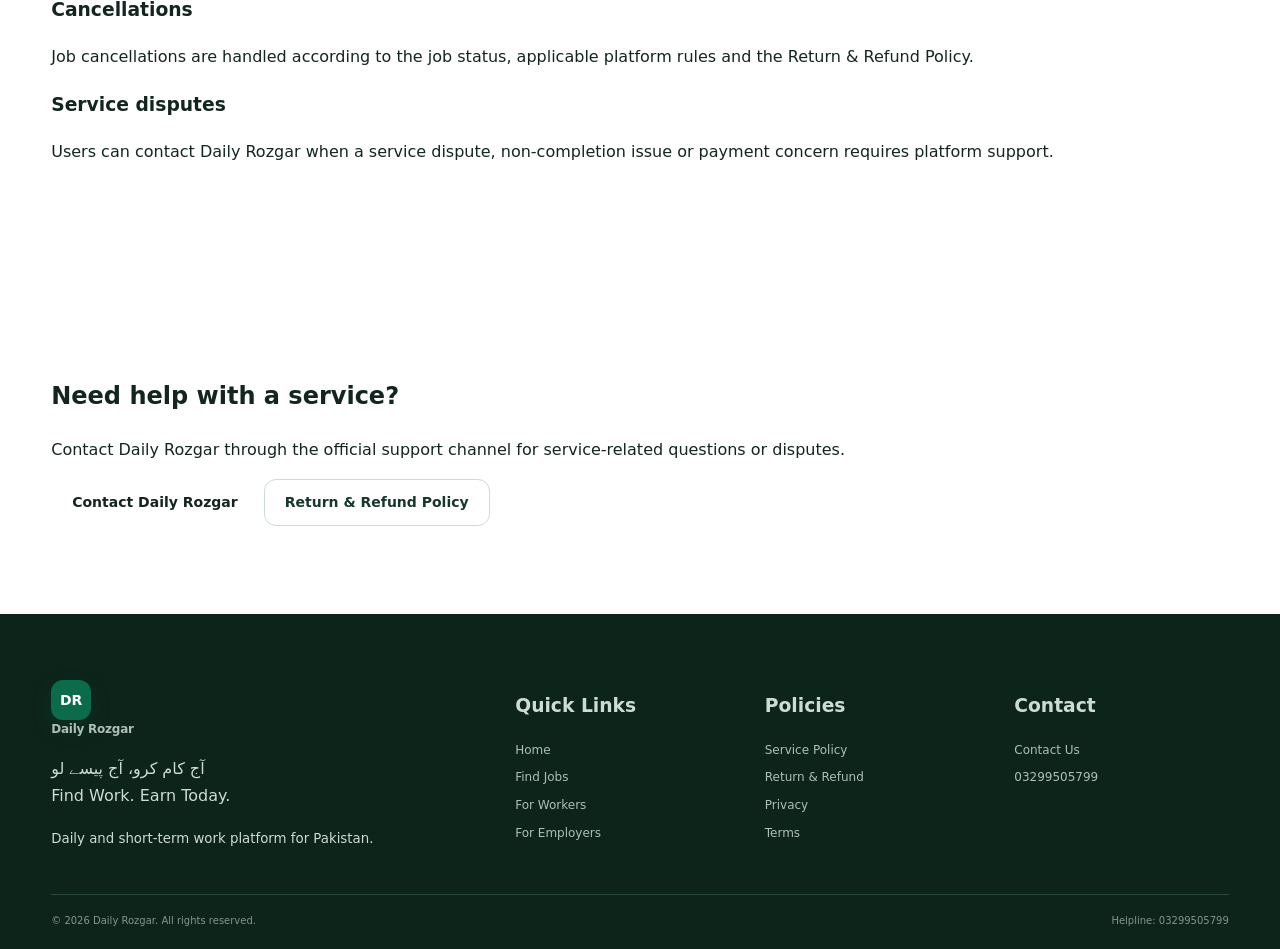
<file: service-policy.html>
<!doctype html>
<html lang="en">
<head>
<meta charset="utf-8">
<meta name="viewport" content="width=device-width, initial-scale=1">
<meta name="description" content="Daily Rozgar Service Policy for local jobs, worker services, service completion and delivery procedures.">
<meta name="theme-color" content="#0b6b4a">
<title>Service Policy — Daily Rozgar</title>
<link rel="stylesheet" href="styles.css">
</head>

<body>

<header class="site-header">
  <div class="container nav">

    <a class="brand" href="index.html" aria-label="Daily Rozgar Home">
      <span class="brand-mark">DR</span>
      <span class="brand-name">Daily Rozgar</span>
    </a>

    <button class="menu" aria-label="Open navigation" aria-expanded="false">☰</button>

    <nav aria-label="Main navigation">
      <a href="index.html">Home</a>
      <a href="jobs.html">Find Jobs</a>
      <a href="workers.html">For Workers</a>
      <a href="employers.html">For Employers</a>
      <a href="how-it-works.html">How It Works</a>
      <a href="about.html">About</a>
      <a href="contact.html">Contact</a>
    </nav>

    <div class="nav-actions">
      <a class="nav-login" href="download.html">Get App</a>
      <a class="btn nav-btn" href="employers.html">Post a Job</a>
    </div>

  </div>
</header>

<main>

<section class="hero">
  <div class="container hero-grid">
    <div class="hero-content">
      <span class="eyebrow">SERVICE POLICY</span>
      <h1>How Daily Rozgar services are provided and completed.</h1>
      <p>
        Daily Rozgar is a local job and service marketplace connecting
        employers with workers for daily and short-term work.
      </p>
      <p>
        Daily Rozgar physical products ship نہیں کرتا؛ platform پر local
        services اور job opportunities provide کی جاتی ہیں۔
      </p>
    </div>
  </div>
</section>

<section class="section">
  <div class="container">

    <div class="cards">

      <article class="card">
        <h3>Service categories</h3>
        <p>
          Services may include electrical work, plumbing, carpentry, painting,
          masonry, general labor, home maintenance and loading/unloading
          helper services.
        </p>
      </article>

      <article class="card">
        <h3>Job posting</h3>
        <p>
          Employers provide job details such as the required service,
          location, duration and agreed payment information.
        </p>
      </article>

      <article class="card">
        <h3>Worker selection</h3>
        <p>
          Workers may apply for available jobs. The employer selects a worker
          according to the requirements of the posted job.
        </p>
      </article>

      <article class="card">
        <h3>Service delivery</h3>
        <p>
          The selected worker performs the agreed work at the job location
          according to the job details and applicable platform rules.
        </p>
      </article>

      <article class="card">
        <h3>Completion</h3>
        <p>
          A service is considered completed when the agreed work has been
          performed and the applicable completion process has been recorded.
        </p>
      </article>

      <article class="card">
        <h3>Physical shipping</h3>
        <p>
          Daily Rozgar does not sell or ship physical products through this
          platform. Its primary offering is the connection of employers and
          workers for local services and short-term jobs.
        </p>
      </article>

      <article class="card">
        <h3>Cancellations</h3>
        <p>
          Job cancellations are handled according to the job status,
          applicable platform rules and the Return & Refund Policy.
        </p>
      </article>

      <article class="card">
        <h3>Service disputes</h3>
        <p>
          Users can contact Daily Rozgar when a service dispute, non-completion
          issue or payment concern requires platform support.
        </p>
      </article>

    </div>

  </div>
</section>

<section class="section">
  <div class="container">
    <div class="notice">
      <h2>Need help with a service?</h2>
      <p>
        Contact Daily Rozgar through the official support channel for
        service-related questions or disputes.
      </p>
      <a class="btn btn-primary" href="contact.html">Contact Daily Rozgar</a>
      <a class="btn secondary" href="refund.html">Return & Refund Policy</a>
    </div>
  </div>
</section>

</main>

<footer class="site-footer">
  <div class="container footer-grid">

    <div>
      <a class="brand" href="index.html">
        <span class="brand-mark">DR</span>
        <span class="brand-name">Daily Rozgar</span>
      </a>
      <p>آج کام کرو، آج پیسے لو<br>Find Work. Earn Today.</p>
      <small>Daily and short-term work platform for Pakistan.</small>
    </div>

    <div>
      <h3>Quick Links</h3>
      <a href="index.html">Home</a>
      <a href="jobs.html">Find Jobs</a>
      <a href="workers.html">For Workers</a>
      <a href="employers.html">For Employers</a>
    </div>

    <div>
      <h3>Policies</h3>
      <a href="service-policy.html">Service Policy</a>
      <a href="refund.html">Return & Refund</a>
      <a href="privacy.html">Privacy</a>
      <a href="terms.html">Terms</a>
    </div>

    <div>
      <h3>Contact</h3>
      <a href="contact.html">Contact Us</a>
      <a href="tel:+923299505799">03299505799</a>
    </div>

  </div>

  <div class="container footer-bottom">
    <span>© 2026 Daily Rozgar. All rights reserved.</span>
    <span>
      Helpline:
      <a href="tel:+923299505799">03299505799</a>
    </span>
  </div>
</footer>

<script src="script.js"></script>

</body>
</html>
</file>
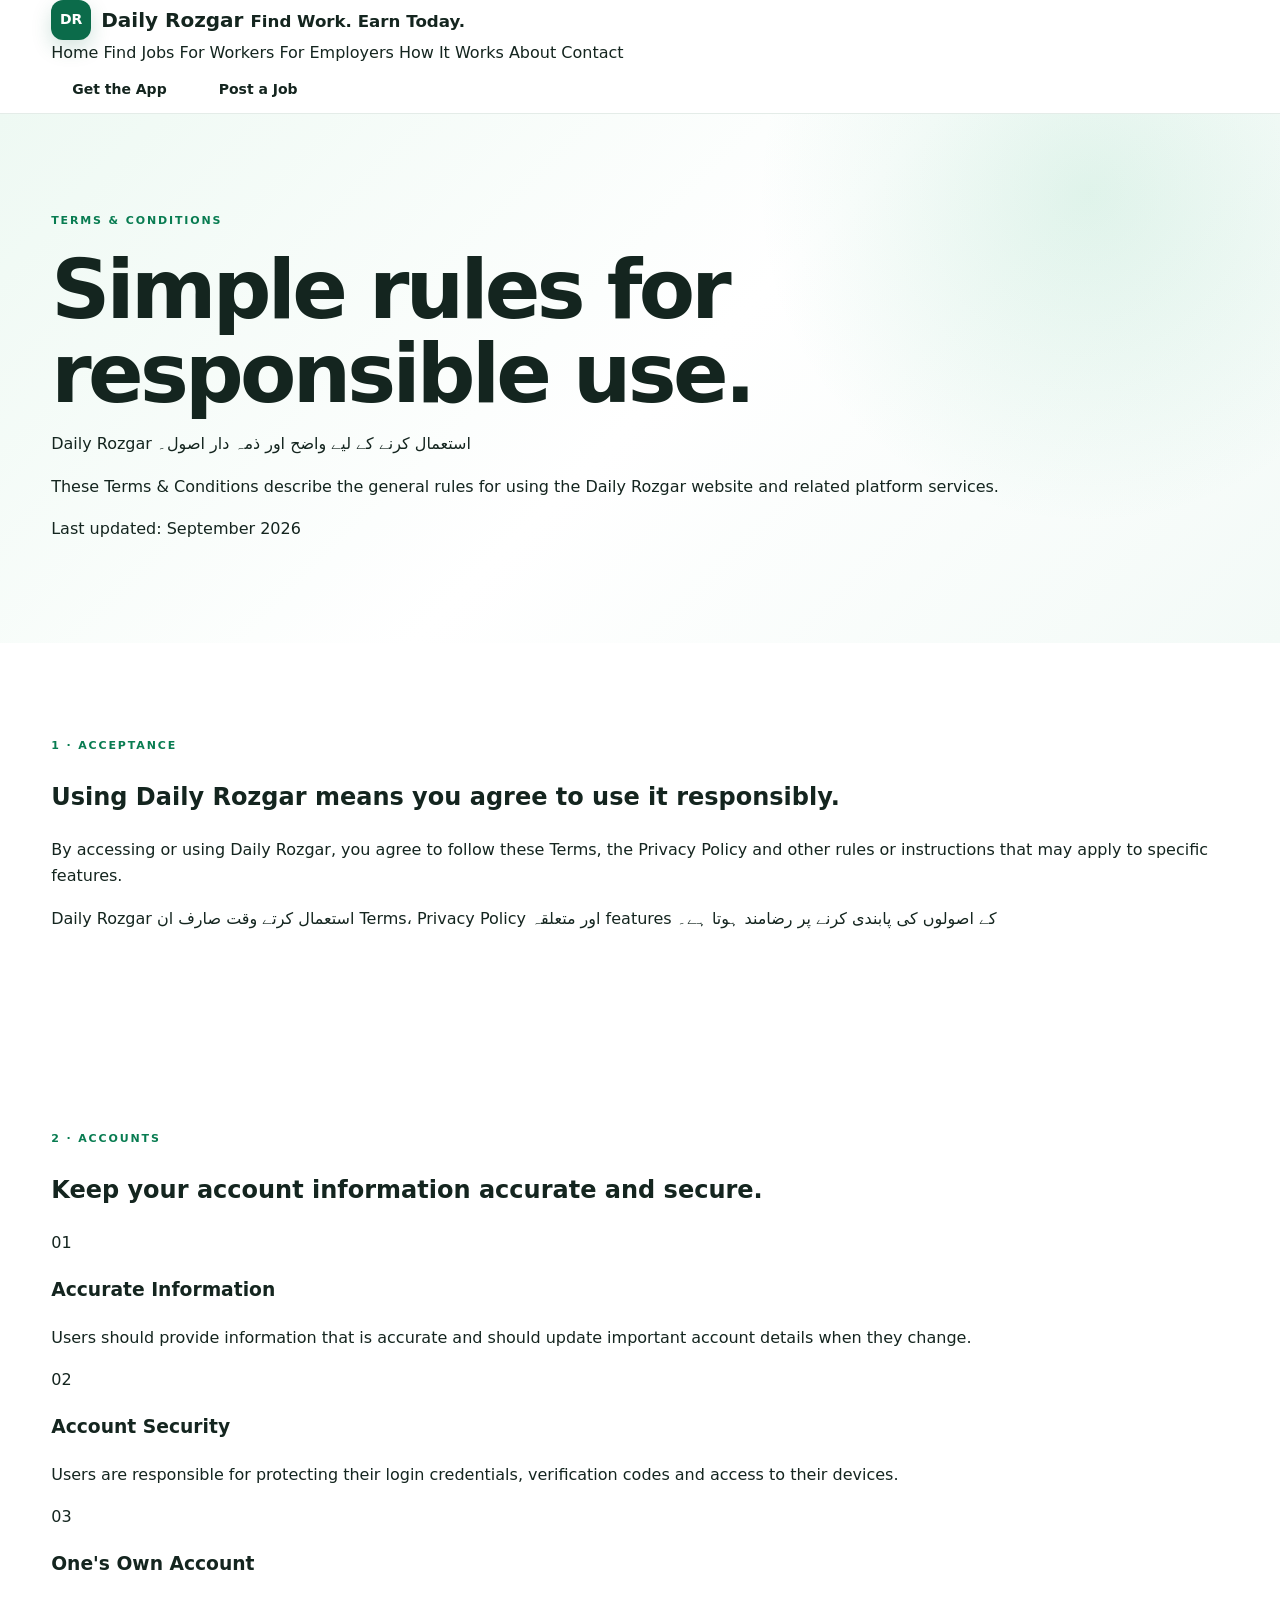
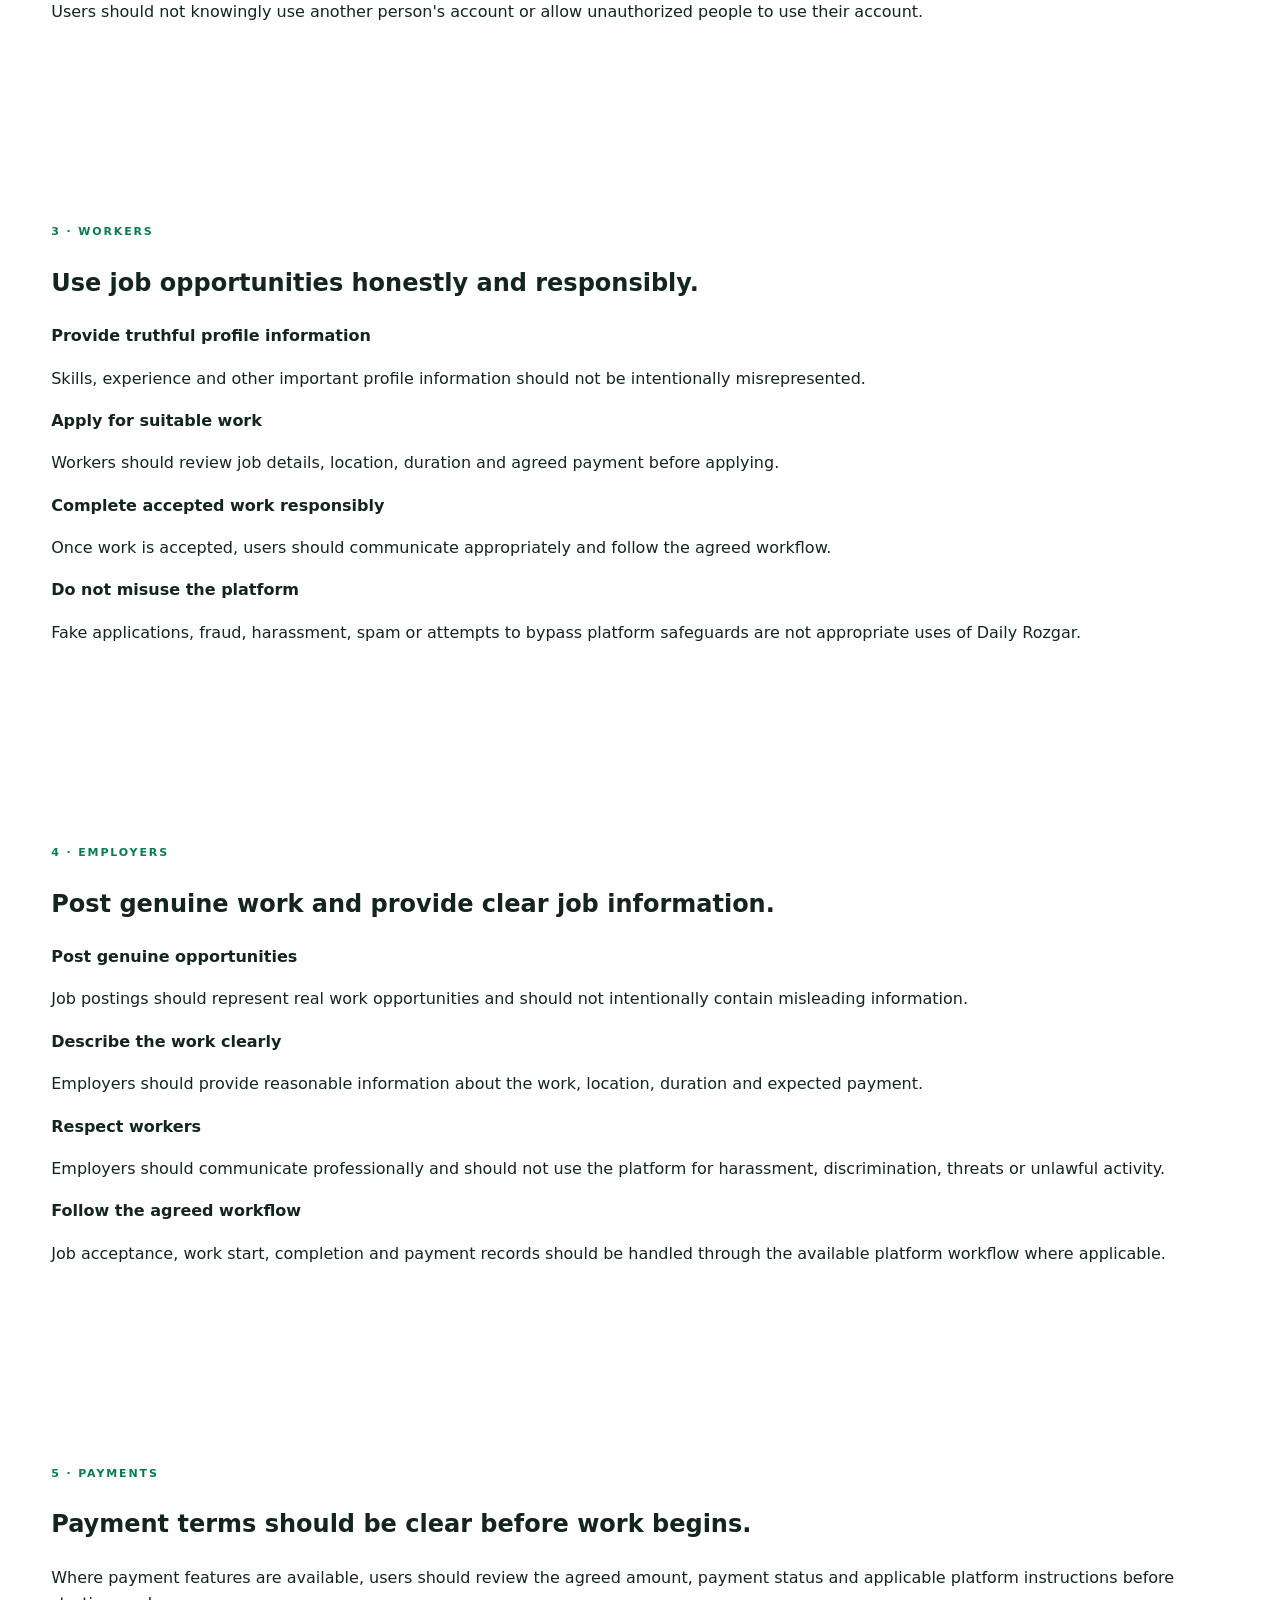
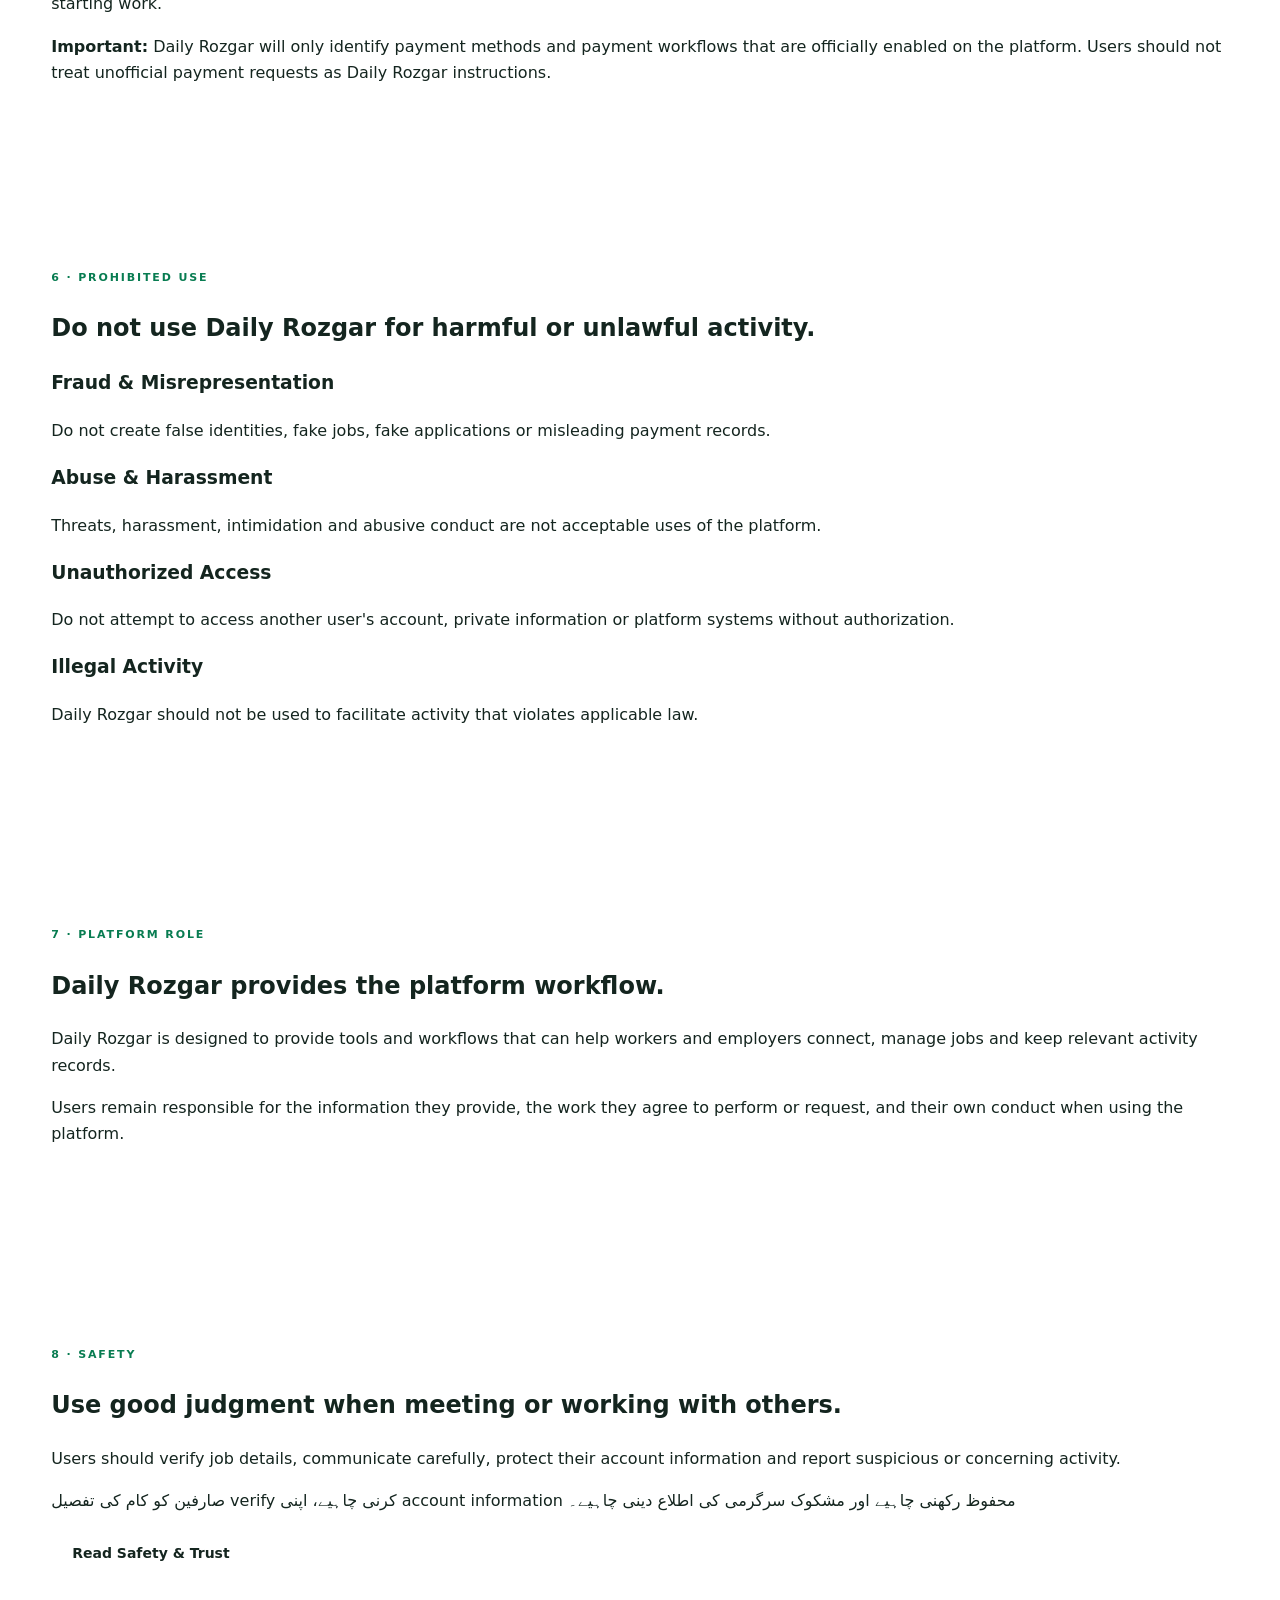
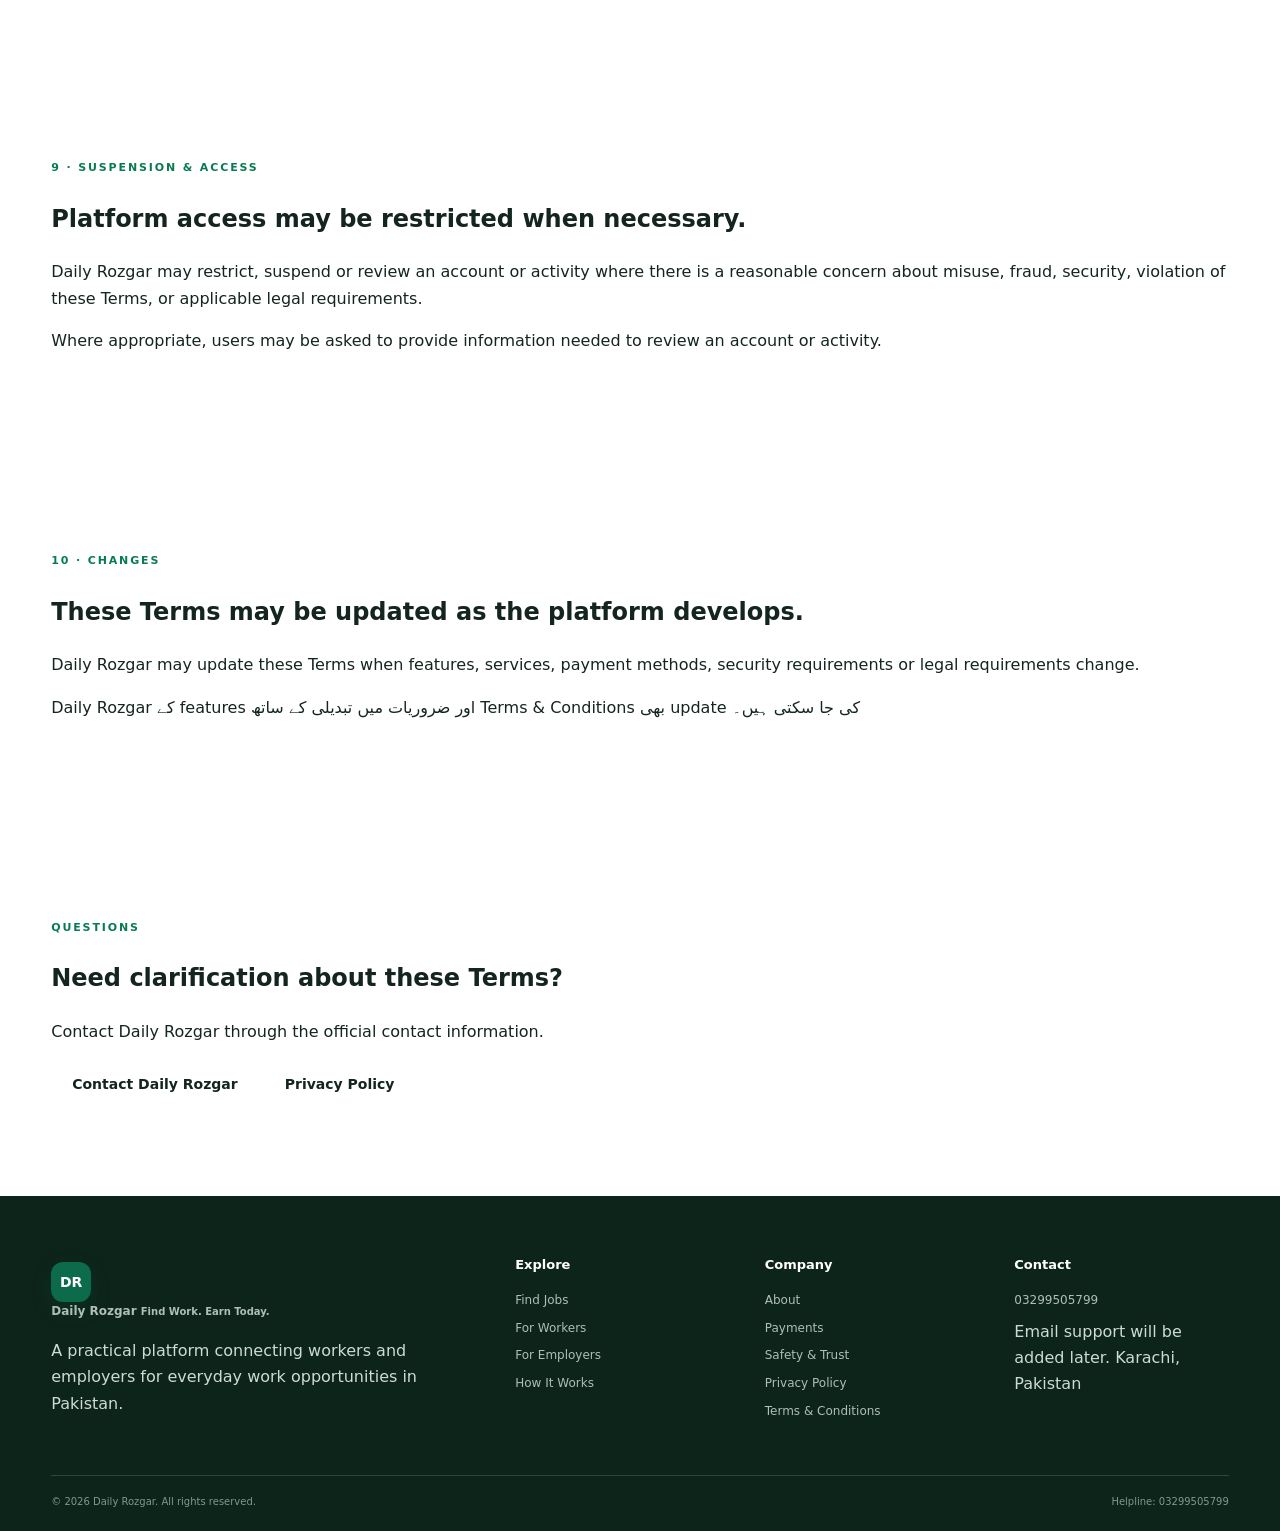
<file: terms.html>
<!doctype html>
<html lang="en">
<head>
  <meta charset="utf-8">
  <meta name="viewport" content="width=device-width,initial-scale=1">
  <title>Terms & Conditions — Daily Rozgar</title>
  <meta name="description" content="Daily Rozgar terms and conditions for workers, employers and platform users.">
  <link rel="stylesheet" href="styles.css">
</head>

<body>

<header class="site-header">
  <div class="container nav-wrap">
    <a class="brand" href="index.html">
      <span class="brand-mark">DR</span>
      <span>
        <strong>Daily Rozgar</strong>
        <small>Find Work. Earn Today.</small>
      </span>
    </a>

    <nav class="main-nav">
      <a href="index.html">Home</a>
      <a href="jobs.html">Find Jobs</a>
      <a href="workers.html">For Workers</a>
      <a href="employers.html">For Employers</a>
      <a href="how-it-works.html">How It Works</a>
      <a href="about.html">About</a>
      <a href="contact.html">Contact</a>
    </nav>

    <div class="nav-actions">
      <a class="btn btn-secondary" href="download.html">Get the App</a>
      <a class="btn btn-primary" href="employers.html">Post a Job</a>
    </div>
  </div>
</header>

<main>

  <section class="hero">
    <div class="container">
      <span class="eyebrow">TERMS & CONDITIONS</span>
      <h1>Simple rules for responsible use.</h1>
      <p class="hero-urdu">Daily Rozgar استعمال کرنے کے لیے واضح اور ذمہ دار اصول۔</p>
      <p>
        These Terms & Conditions describe the general rules for using the Daily
        Rozgar website and related platform services.
      </p>
      <p class="muted">Last updated: September 2026</p>
    </div>
  </section>

  <section class="section">
    <div class="container">

      <div class="section-heading">
        <span class="eyebrow">1 · ACCEPTANCE</span>
        <h2>Using Daily Rozgar means you agree to use it responsibly.</h2>
        <p>
          By accessing or using Daily Rozgar, you agree to follow these Terms,
          the Privacy Policy and other rules or instructions that may apply to
          specific features.
        </p>
        <p class="urdu">
          Daily Rozgar استعمال کرتے وقت صارف ان Terms، Privacy Policy اور
          متعلقہ features کے اصولوں کی پابندی کرنے پر رضامند ہوتا ہے۔
        </p>
      </div>

    </div>
  </section>

  <section class="section section-alt">
    <div class="container">

      <div class="section-heading">
        <span class="eyebrow">2 · ACCOUNTS</span>
        <h2>Keep your account information accurate and secure.</h2>
      </div>

      <div class="card-grid">

        <article class="info-card">
          <span class="card-number">01</span>
          <h3>Accurate Information</h3>
          <p>
            Users should provide information that is accurate and should update
            important account details when they change.
          </p>
        </article>

        <article class="info-card">
          <span class="card-number">02</span>
          <h3>Account Security</h3>
          <p>
            Users are responsible for protecting their login credentials,
            verification codes and access to their devices.
          </p>
        </article>

        <article class="info-card">
          <span class="card-number">03</span>
          <h3>One's Own Account</h3>
          <p>
            Users should not knowingly use another person's account or allow
            unauthorized people to use their account.
          </p>
        </article>

      </div>

    </div>
  </section>

  <section class="section">
    <div class="container">

      <div class="section-heading">
        <span class="eyebrow">3 · WORKERS</span>
        <h2>Use job opportunities honestly and responsibly.</h2>
      </div>

      <div class="content-stack">

        <div class="list-item">
          <strong>Provide truthful profile information</strong>
          <p>
            Skills, experience and other important profile information should
            not be intentionally misrepresented.
          </p>
        </div>

        <div class="list-item">
          <strong>Apply for suitable work</strong>
          <p>
            Workers should review job details, location, duration and agreed
            payment before applying.
          </p>
        </div>

        <div class="list-item">
          <strong>Complete accepted work responsibly</strong>
          <p>
            Once work is accepted, users should communicate appropriately and
            follow the agreed workflow.
          </p>
        </div>

        <div class="list-item">
          <strong>Do not misuse the platform</strong>
          <p>
            Fake applications, fraud, harassment, spam or attempts to bypass
            platform safeguards are not appropriate uses of Daily Rozgar.
          </p>
        </div>

      </div>

    </div>
  </section>

  <section class="section section-alt">
    <div class="container">

      <div class="section-heading">
        <span class="eyebrow">4 · EMPLOYERS</span>
        <h2>Post genuine work and provide clear job information.</h2>
      </div>

      <div class="content-stack">

        <div class="list-item">
          <strong>Post genuine opportunities</strong>
          <p>
            Job postings should represent real work opportunities and should not
            intentionally contain misleading information.
          </p>
        </div>

        <div class="list-item">
          <strong>Describe the work clearly</strong>
          <p>
            Employers should provide reasonable information about the work,
            location, duration and expected payment.
          </p>
        </div>

        <div class="list-item">
          <strong>Respect workers</strong>
          <p>
            Employers should communicate professionally and should not use the
            platform for harassment, discrimination, threats or unlawful activity.
          </p>
        </div>

        <div class="list-item">
          <strong>Follow the agreed workflow</strong>
          <p>
            Job acceptance, work start, completion and payment records should be
            handled through the available platform workflow where applicable.
          </p>
        </div>

      </div>

    </div>
  </section>

  <section class="section">
    <div class="container">

      <div class="section-heading">
        <span class="eyebrow">5 · PAYMENTS</span>
        <h2>Payment terms should be clear before work begins.</h2>
        <p>
          Where payment features are available, users should review the agreed
          amount, payment status and applicable platform instructions before
          starting work.
        </p>
      </div>

      <div class="notice">
        <strong>Important:</strong>
        Daily Rozgar will only identify payment methods and payment workflows
        that are officially enabled on the platform. Users should not treat
        unofficial payment requests as Daily Rozgar instructions.
      </div>

    </div>
  </section>

  <section class="section section-alt">
    <div class="container">

      <div class="section-heading">
        <span class="eyebrow">6 · PROHIBITED USE</span>
        <h2>Do not use Daily Rozgar for harmful or unlawful activity.</h2>
      </div>

      <div class="card-grid">

        <article class="info-card">
          <h3>Fraud & Misrepresentation</h3>
          <p>
            Do not create false identities, fake jobs, fake applications or
            misleading payment records.
          </p>
        </article>

        <article class="info-card">
          <h3>Abuse & Harassment</h3>
          <p>
            Threats, harassment, intimidation and abusive conduct are not
            acceptable uses of the platform.
          </p>
        </article>

        <article class="info-card">
          <h3>Unauthorized Access</h3>
          <p>
            Do not attempt to access another user's account, private information
            or platform systems without authorization.
          </p>
        </article>

        <article class="info-card">
          <h3>Illegal Activity</h3>
          <p>
            Daily Rozgar should not be used to facilitate activity that violates
            applicable law.
          </p>
        </article>

      </div>

    </div>
  </section>

  <section class="section">
    <div class="container">

      <div class="section-heading">
        <span class="eyebrow">7 · PLATFORM ROLE</span>
        <h2>Daily Rozgar provides the platform workflow.</h2>
        <p>
          Daily Rozgar is designed to provide tools and workflows that can help
          workers and employers connect, manage jobs and keep relevant activity
          records.
        </p>
        <p>
          Users remain responsible for the information they provide, the work
          they agree to perform or request, and their own conduct when using the
          platform.
        </p>
      </div>

    </div>
  </section>

  <section class="section section-alt">
    <div class="container">

      <div class="section-heading">
        <span class="eyebrow">8 · SAFETY</span>
        <h2>Use good judgment when meeting or working with others.</h2>
        <p>
          Users should verify job details, communicate carefully, protect their
          account information and report suspicious or concerning activity.
        </p>
        <p class="urdu">
          صارفین کو کام کی تفصیل verify کرنی چاہیے، اپنی account information
          محفوظ رکھنی چاہیے اور مشکوک سرگرمی کی اطلاع دینی چاہیے۔
        </p>
      </div>

      <a class="btn btn-secondary" href="safety.html">Read Safety & Trust</a>

    </div>
  </section>

  <section class="section">
    <div class="container">

      <div class="section-heading">
        <span class="eyebrow">9 · SUSPENSION & ACCESS</span>
        <h2>Platform access may be restricted when necessary.</h2>
        <p>
          Daily Rozgar may restrict, suspend or review an account or activity
          where there is a reasonable concern about misuse, fraud, security,
          violation of these Terms, or applicable legal requirements.
        </p>
        <p>
          Where appropriate, users may be asked to provide information needed
          to review an account or activity.
        </p>
      </div>

    </div>
  </section>

  <section class="section section-alt">
    <div class="container">

      <div class="section-heading">
        <span class="eyebrow">10 · CHANGES</span>
        <h2>These Terms may be updated as the platform develops.</h2>
        <p>
          Daily Rozgar may update these Terms when features, services, payment
          methods, security requirements or legal requirements change.
        </p>
        <p class="urdu">
          Daily Rozgar کے features اور ضروریات میں تبدیلی کے ساتھ Terms & Conditions
          بھی update کی جا سکتی ہیں۔
        </p>
      </div>

    </div>
  </section>

  <section class="section">
    <div class="container cta-box">
      <div>
        <span class="eyebrow">QUESTIONS</span>
        <h2>Need clarification about these Terms?</h2>
        <p>
          Contact Daily Rozgar through the official contact information.
        </p>
      </div>

      <div class="cta-actions">
        <a class="btn btn-primary" href="contact.html">Contact Daily Rozgar</a>
        <a class="btn btn-secondary" href="privacy.html">Privacy Policy</a>
      </div>
    </div>
  </section>

</main>

<footer class="site-footer">
  <div class="container footer-grid">

    <div>
      <a class="brand" href="index.html">
        <span class="brand-mark">DR</span>
        <span>
          <strong>Daily Rozgar</strong>
          <small>Find Work. Earn Today.</small>
        </span>
      </a>
      <p>
        A practical platform connecting workers and employers for everyday work
        opportunities in Pakistan.
      </p>
    </div>

    <div>
      <h4>Explore</h4>
      <a href="jobs.html">Find Jobs</a>
      <a href="workers.html">For Workers</a>
      <a href="employers.html">For Employers</a>
      <a href="how-it-works.html">How It Works</a>
    </div>

    <div>
      <h4>Company</h4>
      <a href="about.html">About</a>
      <a href="payments.html">Payments</a>
      <a href="safety.html">Safety & Trust</a>
      <a href="privacy.html">Privacy Policy</a>
      <a href="terms.html">Terms & Conditions</a>
    </div>

    <div>
      <h4>Contact</h4>
      <a href="tel:+923299505799">03299505799</a>
      <span>Email support will be added later.</span>
      <span>Karachi, Pakistan</span>
    </div>

  </div>

  <div class="container footer-bottom">
    <span>© 2026 Daily Rozgar. All rights reserved.</span>
    <span>Helpline: <a href="tel:+923299505799">03299505799</a></span>
  </div>
</footer>

<script src="script.js"></script>

</body>
</html>
</file>
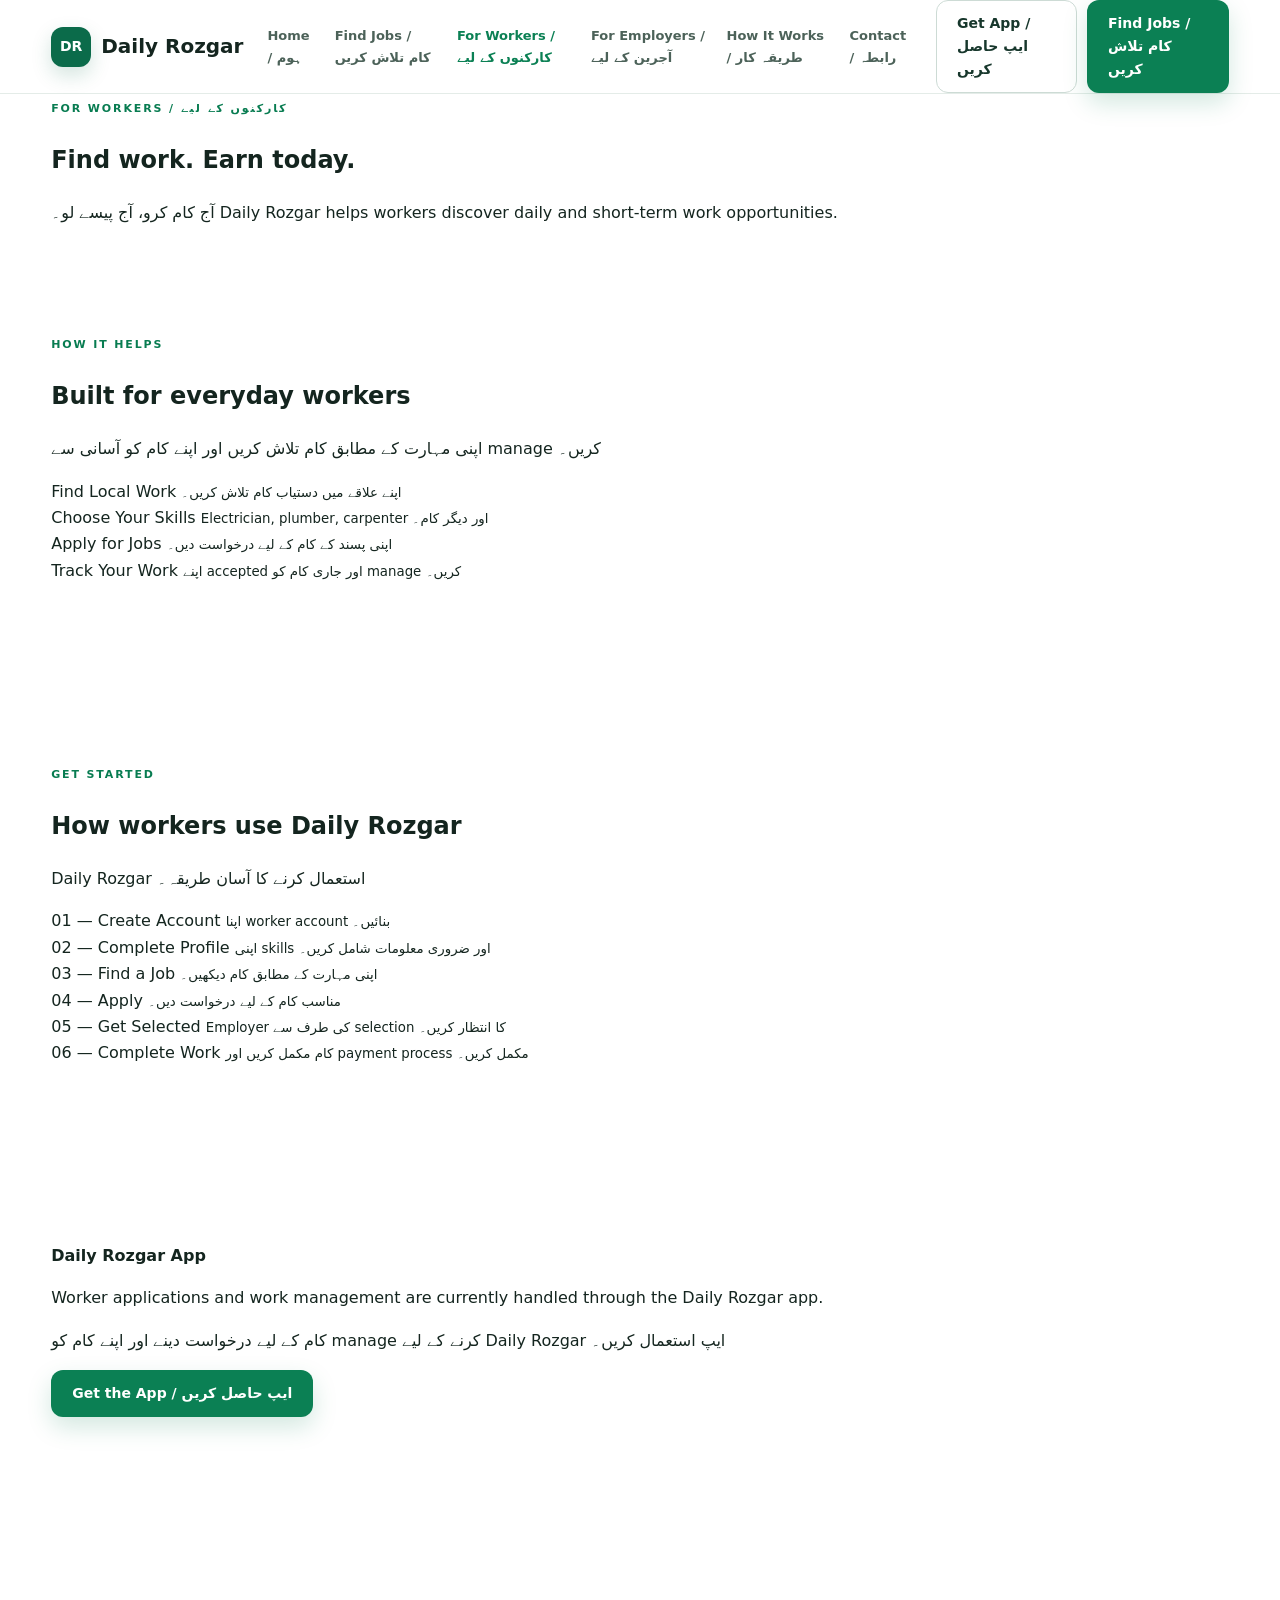
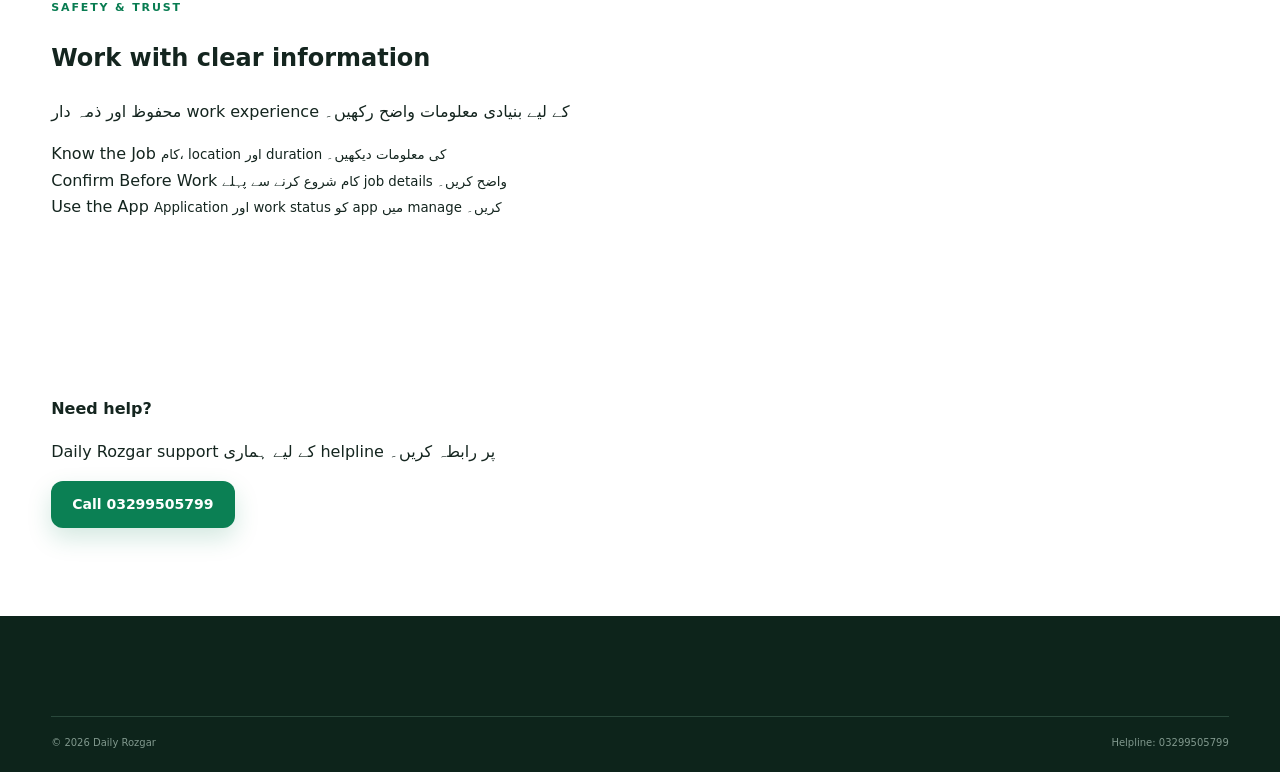
<file: workers.html>
<!doctype html>
<html lang="en">
<head>
<meta charset="utf-8">
<meta name="viewport" content="width=device-width,initial-scale=1">
<title>For Workers — Daily Rozgar</title>
<link rel="stylesheet" href="styles.css">
</head>

<body>

<header class="site-header">
  <div class="container nav">
    <a class="brand" href="index.html">
      <span class="brand-mark">DR</span>
      <span>Daily Rozgar</span>
    </a>

    <button class="menu">☰</button>

    <nav>
      <a href="index.html">Home / ہوم</a>
      <a href="jobs.html">Find Jobs / کام تلاش کریں</a>
      <a class="active" href="workers.html">For Workers / کارکنوں کے لیے</a>
      <a href="employers.html">For Employers / آجرین کے لیے</a>
      <a href="how-it-works.html">How It Works / طریقہ کار</a>
      <a href="contact.html">Contact / رابطہ</a>
    </nav>

    <div class="nav-actions">
      <a class="btn secondary" href="download.html">Get App / ایپ حاصل کریں</a>
      <a class="btn primary" href="jobs.html">Find Jobs / کام تلاش کریں</a>
    </div>
  </div>
</header>

<main>

<section class="page-hero">
  <div class="container">
    <span class="eyebrow">FOR WORKERS / کارکنوں کے لیے</span>
    <h1>Find work. Earn today.</h1>
    <p>
      آج کام کرو، آج پیسے لو۔
      Daily Rozgar helps workers discover daily and short-term work opportunities.
    </p>
  </div>
</section>

<section class="section">
  <div class="container">

    <div class="section-heading">
      <span class="eyebrow">HOW IT HELPS</span>
      <h2>Built for everyday workers</h2>
      <p>
        اپنی مہارت کے مطابق کام تلاش کریں اور اپنے کام کو آسانی سے manage کریں۔
      </p>
    </div>

    <div class="cards job-cards">

      <div class="card">
        <span>Find Local Work</span>
        <small>اپنے علاقے میں دستیاب کام تلاش کریں۔</small>
      </div>

      <div class="card">
        <span>Choose Your Skills</span>
        <small>Electrician, plumber, carpenter اور دیگر کام۔</small>
      </div>

      <div class="card">
        <span>Apply for Jobs</span>
        <small>اپنی پسند کے کام کے لیے درخواست دیں۔</small>
      </div>

      <div class="card">
        <span>Track Your Work</span>
        <small>اپنے accepted اور جاری کام کو manage کریں۔</small>
      </div>

    </div>

  </div>
</section>

<section class="section">
  <div class="container">

    <div class="section-heading">
      <span class="eyebrow">GET STARTED</span>
      <h2>How workers use Daily Rozgar</h2>
      <p>Daily Rozgar استعمال کرنے کا آسان طریقہ۔</p>
    </div>

    <div class="cards job-cards">

      <div class="card">
        <span>01 — Create Account</span>
        <small>اپنا worker account بنائیں۔</small>
      </div>

      <div class="card">
        <span>02 — Complete Profile</span>
        <small>اپنی skills اور ضروری معلومات شامل کریں۔</small>
      </div>

      <div class="card">
        <span>03 — Find a Job</span>
        <small>اپنی مہارت کے مطابق کام دیکھیں۔</small>
      </div>

      <div class="card">
        <span>04 — Apply</span>
        <small>مناسب کام کے لیے درخواست دیں۔</small>
      </div>

      <div class="card">
        <span>05 — Get Selected</span>
        <small>Employer کی طرف سے selection کا انتظار کریں۔</small>
      </div>

      <div class="card">
        <span>06 — Complete Work</span>
        <small>کام مکمل کریں اور payment process مکمل کریں۔</small>
      </div>

    </div>

  </div>
</section>

<section class="section">
  <div class="container">

    <div class="notice">
      <b>Daily Rozgar App</b>

      <p>
        Worker applications and work management are currently handled through the Daily Rozgar app.
      </p>

      <p>
        کام کے لیے درخواست دینے اور اپنے کام کو manage کرنے کے لیے Daily Rozgar ایپ استعمال کریں۔
      </p>

      <a class="btn primary" href="download.html">
        Get the App / ایپ حاصل کریں
      </a>
    </div>

  </div>
</section>

<section class="section">
  <div class="container">

    <div class="section-heading">
      <span class="eyebrow">SAFETY & TRUST</span>
      <h2>Work with clear information</h2>
      <p>
        محفوظ اور ذمہ دار work experience کے لیے بنیادی معلومات واضح رکھیں۔
      </p>
    </div>

    <div class="cards job-cards">

      <div class="card">
        <span>Know the Job</span>
        <small>کام، location اور duration کی معلومات دیکھیں۔</small>
      </div>

      <div class="card">
        <span>Confirm Before Work</span>
        <small>کام شروع کرنے سے پہلے job details واضح کریں۔</small>
      </div>

      <div class="card">
        <span>Use the App</span>
        <small>Application اور work status کو app میں manage کریں۔</small>
      </div>

    </div>

  </div>
</section>

<section class="section">
  <div class="container">

    <div class="notice">
      <b>Need help?</b>

      <p>
        Daily Rozgar support کے لیے ہماری helpline پر رابطہ کریں۔
      </p>

      <a class="btn primary" href="tel:+923299505799">
        Call 03299505799
      </a>
    </div>

  </div>
</section>

</main>

<footer class="simple-footer">
  <div class="container footer-bottom">
    <span>© 2026 Daily Rozgar</span>
    <span>Helpline: <a href="tel:+923299505799">03299505799</a></span>
  </div>
</footer>

<script src="script.js"></script>

</body>
</html>
</file>
<file: styles.css>
*{
  box-sizing:border-box;
}

html{
  scroll-behavior:smooth;
}

body{
  margin:0;
  font-family:Inter,system-ui,-apple-system,BlinkMacSystemFont,"Segoe UI",Roboto,Arial,sans-serif;
  color:#14251f;
  background:#fff;
  line-height:1.65;
}

a{
  color:inherit;
  text-decoration:none;
}

.container{
  width:min(1180px,92%);
  margin:auto;
}

.site-header{
  position:sticky;
  top:0;
  z-index:100;
  background:rgba(255,255,255,.94);
  backdrop-filter:blur(16px);
  border-bottom:1px solid #e4ece8;
}

.nav{
  min-height:76px;
  display:flex;
  align-items:center;
  gap:24px;
}

.brand{
  display:flex;
  align-items:center;
  gap:10px;
  font-size:20px;
  font-weight:850;
  white-space:nowrap;
}

.brand-mark{
  width:40px;
  height:40px;
  display:grid;
  place-items:center;
  border-radius:12px;
  background:#0b6b4a;
  color:#fff;
  font-size:14px;
  font-weight:900;
  box-shadow:0 8px 20px rgba(11,107,74,.18);
}

.brand-name{
  letter-spacing:-.02em;
}

.nav nav{
  margin-left:auto;
  display:flex;
  align-items:center;
  gap:20px;
  font-size:13px;
  font-weight:700;
}

.nav nav a{
  color:#4c6259;
  transition:.2s ease;
}

.nav nav a:hover,
.nav nav a.active{
  color:#0b8054;
}

.nav-actions{
  display:flex;
  align-items:center;
  gap:10px;
}

.nav-login{
  font-size:13px;
  font-weight:800;
  color:#315148;
}

.nav-btn{
  padding:10px 15px!important;
}

.menu{
  display:none;
  margin-left:auto;
  border:0;
  background:none;
  font-size:27px;
  cursor:pointer;
  color:#17352a;
}

.btn{
  display:inline-flex;
  align-items:center;
  justify-content:center;
  gap:9px;
  min-height:46px;
  padding:11px 20px;
  border-radius:12px;
  font-weight:850;
  font-size:14px;
  border:1px solid transparent;
  transition:transform .2s ease,box-shadow .2s ease,background .2s ease;
}

.btn:hover{
  transform:translateY(-2px);
}

.primary{
  background:#0b8054;
  color:#fff;
  box-shadow:0 10px 24px rgba(11,128,84,.18);
}

.secondary{
  background:#fff;
  border-color:#cddbd5;
  color:#17372c;
}

.light{
  background:#fff;
  color:#123f2d;
}

.outline-light{
  border-color:rgba(255,255,255,.45);
  color:#fff;
  background:transparent;
}

.hero{
  position:relative;
  overflow:hidden;
  padding:92px 0 85px;
  background:
    radial-gradient(circle at 85% 15%,rgba(83,191,143,.17),transparent 28%),
    linear-gradient(135deg,#eef9f3 0%,#fff 52%,#f3faf7 100%);
}

.hero-grid{
  display:grid;
  grid-template-columns:1.08fr .92fr;
  gap:72px;
  align-items:center;
}

.hero-badge{
  display:inline-flex;
  align-items:center;
  gap:8px;
  padding:7px 12px;
  border-radius:999px;
  background:#fff;
  border:1px solid #dceae3;
  color:#496259;
  font-size:12px;
  font-weight:750;
  box-shadow:0 8px 25px rgba(20,60,45,.05);
}

.status-dot{
  width:8px;
  height:8px;
  border-radius:50%;
  background:#13a56d;
}

.eyebrow{
  margin:20px 0 0;
  font-size:11px;
  letter-spacing:.17em;
  font-weight:900;
  color:#087c51;
}

.hero h1{
  margin:15px 0 10px;
  font-size:clamp(52px,7vw,82px);
  line-height:1.02;
  letter-spacing:-.045em;
}

.hero h1 span{
  display:block;
  color:#0a8b59;
}

.hero-subtitle{
  margin:0 0 15px;
  font-size:27px;
  font-weight:800;
  color:#24463a;
}

.hero-text{
  max-width:650px;
  margin:0;
  font-size:17px;
  color:#52675e;
}

.actions{
  display:flex;
  flex-wrap:wrap;
  gap:12px;
  margin:30px 0;
}

.hero-trust{
  display:flex;
  flex-wrap:wrap;
  gap:25px;
  padding-top:5px;
}

.hero-trust div{
  display:flex;
  flex-direction:column;
}

.hero-trust strong{
  font-size:14px;
}

.hero-trust span{
  font-size:12px;
  color:#70827a;
}

.hero-visual{
  position:relative;
  min-height:460px;
  display:grid;
  place-items:center;
}

.hero-main-card{
  width:min(410px,100%);
  padding:27px;
  border:1px solid #d9e7e0;
  border-radius:27px;
  background:rgba(255,255,255,.92);
  box-shadow:0 30px 80px rgba(25,70,52,.13);
  transform:rotate(1deg);
}

.hero-card-top{
  display:flex;
  justify-content:space-between;
  align-items:center;
}

.live-pill{
  display:inline-flex;
  align-items:center;
  gap:7px;
  padding:7px 10px;
  border-radius:999px;
  background:#eff9f4;
  color:#087c51;
  font-size:11px;
  font-weight:850;
}

.live-pill span{
  width:7px;
  height:7px;
  border-radius:50%;
  background:#0ca66a;
}

.card-more{
  color:#8a9a93;
  letter-spacing:2px;
}

.work-icon{
  width:74px;
  height:74px;
  margin:35px 0 20px;
  display:grid;
  place-items:center;
  border-radius:20px;
  background:#eaf7f0;
  font-size:34px;
}

.card-label{
  margin:0 0 4px;
  color:#708179;
  font-size:10px;
  font-weight:900;
  letter-spacing:.14em;
}

.hero-main-card h2{
  margin:0;
  font-size:26px;
  letter-spacing:-.025em;
}

.card-location{
  color:#65776f;
  font-size:13px;
}

.job-info{
  display:grid;
  grid-template-columns:1fr 1fr;
  gap:10px;
  margin:22px 0;
}

.job-info div{
  padding:13px;
  border-radius:13px;
  background:#f5f9f7;
}

.job-info span,
.job-info strong{
  display:block;
}

.job-info span{
  font-size:11px;
  color:#71817b;
}

.job-info strong{
  font-size:15px;
}

.card-button{
  display:flex;
  justify-content:center;
  padding:13px;
  border-radius:12px;
  background:#0b8054;
  color:#fff;
  font-size:13px;
  font-weight:850;
}

.floating-card{
  position:absolute;
  display:flex;
  align-items:center;
  gap:10px;
  padding:12px 15px;
  background:#fff;
  border:1px solid #dce8e2;
  border-radius:15px;
  box-shadow:0 18px 40px rgba(20,60,45,.11);
}

.floating-one{
  top:48px;
  right:-10px;
}

.floating-two{
  bottom:40px;
  left:-25px;
}

.floating-icon{
  width:34px;
  height:34px;
  display:grid;
  place-items:center;
  border-radius:10px;
  background:#eef8f3;
}

.floating-card strong,
.floating-card small{
  display:block;
}

.floating-card strong{
  font-size:12px;
}

.floating-card small{
  font-size:10px;
  color:#7a8983;
}

.trust-bar{
  background:#fff;
  border-top:1px solid #e4ece8;
  border-bottom:1px solid #e4ece8;
}

.trust-items{
  display:grid;
  grid-template-columns:repeat(4,1fr);
}

.trust-items>div{
  display:flex;
  align-items:center;
  gap:12px;
  padding:22px 18px;
  border-right:1px solid #e8efeb;
}

.trust-items>div:last-child{
  border-right:0;
}

.trust-icon{
  width:38px;
  height:38px;
  display:grid;
  place-items:center;
  flex:none;
  border-radius:11px;
  background:#edf8f3;
  color:#087c51;
  font-weight:900;
}

.trust-items strong,
.trust-items small{
  display:block;
}

.trust-items strong{
  font-size:12px;
}

.trust-items small{
  color:#7a8a83;
  font-size:10px;
}

.section{
  padding:88px 0;
}

.section-soft{
  background:#f5faf7;
}

.section-head{
  margin-bottom:35px;
}

.section-head.center{
  max-width:720px;
  margin-left:auto;
  margin-right:auto;
  text-align:center;
}

.section-head h2,
.safety-section h2{
  margin:8px 0 12px;
  font-size:clamp(32px,4.5vw,50px);
  line-height:1.1;
  letter-spacing:-.035em;
}

.section-head>p:last-child{
  color:#64766e;
}

.steps{
  display:grid;
  grid-template-columns:repeat(4,1fr);
  gap:17px;
}

.step{
  position:relative;
  padding:26px;
  border:1px solid #dfeae4;
  border-radius:20px;
  background:#fff;
  box-shadow:0 10px 35px rgba(25,65,48,.045);
}

.step-number{
  position:absolute;
  top:19px;
  right:20px;
  color:#c7d9d1;
  font-size:12px;
  font-weight:900;
}

.step-icon{
  width:52px;
  height:52px;
  display:grid;
  place-items:center;
  border-radius:15px;
  background:#edf8f3;
  font-size:22px;
}

.step h3{
  margin:20px 0 7px;
  font-size:19px;
}

.step p{
  margin:0;
  color:#6a7b73;
  font-size:13px;
}

.two-col{
  display:grid;
  grid-template-columns:1fr 1fr;
  gap:24px;
}

.audience-card{
  padding:38px;
  border-radius:26px;
  border:1px solid #dce9e2;
  background:#fff;
}

.audience-icon{
  width:56px;
  height:56px;
  display:grid;
  place-items:center;
  border-radius:16px;
  background:#edf8f3;
  font-size:25px;
}

.audience-card h2{
  margin:18px 0 10px;
  font-size:31px;
  line-height:1.15;
  letter-spacing:-.025em;
}

.audience-card>p:not(.eyebrow){
  color:#63756d;
}

.audience-card ul{
  margin:25px 0;
  padding:0;
  list-style:none;
}

.audience-card li{
  margin:10px 0;
  font-size:13px;
  font-weight:650;
}

.audience-card li::before{
  content:"✓";
  margin-right:9px;
  color:#0b8054;
  font-weight:900;
}

.text-link{
  color:#087c51;
  font-size:13px;
  font-weight:850;
}

.category-grid{
  display:grid;
  grid-template-columns:repeat(3,1fr);
  gap:15px;
}

.category-card{
  display:flex;
  align-items:center;
  gap:14px;
  padding:20px;
  border:1px solid #dfeae4;
  border-radius:18px;
  background:#fff;
  transition:.2s ease;
}

.category-card:hover{
  transform:translateY(-3px);
  border-color:#afd1c1;
  box-shadow:0 14px 35px rgba(25,65,48,.07);
}

.category-card>span{
  width:48px;
  height:48px;
  display:grid;
  place-items:center;
  border-radius:14px;
  background:#eff8f4;
  font-size:22px;
}

.category-card div{
  flex:1;
}

.category-card strong,
.category-card small{
  display:block;
}

.category-card strong{
  font-size:14px;
}

.category-card small{
  color:#7a8982;
  font-size:11px;
}

.category-card>b{
  color:#0b8054;
}

.center-action{
  display:flex;
  justify-content:center;
  margin-top:30px;
}

.safety-section{
  background:#edf8f3;
}

.safety-grid{
  display:grid;
  grid-template-columns:.9fr 1.1fr;
  gap:70px;
  align-items:center;
}

.safety-grid>div>p:not(.eyebrow){
  color:#60736a;
  max-width:580px;
}

.safety-list{
  display:grid;
  gap:10px;
}

.safety-list>div{
  display:flex;
  gap:15px;
  align-items:flex-start;
  padding:18px;
  background:#fff;
  border:1px solid #dce9e2;
  border-radius:16px;
}

.safety-list>div>span{
  color:#0b8054;
  font-size:11px;
  font-weight:900;
}

.safety-list strong{
  font-size:13px;
}

.safety-list p{
  margin:2px 0 0;
  color:#75847e;
  font-size:11px;
}

.final-cta{
  padding:95px 0;
  text-align:center;
  color:#fff;
  background:
    radial-gradient(circle at 20% 20%,rgba(70,170,125,.22),transparent 25%),
    #123f2d;
}

.final-cta .eyebrow{
  color:#8ee2bd;
}

.final-cta h2{
  max-width:760px;
  margin:12px auto;
  font-size:clamp(34px,5vw,58px);
  line-height:1.08;
  letter-spacing:-.035em;
}

.final-cta>div>p:not(.eyebrow){
  color:#c4d8cf;
}

.center-actions{
  justify-content:center;
}

footer{
  padding:58px 0 20px;
  color:#cddbd5;
  background:#0d241b;
}

.footer-grid{
  display:grid;
  grid-template-columns:2fr 1fr 1fr 1fr;
  gap:35px;
}

.footer-brand p{
  margin:17px 0 6px;
  color:#e7f0eb;
  font-size:14px;
}

.footer-brand small{
  color:#8fa59b;
  font-size:11px;
}

.footer-grid h4{
  margin:0 0 15px;
  color:#fff;
  font-size:13px;
}

.footer-grid>a,
.footer-grid>div>a{
  display:block;
  margin:8px 0;
  color:#aebfb7;
  font-size:12px;
}

.footer-grid>div>a:hover{
  color:#fff;
}

.footer-bottom{
  display:flex;
  justify-content:space-between;
  gap:20px;
  border-top:1px solid #29483b;
  margin-top:42px;
  padding-top:18px;
  color:#80988d;
  font-size:10px;
}

@media(max-width:1050px){

  .nav nav{
    gap:12px;
  }

  .nav-actions{
    display:none;
  }

  .hero-grid{
    gap:40px;
  }

  .steps{
    grid-template-columns:repeat(2,1fr);
  }

}

@media(max-width:800px){

  .nav{
    min-height:68px;
  }

  .menu{
    display:block;
  }

  .nav nav{
    display:none;
    position:absolute;
    top:68px;
    left:0;
    right:0;
    padding:18px 4%;
    background:#fff;
    border-bottom:1px solid #e4ece8;
    box-shadow:0 15px 30px rgba(20,60,45,.08);
    flex-direction:column;
    align-items:flex-start;
    gap:0;
  }

  .nav nav.open{
    display:flex;
  }

  .nav nav a{
    width:100%;
    padding:11px 0;
  }

  .hero{
    padding:65px 0;
  }

  .hero-grid,
  .two-col,
  .safety-grid{
    grid-template-columns:1fr;
  }

  .hero-visual{
    min-height:430px;
  }

  .trust-items{
    grid-template-columns:1fr 1fr;
  }

  .trust-items>div:nth-child(2){
    border-right:0;
  }

  .trust-items>div:nth-child(-n+2){
    border-bottom:1px solid #e8efeb;
  }

  .category-grid{
    grid-template-columns:1fr 1fr;
  }

  .footer-grid{
    grid-template-columns:1fr 1fr;
  }

  .safety-grid{
    gap:40px;
  }

}

@media(max-width:520px){

  .container{
    width:min(94%,1180px);
  }

  .brand-name{
    font-size:18px;
  }

  .hero{
    padding:52px 0;
  }

  .hero h1{
    font-size:49px;
  }

  .hero-subtitle{
    font-size:22px;
  }

  .hero-text{
    font-size:15px;
  }

  .hero-trust{
    gap:16px;
  }

  .hero-visual{
    min-height:390px;
  }

  .hero-main-card{
    padding:22px;
  }

  .floating-one{
    right:-3px;
  }

  .floating-two{
    left:-3px;
  }

  .trust-items{
    grid-template-columns:1fr;
  }

  .trust-items>div{
    border-right:0!important;
    border-bottom:1px solid #e8efeb;
  }

  .trust-items>div:last-child{
    border-bottom:0;
  }

  .section{
    padding:62px 0;
  }

  .steps,
  .category-grid,
  .footer-grid{
    grid-template-columns:1fr;
  }

  .audience-card{
    padding:27px;
  }

  .audience-card h2{
    font-size:27px;
  }

  .footer-bottom{
    flex-direction:column;
  }

  .final-cta{
    padding:70px 0;
  }

}
</file>
